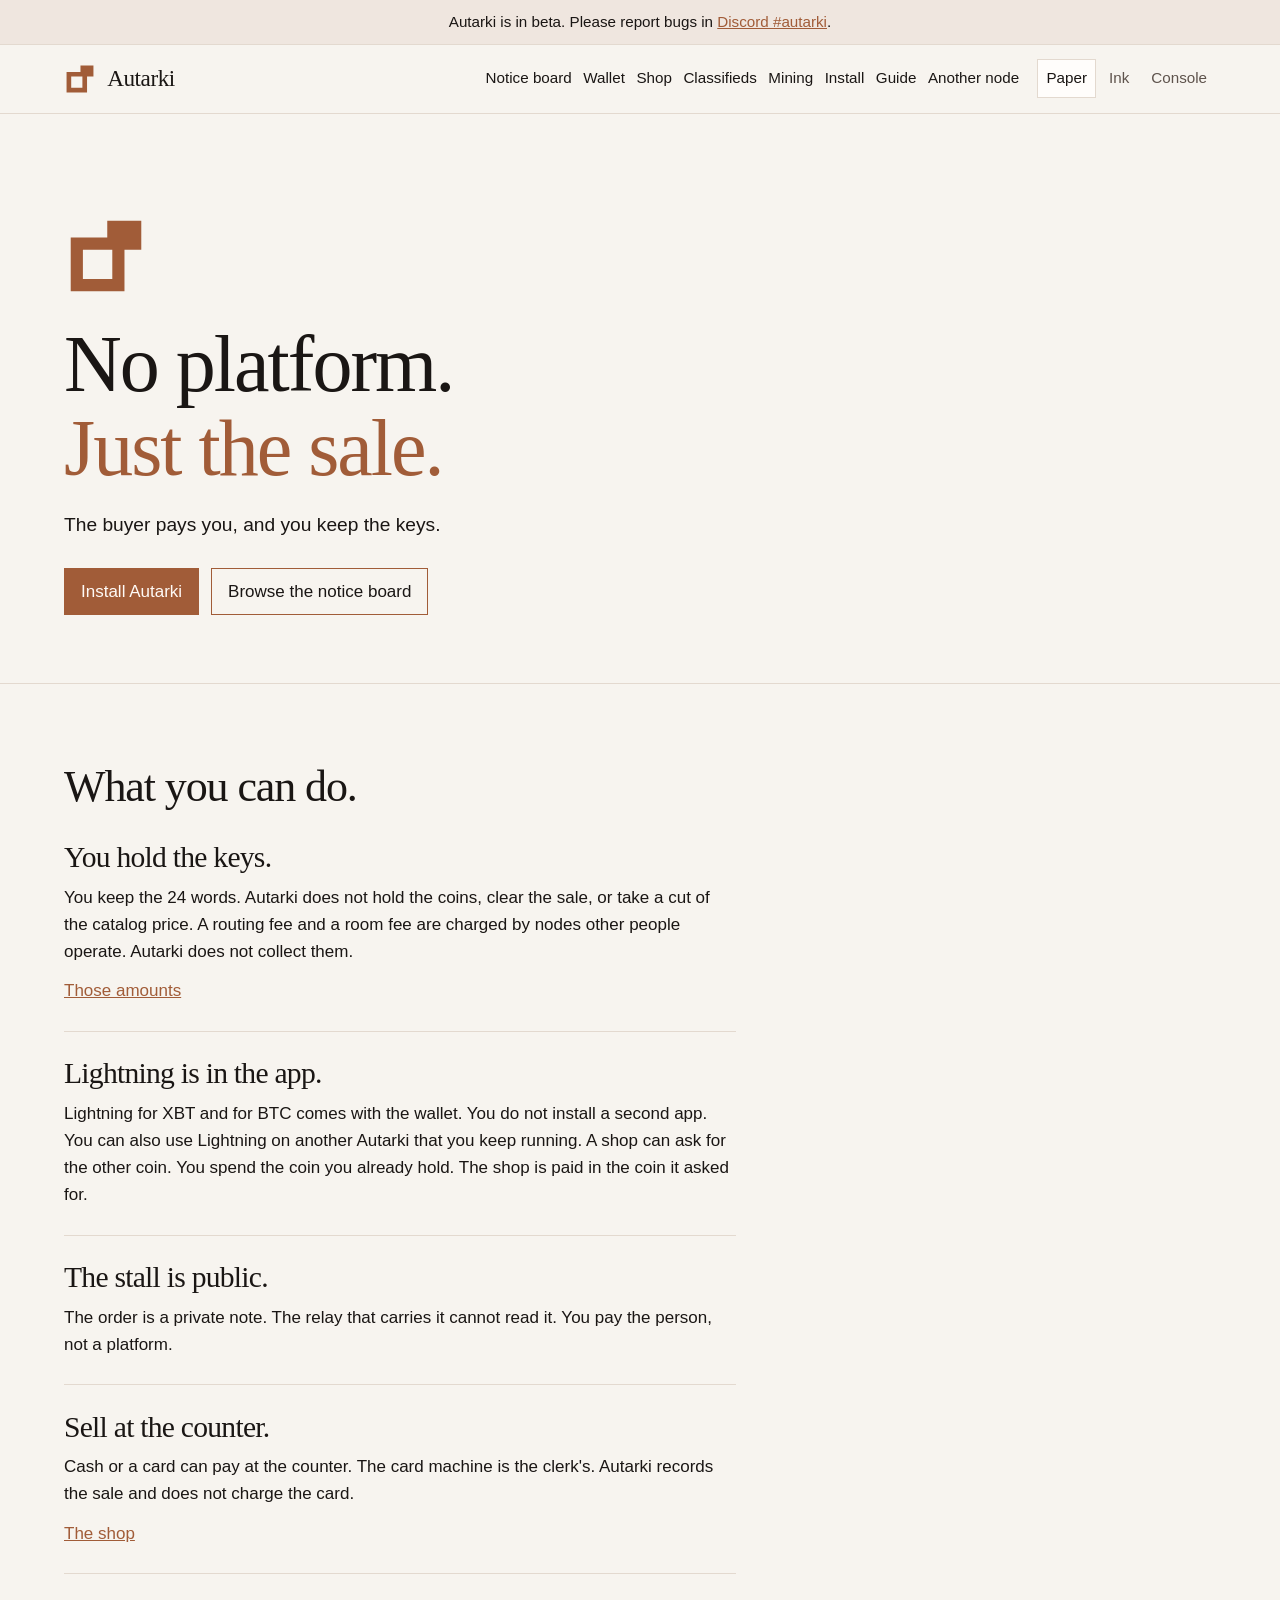
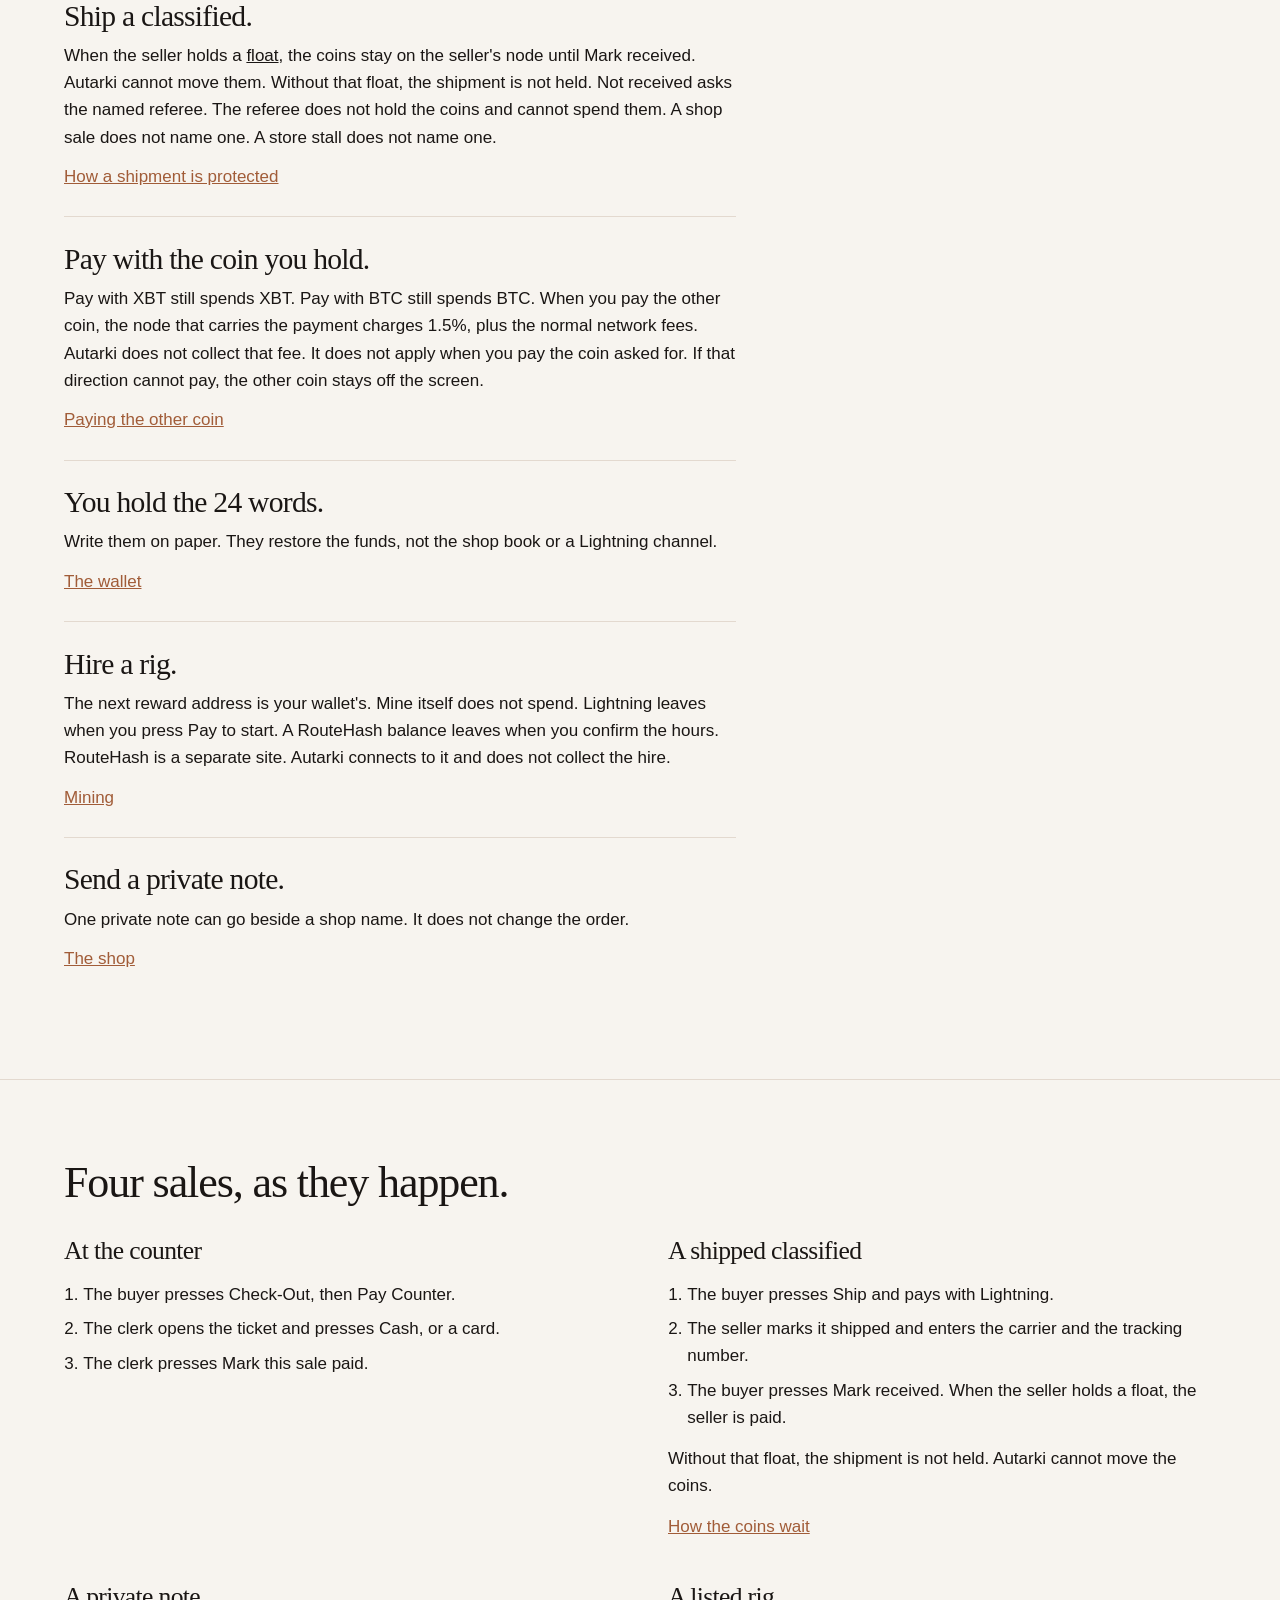
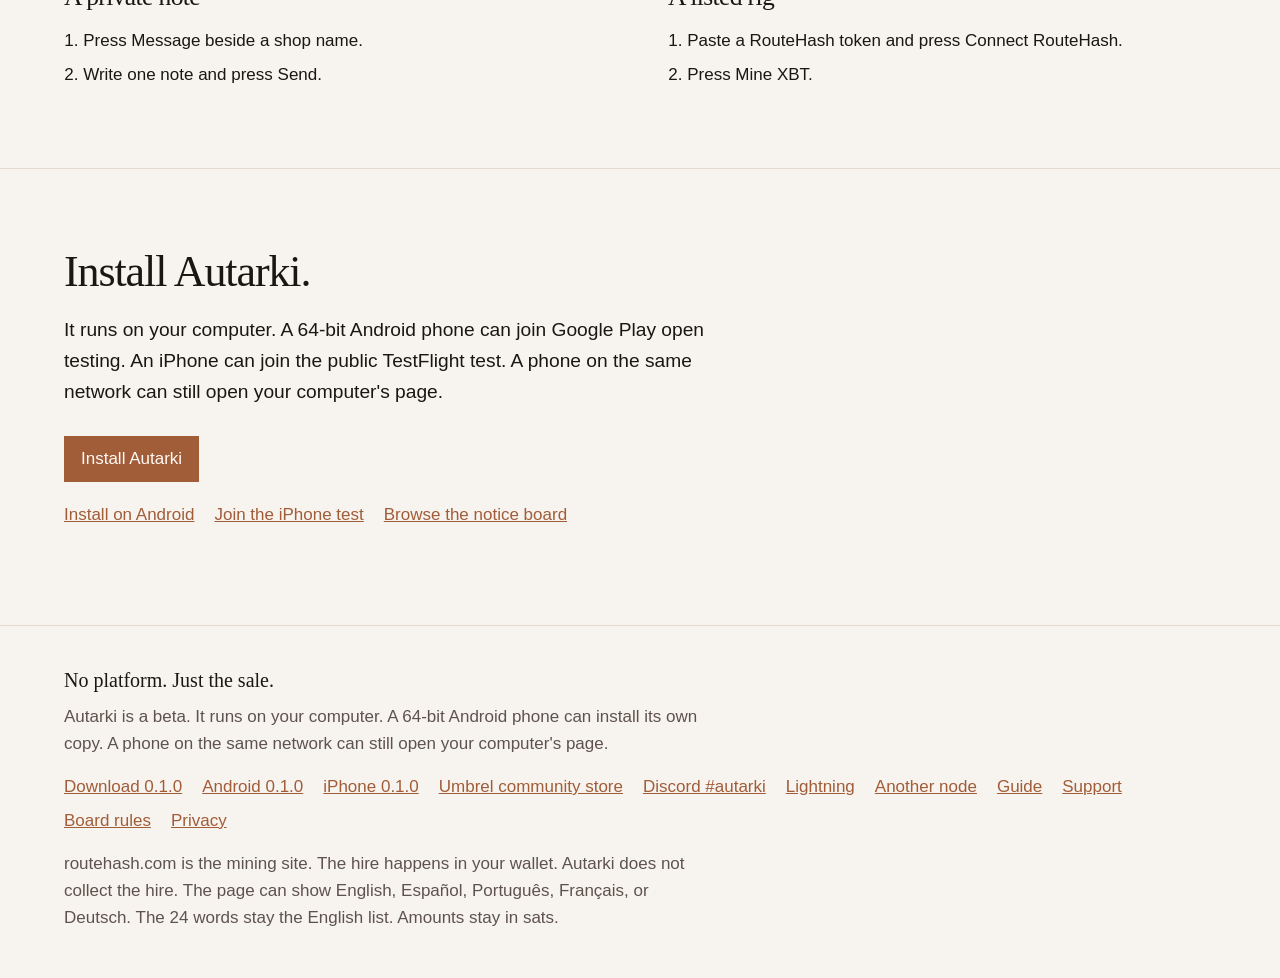
<file: site/index.html>
<!DOCTYPE html>
<html lang="en" data-theme="paper">
<head>
  <meta charset="utf-8">
  <meta name="viewport" content="width=device-width, initial-scale=1">
  <script>
    try {
      var t = localStorage.getItem("autarki-theme");
      if (t === "ink" || t === "console" || t === "paper") {
        document.documentElement.setAttribute("data-theme", t);
      }
    } catch (e) {}
  </script>
  <title>Autarki. No platform. Just the sale.</title>
  <meta name="description" content="The buyer pays you, and you keep the keys. Autarki is the wallet and the shop.">
  <link rel="canonical" href="https://autarki.app/">
  <meta name="robots" content="index, follow, max-image-preview:large">
  <meta property="og:site_name" content="Autarki">
  <meta property="og:type" content="website">
  <meta property="og:title" content="Autarki. No platform. Just the sale.">
  <meta property="og:description" content="The buyer pays you, and you keep the keys. Autarki is the wallet and the shop.">
  <meta property="og:url" content="https://autarki.app/">
  <meta property="og:image" content="https://autarki.app/assets/og.png">
  <meta property="og:image:type" content="image/png">
  <meta property="og:image:width" content="1200">
  <meta property="og:image:height" content="630">
  <meta property="og:image:alt" content="Autarki. No platform. Just the sale.">
  <meta name="twitter:card" content="summary_large_image">
  <meta name="twitter:title" content="Autarki. No platform. Just the sale.">
  <meta name="twitter:description" content="The buyer pays you, and you keep the keys. Autarki is the wallet and the shop.">
  <meta name="twitter:image" content="https://autarki.app/assets/og.png">
  <meta name="twitter:image:alt" content="Autarki. No platform. Just the sale.">
  <link rel="alternate" type="text/markdown" href="https://autarki.app/index.md" title="Home">
  <link rel="describedby" href="https://autarki.app/llms.txt" type="text/plain">
  <meta name="theme-color" content="#f7f4ef">
  <link rel="icon" href="favicon.svg" type="image/svg+xml">
  <link rel="stylesheet" href="css/site.css?v=20261116a">
  <script type="application/ld+json">
  {
    "@context": "https://schema.org",
    "@graph": [
      {
        "@type": "WebSite",
        "@id": "https://autarki.app/#website",
        "name": "Autarki",
        "url": "https://autarki.app/",
        "description": "The buyer pays you, and you keep the keys. Autarki is the wallet and the shop.",
        "inLanguage": "en",
        "publisher": {
          "@id": "https://autarki.app/#software"
        }
      },
      {
        "@type": "SoftwareApplication",
        "@id": "https://autarki.app/#software",
        "name": "Autarki",
        "url": "https://autarki.app/",
        "description": "The buyer pays you, and you keep the keys. Autarki is the wallet and the shop. It runs on your computer. A 64-bit Android phone can install its own copy. A phone on the same network can still open your computer's page.",
        "applicationCategory": "FinanceApplication",
        "operatingSystem": "StartOS, Umbrel, Ubuntu, Android",
        "softwareVersion": "0.1.0",
        "downloadUrl": "https://github.com/RouteHash-com/autarki/releases/tag/0.1.0",
        "image": "https://autarki.app/assets/og.png",
        "sameAs": [
          "https://github.com/RouteHash-com/autarki",
          "https://discord.gg/VBxvzQXvt"
        ]
      },
      {
        "@type": "WebPage",
        "@id": "https://autarki.app/#webpage",
        "url": "https://autarki.app/",
        "name": "Autarki. No platform. Just the sale.",
        "description": "The buyer pays you, and you keep the keys. Autarki is the wallet and the shop.",
        "isPartOf": {
          "@id": "https://autarki.app/#website"
        },
        "about": {
          "@id": "https://autarki.app/#software"
        },
        "inLanguage": "en",
        "primaryImageOfPage": {
          "@type": "ImageObject",
          "url": "https://autarki.app/assets/og.png",
          "width": 1200,
          "height": 630
        }
      }
    ]
  }
  </script>
</head>
<body>
  <a class="skip" href="#main">Skip to content</a>
  <div class="beta-banner">
    <p class="wrap">Autarki is in beta. Please report bugs in <a href="https://discord.gg/VBxvzQXvt">Discord #autarki</a>.</p>
  </div>
  <header class="site-header">
    <div class="wrap header-bar">
      <a class="brand" href="/">
        <svg class="mark" viewBox="-80 -80 1000 1000" aria-hidden="true">
          <path fill="currentColor" fill-rule="evenodd" d="M435 0H840V345H640V840H0V200H435Z M145 345H495V695H145Z"/>
        </svg>
        <span class="brand-name">Autarki</span>
      </a>
      <nav class="site-nav" aria-label="Primary">
        <ul>
          <li><a href="/notice-board">Notice board</a></li>
          <li><a href="/wallet">Wallet</a></li>
          <li><a href="/shop">Shop</a></li>
          <li><a href="/classifieds">Classifieds</a></li>
          <li><a href="/mining">Mining</a></li>
          <li><a href="/install">Install</a></li>
          <li><a href="/guide">Guide</a></li>
          <li><a href="/channel">Another node</a></li>
        </ul>
      </nav>
      <div class="themes" role="group" aria-label="Contrast">
        <button type="button" data-theme-choice="paper" aria-pressed="true">Paper</button>
        <button type="button" data-theme-choice="ink" aria-pressed="false">Ink</button>
        <button type="button" data-theme-choice="console" aria-pressed="false">Console</button>
      </div>
    </div>
  </header>

  <main id="main">
    <section class="hero">
      <div class="wrap">
        <div class="hero-lockup">
          <svg class="mark" viewBox="-80 -80 1000 1000" aria-hidden="true">
            <path fill="currentColor" fill-rule="evenodd" d="M435 0H840V345H640V840H0V200H435Z M145 345H495V695H145Z"/>
          </svg>
        </div>
        <h1>No platform.<span class="line">Just the sale.</span></h1>
        <p class="lede">The buyer pays you, and you keep the keys.</p>
        <div class="actions">
          <a class="button" href="/install">Install Autarki</a>
          <a class="button button-ghost" href="/notice-board">Browse the notice board</a>
        </div>
      </div>
    </section>

    <section class="band home-list">
      <div class="wrap">
        <h2>What you can do.</h2>
        <div class="feature-rows">
          <article>
            <h3>You hold the keys.</h3>
            <p>You keep the 24 words. Autarki does not hold the coins, clear the sale, or take a cut of the catalog price. A routing fee and a room fee are charged by nodes other people operate. Autarki does not collect them.</p>
            <p class="more"><a href="/wallet#fee-spot">Those amounts</a></p>
          </article>
          <article>
            <h3>Lightning is in the app.</h3>
            <p>Lightning for XBT and for BTC comes with the wallet. You do not install a second app. You can also use Lightning on another Autarki that you keep running. A shop can ask for the other coin. You spend the coin you already hold. The shop is paid in the coin it asked for.</p>
          </article>
          <article>
            <h3>The stall is public.</h3>
            <p>The order is a private note. The relay that carries it cannot read it. You pay the person, not a platform.</p>
          </article>
          <article>
            <h3>Sell at the counter.</h3>
            <p>Cash or a card can pay at the counter. The card machine is the clerk's. Autarki records the sale and does not charge the card.</p>
            <p class="more"><a href="/shop">The shop</a></p>
          </article>
          <article>
            <h3>Ship a classified.</h3>
            <p>When the seller holds a <a href="/classifieds#protection">float</a>, the coins stay on the seller's node until Mark received. Autarki cannot move them. Without that float, the shipment is not held. Not received asks the named referee. The referee does not hold the coins and cannot spend them. A shop sale does not name one. A store stall does not name one.</p>
            <p class="more"><a href="/classifieds#protection">How a shipment is protected</a></p>
          </article>
          <article>
            <h3>Pay with the coin you hold.</h3>
            <p>Pay with XBT still spends XBT. Pay with BTC still spends BTC. When you pay the other coin, the node that carries the payment charges 1.5%, plus the normal network fees. Autarki does not collect that fee. It does not apply when you pay the coin asked for. If that direction cannot pay, the other coin stays off the screen.</p>
            <p class="more"><a href="/wallet#other-coin">Paying the other coin</a></p>
          </article>
          <article>
            <h3>You hold the 24 words.</h3>
            <p>Write them on paper. They restore the funds, not the shop book or a Lightning channel.</p>
            <p class="more"><a href="/wallet#words">The wallet</a></p>
          </article>
          <article>
            <h3>Hire a rig.</h3>
            <p>The next reward address is your wallet's. Mine itself does not spend. Lightning leaves when you press Pay to start. A RouteHash balance leaves when you confirm the hours. RouteHash is a separate site. Autarki connects to it and does not collect the hire.</p>
            <p class="more"><a href="/mining">Mining</a></p>
          </article>
          <article>
            <h3>Send a private note.</h3>
            <p>One private note can go beside a shop name. It does not change the order.</p>
            <p class="more"><a href="/shop">The shop</a></p>
          </article>
        </div>
      </div>
    </section>

    <section class="band home-sales">
      <div class="wrap">
        <h2>Four sales, as they happen.</h2>
        <div class="sale-rows">
          <article>
            <h3>At the counter</h3>
            <ol class="steps">
              <li>The buyer presses Check-Out, then Pay Counter.</li>
              <li>The clerk opens the ticket and presses Cash, or a card.</li>
              <li>The clerk presses Mark this sale paid.</li>
            </ol>
          </article>
          <article>
            <h3>A shipped classified</h3>
            <ol class="steps">
              <li>The buyer presses Ship and pays with Lightning.</li>
              <li>The seller marks it shipped and enters the carrier and the tracking number.</li>
              <li>The buyer presses Mark received. When the seller holds a float, the seller is paid.</li>
            </ol>
            <p>Without that float, the shipment is not held. Autarki cannot move the coins.</p>
            <p class="more"><a href="/classifieds#protection">How the coins wait</a></p>
          </article>
          <article>
            <h3>A private note</h3>
            <ol class="steps">
              <li>Press Message beside a shop name.</li>
              <li>Write one note and press Send.</li>
            </ol>
          </article>
          <article>
            <h3>A listed rig</h3>
            <ol class="steps">
              <li>Paste a RouteHash token and press Connect RouteHash.</li>
              <li>Press Mine XBT.</li>
            </ol>
          </article>
        </div>
      </div>
    </section>

    <section class="band home-install">
      <div class="wrap">
        <h2>Install Autarki.</h2>
        <p class="lede">It runs on your computer. A 64-bit Android phone can join Google Play open testing. An iPhone can join the public TestFlight test. A phone on the same network can still open your computer's page.</p>
        <div class="actions">
          <a class="button" href="/install">Install Autarki</a>
        </div>
        <p class="more">
          <a href="/install#android">Install on Android</a>
          <a href="/install#iphone">Join the iPhone test</a>
          <a href="/notice-board">Browse the notice board</a>
        </p>
      </div>
    </section>
  </main>

  <footer class="site-footer">
    <div class="wrap">
      <p class="footer-slogan">No platform. Just the sale.</p>
      <p>Autarki is a beta. It runs on your computer. A 64-bit Android phone can install its own copy. A phone on the same network can still open your computer's page.</p>
      <ul class="footer-links">
        <li><a href="https://github.com/RouteHash-com/autarki/releases/tag/0.1.0">Download 0.1.0</a></li>
        <li><a href="/install#android">Android 0.1.0</a></li>
        <li><a href="/install#iphone">iPhone 0.1.0</a></li>
        <li><a href="https://github.com/RouteHash-com/umbrel-store">Umbrel community store</a></li>
        <li><a href="https://discord.gg/VBxvzQXvt">Discord #autarki</a></li>
        <li><a href="/lightning">Lightning</a></li>
        <li><a href="/channel">Another node</a></li>
        <li><a href="/guide">Guide</a></li>
        <li><a href="/support">Support</a></li>
        <li><a href="/board">Board rules</a></li>
        <li><a href="/privacy">Privacy</a></li>
      </ul>
      <p>routehash.com is the mining site. The hire happens in your wallet. Autarki does not collect the hire. The page can show English, Español, Português, Français, or Deutsch. The 24 words stay the English list. Amounts stay in sats.</p>
    </div>
  </footer>
  <script src="js/site.js"></script>
</body>
</html>
</file>
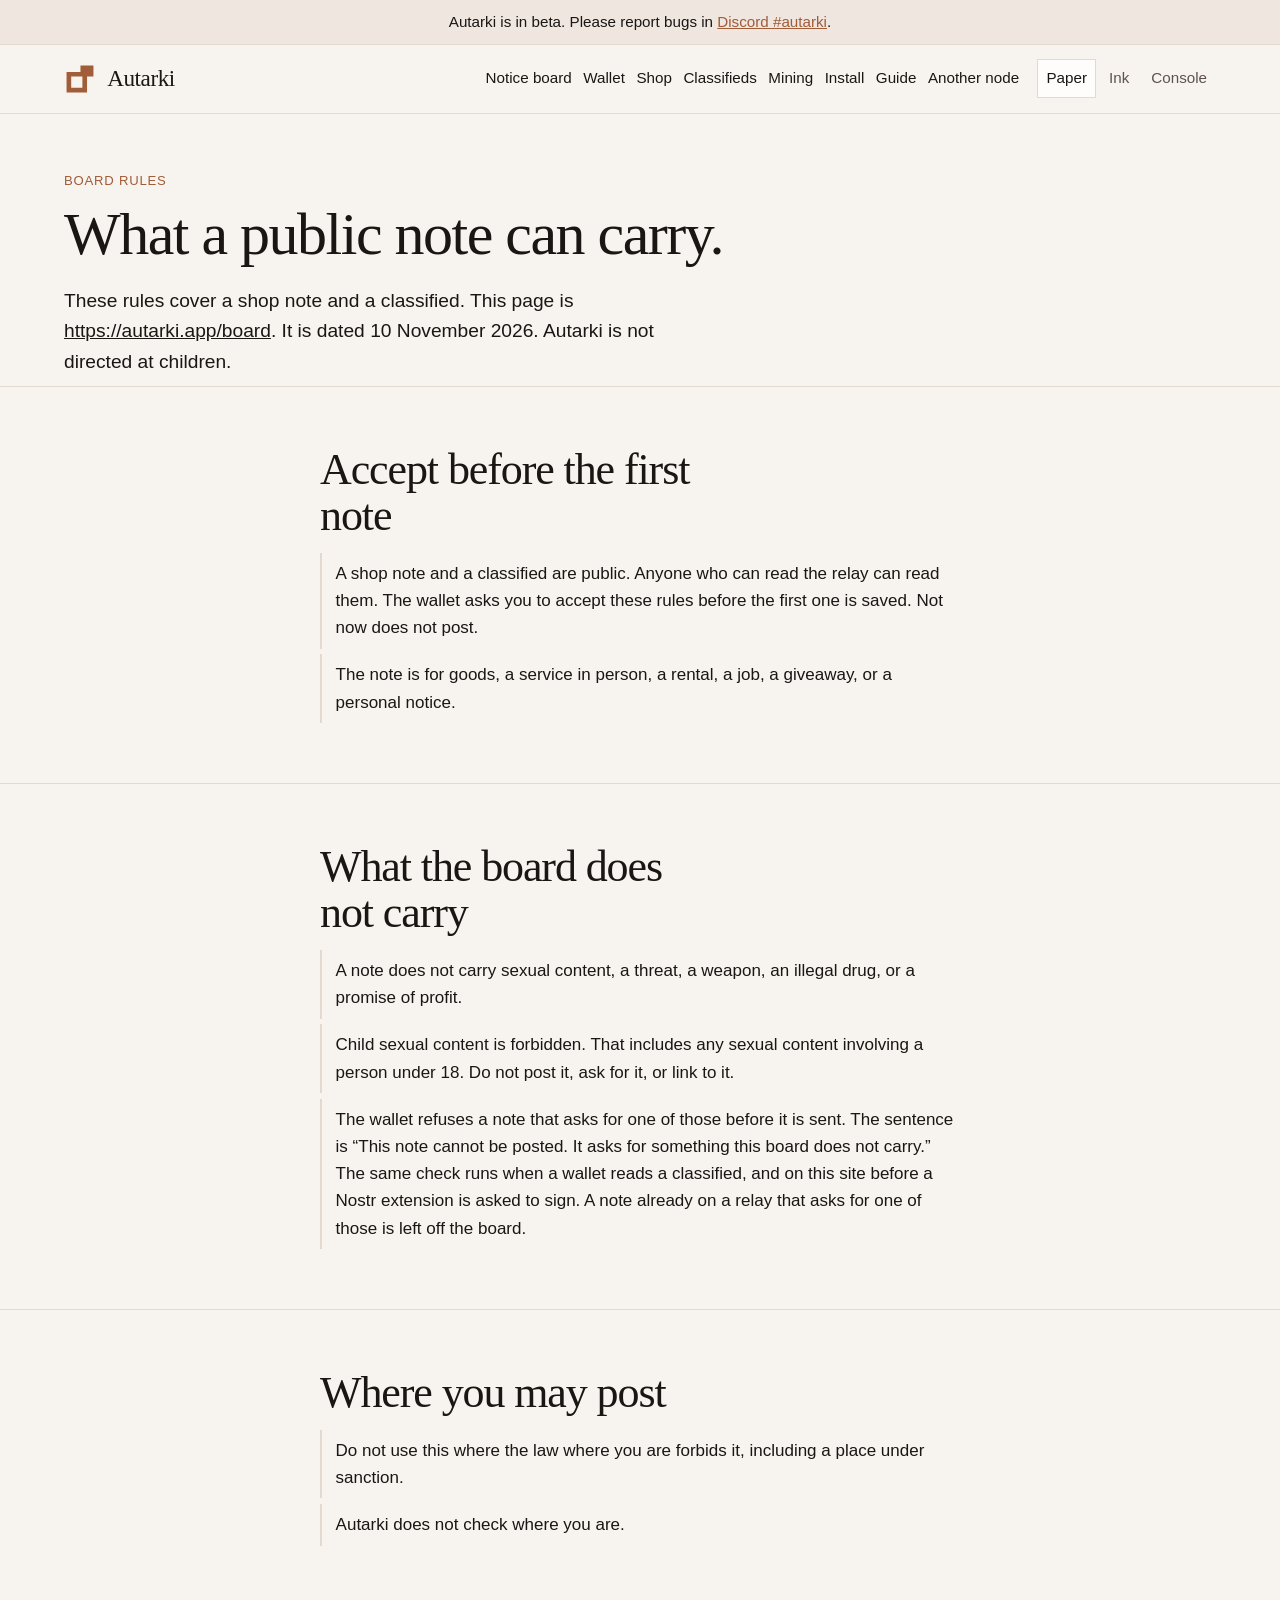
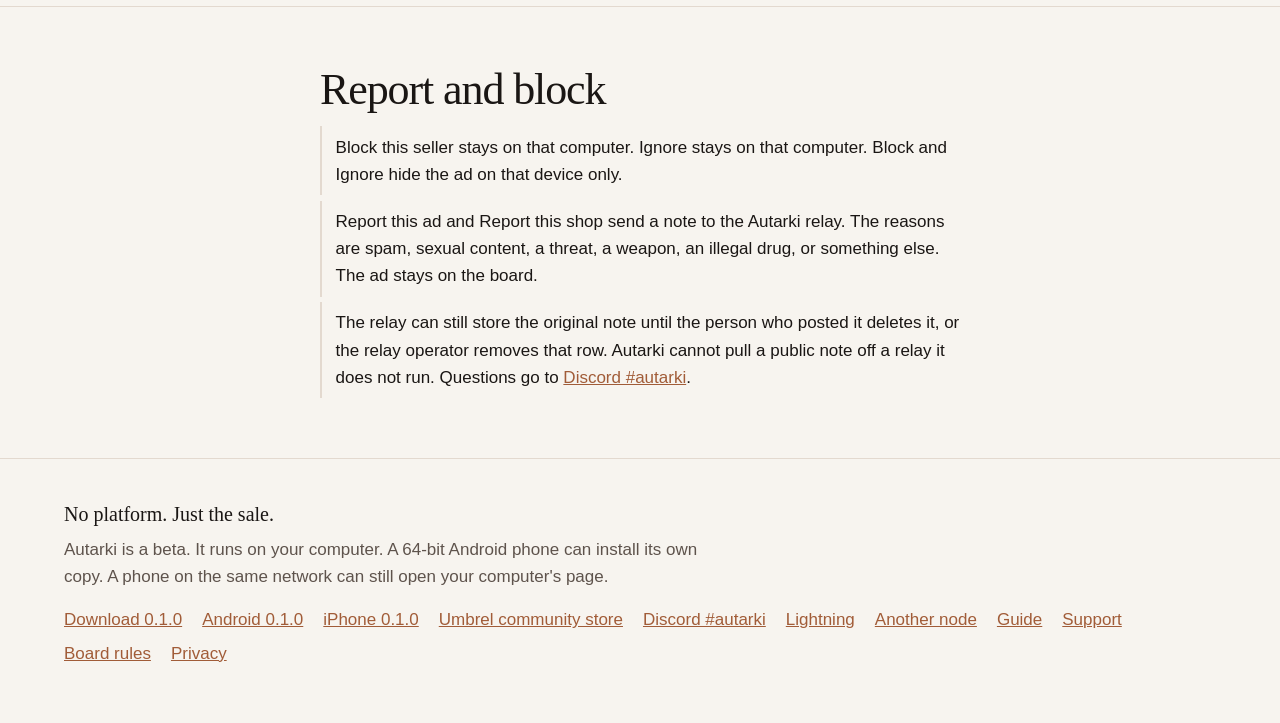
<file: site/board.html>
<!DOCTYPE html>
<html lang="en" data-theme="paper">
<head>
  <meta charset="utf-8">
  <meta name="viewport" content="width=device-width, initial-scale=1">
  <script>
    try {
      var t = localStorage.getItem("autarki-theme");
      if (t === "ink" || t === "console" || t === "paper") {
        document.documentElement.setAttribute("data-theme", t);
      }
    } catch (e) {}
  </script>
  <title>Board rules. Autarki</title>
  <meta name="description" content="Rules for a public shop note and a classified. Child sexual content is forbidden. A report does not remove the ad.">
  <link rel="canonical" href="https://autarki.app/board">
  <meta name="robots" content="index, follow, max-image-preview:large">
  <meta property="og:site_name" content="Autarki">
  <meta property="og:type" content="website">
  <meta property="og:title" content="Board rules. Autarki">
  <meta property="og:description" content="Rules for a public shop note and a classified. Child sexual content is forbidden. A report does not remove the ad.">
  <meta property="og:url" content="https://autarki.app/board">
  <meta property="og:image" content="https://autarki.app/assets/og.png">
  <meta property="og:image:type" content="image/png">
  <meta property="og:image:width" content="1200">
  <meta property="og:image:height" content="630">
  <meta property="og:image:alt" content="Autarki. No platform. Just the sale.">
  <meta name="twitter:card" content="summary_large_image">
  <meta name="twitter:title" content="Board rules. Autarki">
  <meta name="twitter:description" content="Rules for a public shop note and a classified. Child sexual content is forbidden. A report does not remove the ad.">
  <meta name="twitter:image" content="https://autarki.app/assets/og.png">
  <meta name="twitter:image:alt" content="Autarki. No platform. Just the sale.">
  <link rel="alternate" type="text/markdown" href="https://autarki.app/board.md" title="Board rules">
  <link rel="describedby" href="https://autarki.app/llms.txt" type="text/plain">
  <meta name="theme-color" content="#f7f4ef">
  <link rel="icon" href="favicon.svg" type="image/svg+xml">
  <link rel="stylesheet" href="css/site.css">
  <script type="application/ld+json">
  {
    "@context": "https://schema.org",
    "@graph": [
      {
        "@type": "WebPage",
        "@id": "https://autarki.app/board#webpage",
        "url": "https://autarki.app/board",
        "name": "Board rules. Autarki",
        "description": "Rules for a public shop note and a classified. Child sexual content is forbidden. A report does not remove the ad.",
        "isPartOf": { "@id": "https://autarki.app/#website" },
        "inLanguage": "en"
      }
    ]
  }
  </script>
</head>
<body>
  <a class="skip" href="#main">Skip to content</a>
  <div class="beta-banner">
    <p class="wrap">Autarki is in beta. Please report bugs in <a href="https://discord.gg/VBxvzQXvt">Discord #autarki</a>.</p>
  </div>
  <header class="site-header">
    <div class="wrap header-bar">
      <a class="brand" href="/">
        <svg class="mark" viewBox="-80 -80 1000 1000" aria-hidden="true">
          <path fill="currentColor" fill-rule="evenodd" d="M435 0H840V345H640V840H0V200H435Z M145 345H495V695H145Z"/>
        </svg>
        <span class="brand-name">Autarki</span>
      </a>
      <nav class="site-nav" aria-label="Primary">
        <ul>
          <li><a href="/notice-board">Notice board</a></li>
          <li><a href="/wallet">Wallet</a></li>
          <li><a href="/shop">Shop</a></li>
          <li><a href="/classifieds">Classifieds</a></li>
          <li><a href="/mining">Mining</a></li>
          <li><a href="/install">Install</a></li>
          <li><a href="/guide">Guide</a></li>
          <li><a href="/channel">Another node</a></li>
        </ul>
      </nav>
      <div class="themes" role="group" aria-label="Contrast">
        <button type="button" data-theme-choice="paper" aria-pressed="true">Paper</button>
        <button type="button" data-theme-choice="ink" aria-pressed="false">Ink</button>
        <button type="button" data-theme-choice="console" aria-pressed="false">Console</button>
      </div>
    </div>
  </header>

  <main id="main">
    <header class="page-hero">
      <div class="wrap">
        <p class="kicker">Board rules</p>
        <h1>What a public note can carry.</h1>
        <p class="lede">These rules cover a shop note and a classified. This page is <a href="https://autarki.app/board">https://autarki.app/board</a>. It is dated 10 November 2026. Autarki is not directed at children.</p>
      </div>
    </header>

    <section class="band">
      <div class="wrap prose">
        <h2>Accept before the first note</h2>
        <ul class="brief">
          <li>A shop note and a classified are public. Anyone who can read the relay can read them. The wallet asks you to accept these rules before the first one is saved. Not now does not post.</li>
          <li>The note is for goods, a service in person, a rental, a job, a giveaway, or a personal notice.</li>
        </ul>
      </div>
    </section>

    <section class="band">
      <div class="wrap prose">
        <h2>What the board does not carry</h2>
        <ul class="brief">
          <li>A note does not carry sexual content, a threat, a weapon, an illegal drug, or a promise of profit.</li>
          <li>Child sexual content is forbidden. That includes any sexual content involving a person under 18. Do not post it, ask for it, or link to it.</li>
          <li>The wallet refuses a note that asks for one of those before it is sent. The sentence is “This note cannot be posted. It asks for something this board does not carry.” The same check runs when a wallet reads a classified, and on this site before a Nostr extension is asked to sign. A note already on a relay that asks for one of those is left off the board.</li>
        </ul>
      </div>
    </section>

    <section class="band">
      <div class="wrap prose">
        <h2>Where you may post</h2>
        <ul class="brief">
          <li>Do not use this where the law where you are forbids it, including a place under sanction.</li>
          <li>Autarki does not check where you are.</li>
        </ul>
      </div>
    </section>

    <section class="band">
      <div class="wrap prose">
        <h2>Report and block</h2>
        <ul class="brief">
          <li>Block this seller stays on that computer. Ignore stays on that computer. Block and Ignore hide the ad on that device only.</li>
          <li>Report this ad and Report this shop send a note to the Autarki relay. The reasons are spam, sexual content, a threat, a weapon, an illegal drug, or something else. The ad stays on the board.</li>
          <li>The relay can still store the original note until the person who posted it deletes it, or the relay operator removes that row. Autarki cannot pull a public note off a relay it does not run. Questions go to <a href="https://discord.gg/VBxvzQXvt">Discord #autarki</a>.</li>
        </ul>
      </div>
    </section>
  </main>

  <footer class="site-footer">
    <div class="wrap">
      <p class="footer-slogan">No platform. Just the sale.</p>
      <p>Autarki is a beta. It runs on your computer. A 64-bit Android phone can install its own copy. A phone on the same network can still open your computer's page.</p>
      <ul class="footer-links">
        <li><a href="https://github.com/RouteHash-com/autarki/releases/tag/0.1.0">Download 0.1.0</a></li>
        <li><a href="/install#android">Android 0.1.0</a></li>
        <li><a href="/install#iphone">iPhone 0.1.0</a></li>
        <li><a href="https://github.com/RouteHash-com/umbrel-store">Umbrel community store</a></li>
        <li><a href="https://discord.gg/VBxvzQXvt">Discord #autarki</a></li>
        <li><a href="/lightning">Lightning</a></li>
        <li><a href="/channel">Another node</a></li>
        <li><a href="/guide">Guide</a></li>
        <li><a href="/support">Support</a></li>
        <li><a href="/board" aria-current="page">Board rules</a></li>
        <li><a href="/privacy">Privacy</a></li>
      </ul>
    </div>
  </footer>
  <script src="js/site.js"></script>
</body>
</html>
</file>
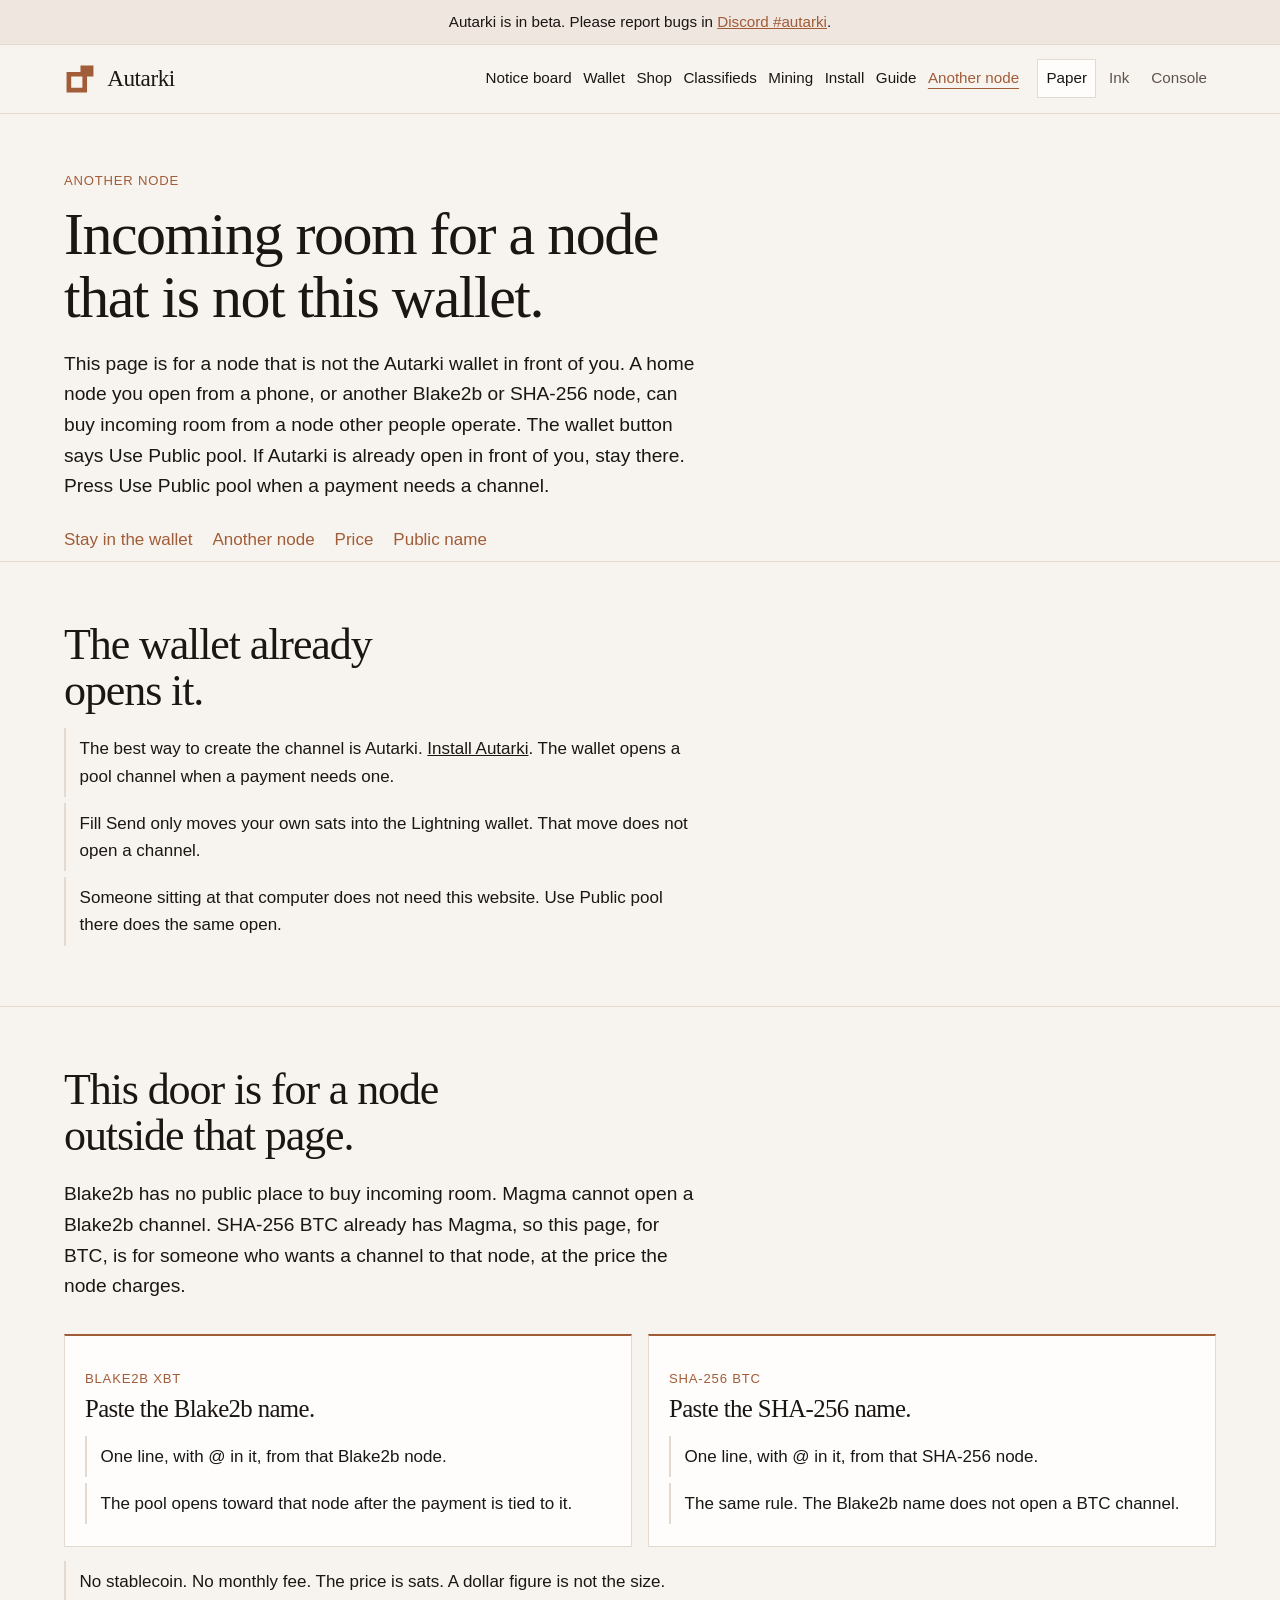
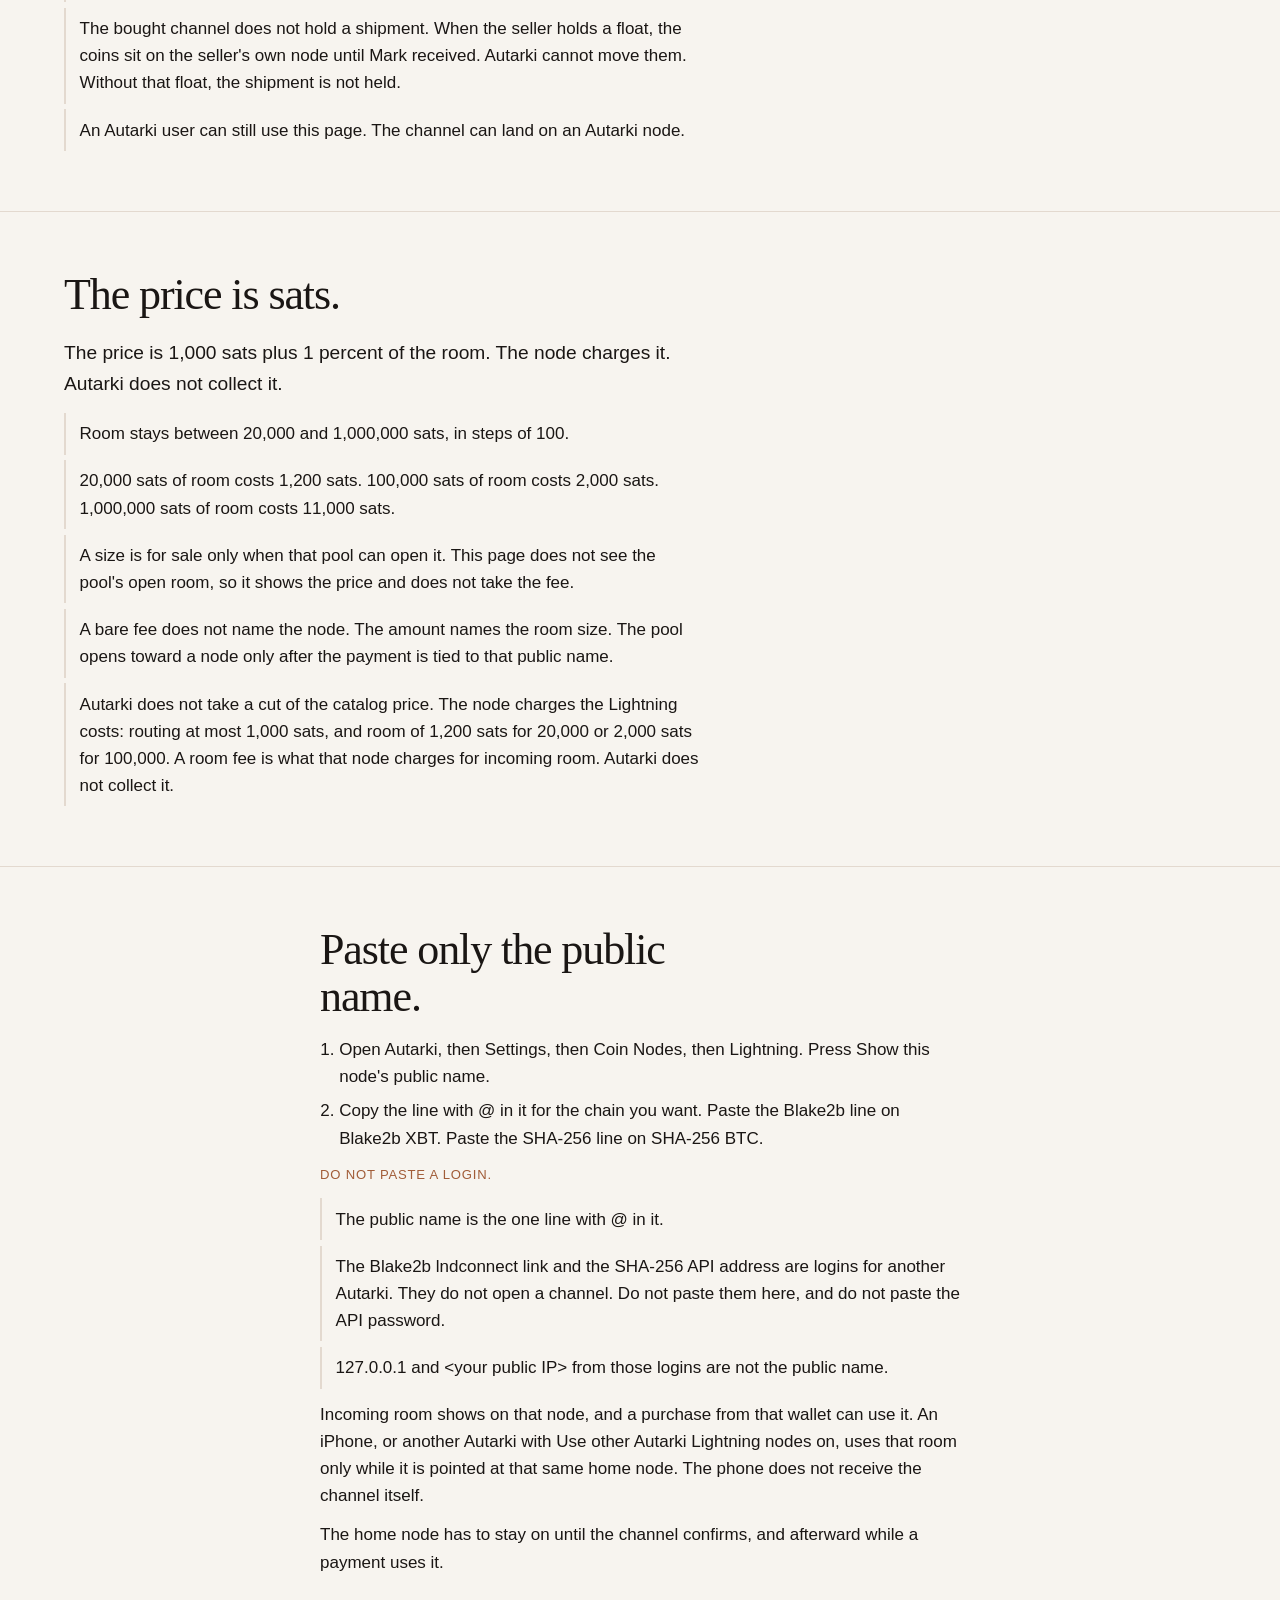
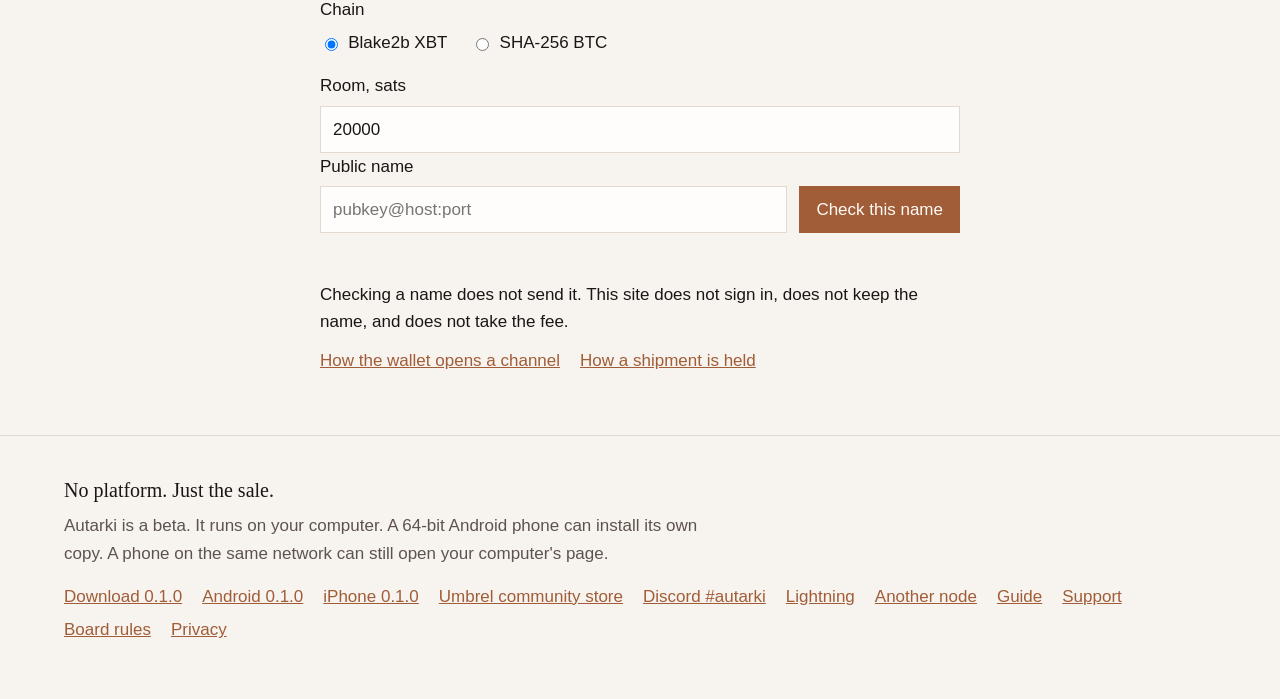
<file: site/channel.html>
<!DOCTYPE html>
<html lang="en" data-theme="paper">
<head>
  <meta charset="utf-8">
  <meta name="viewport" content="width=device-width, initial-scale=1">
  <script>
    try {
      var t = localStorage.getItem("autarki-theme");
      if (t === "ink" || t === "console" || t === "paper") {
        document.documentElement.setAttribute("data-theme", t);
      }
    } catch (e) {}
  </script>
  <title>Another node. Autarki</title>
  <meta name="description" content="Incoming room for a Lightning node that is not the Autarki page in front of you. Blake2b XBT, then SHA-256 BTC. The price is sats.">
  <link rel="canonical" href="https://autarki.app/channel">
  <meta name="robots" content="index, follow, max-image-preview:large">
  <meta property="og:site_name" content="Autarki">
  <meta property="og:type" content="website">
  <meta property="og:title" content="Another node. Autarki">
  <meta property="og:description" content="Incoming room for a Lightning node that is not the Autarki page in front of you. Blake2b XBT, then SHA-256 BTC. The price is sats.">
  <meta property="og:url" content="https://autarki.app/channel">
  <meta property="og:image" content="https://autarki.app/assets/og.png">
  <meta property="og:image:type" content="image/png">
  <meta property="og:image:width" content="1200">
  <meta property="og:image:height" content="630">
  <meta property="og:image:alt" content="Autarki. No platform. Just the sale.">
  <meta name="twitter:card" content="summary_large_image">
  <meta name="twitter:title" content="Another node. Autarki">
  <meta name="twitter:description" content="Incoming room for a Lightning node that is not the Autarki page in front of you. Blake2b XBT, then SHA-256 BTC. The price is sats.">
  <meta name="twitter:image" content="https://autarki.app/assets/og.png">
  <meta name="twitter:image:alt" content="Autarki. No platform. Just the sale.">
  <link rel="alternate" type="text/markdown" href="https://autarki.app/channel.md" title="Another node">
  <link rel="describedby" href="https://autarki.app/llms.txt" type="text/plain">
  <meta name="theme-color" content="#f7f4ef">
  <link rel="icon" href="favicon.svg" type="image/svg+xml">
  <link rel="stylesheet" href="css/site.css">
  <script type="application/ld+json">
  {
    "@context": "https://schema.org",
    "@graph": [
      {
        "@type": "WebSite",
        "@id": "https://autarki.app/#website",
        "name": "Autarki",
        "url": "https://autarki.app/",
        "description": "The buyer pays you, and you keep the keys. Autarki is the wallet and the shop.",
        "inLanguage": "en",
        "publisher": {
          "@id": "https://autarki.app/#software"
        }
      },
      {
        "@type": "SoftwareApplication",
        "@id": "https://autarki.app/#software",
        "name": "Autarki",
        "url": "https://autarki.app/",
        "description": "The buyer pays you, and you keep the keys. Autarki is the wallet and the shop. It runs on your computer. A 64-bit Android phone can install its own copy. A phone on the same network can still open your computer's page.",
        "applicationCategory": "FinanceApplication",
        "operatingSystem": "StartOS, Umbrel, Ubuntu, Android",
        "softwareVersion": "0.1.0",
        "downloadUrl": "https://github.com/RouteHash-com/autarki/releases/tag/0.1.0",
        "image": "https://autarki.app/assets/og.png",
        "sameAs": [
          "https://github.com/RouteHash-com/autarki",
          "https://discord.gg/VBxvzQXvt"
        ]
      },
      {
        "@type": "WebPage",
        "@id": "https://autarki.app/channel#webpage",
        "url": "https://autarki.app/channel",
        "name": "Another node. Autarki",
        "description": "Incoming room for a Lightning node that is not the Autarki page in front of you. Blake2b XBT, then SHA-256 BTC. The price is sats.",
        "isPartOf": {
          "@id": "https://autarki.app/#website"
        },
        "about": {
          "@id": "https://autarki.app/#software"
        },
        "inLanguage": "en",
        "primaryImageOfPage": {
          "@type": "ImageObject",
          "url": "https://autarki.app/assets/og.png",
          "width": 1200,
          "height": 630
        }
      },
      {
        "@type": "BreadcrumbList",
        "@id": "https://autarki.app/channel#webpage-crumbs",
        "itemListElement": [
          {
            "@type": "ListItem",
            "position": 1,
            "name": "Autarki",
            "item": "https://autarki.app/"
          },
          {
            "@type": "ListItem",
            "position": 2,
            "name": "Another node",
            "item": "https://autarki.app/channel"
          }
        ]
      }
    ]
  }
  </script>
</head>
<body>
  <a class="skip" href="#main">Skip to content</a>
  <div class="beta-banner">
    <p class="wrap">Autarki is in beta. Please report bugs in <a href="https://discord.gg/VBxvzQXvt">Discord #autarki</a>.</p>
  </div>
  <header class="site-header">
    <div class="wrap header-bar">
      <a class="brand" href="/">
        <svg class="mark" viewBox="-80 -80 1000 1000" aria-hidden="true">
          <path fill="currentColor" fill-rule="evenodd" d="M435 0H840V345H640V840H0V200H435Z M145 345H495V695H145Z"/>
        </svg>
        <span class="brand-name">Autarki</span>
      </a>
      <nav class="site-nav" aria-label="Primary">
        <ul>
          <li><a href="/notice-board">Notice board</a></li>
          <li><a href="/wallet">Wallet</a></li>
          <li><a href="/shop">Shop</a></li>
          <li><a href="/classifieds">Classifieds</a></li>
          <li><a href="/mining">Mining</a></li>
          <li><a href="/install">Install</a></li>
          <li><a href="/guide">Guide</a></li>
          <li><a href="/channel" aria-current="page">Another node</a></li>
        </ul>
      </nav>
      <div class="themes" role="group" aria-label="Contrast">
        <button type="button" data-theme-choice="paper" aria-pressed="true">Paper</button>
        <button type="button" data-theme-choice="ink" aria-pressed="false">Ink</button>
        <button type="button" data-theme-choice="console" aria-pressed="false">Console</button>
      </div>
    </div>
  </header>

  <main id="main">
    <header class="page-hero">
      <div class="wrap">
        <p class="kicker">Another node</p>
        <h1>Incoming room for a node that is not this wallet.</h1>
        <p class="lede">This page is for a node that is not the Autarki wallet in front of you. A home node you open from a phone, or another Blake2b or SHA-256 node, can buy incoming room from a node other people operate. The wallet button says Use Public pool. If Autarki is already open in front of you, stay there. Press Use Public pool when a payment needs a channel.</p>
        <nav class="page-nav" aria-label="On this page">
          <a href="#stay">Stay in the wallet</a>
          <a href="#outside">Another node</a>
          <a href="#price">Price</a>
          <a href="#paste">Public name</a>
        </nav>
      </div>
    </header>

    <section class="band" id="stay">
      <div class="wrap">
        <h2>The wallet already opens it.</h2>
        <ul class="brief">
          <li>The best way to create the channel is Autarki. <a href="/install">Install Autarki</a>. The wallet opens a pool channel when a payment needs one.</li>
          <li>Fill Send only moves your own sats into the Lightning wallet. That move does not open a channel.</li>
          <li>Someone sitting at that computer does not need this website. Use Public pool there does the same open.</li>
        </ul>
      </div>
    </section>

    <section class="band" id="outside">
      <div class="wrap">
        <h2>This door is for a node outside that page.</h2>
        <p class="lede">Blake2b has no public place to buy incoming room. Magma cannot open a Blake2b channel. SHA-256 BTC already has Magma, so this page, for BTC, is for someone who wants a channel to that node, at the price the node charges.</p>
        <div class="choices">
          <article>
            <p class="kicker">Blake2b XBT</p>
            <h3>Paste the Blake2b name.</h3>
            <ul class="brief">
              <li>One line, with @ in it, from that Blake2b node.</li>
              <li>The pool opens toward that node after the payment is tied to it.</li>
            </ul>
          </article>
          <article>
            <p class="kicker">SHA-256 BTC</p>
            <h3>Paste the SHA-256 name.</h3>
            <ul class="brief">
              <li>One line, with @ in it, from that SHA-256 node.</li>
              <li>The same rule. The Blake2b name does not open a BTC channel.</li>
            </ul>
          </article>
        </div>
        <ul class="brief">
          <li>No stablecoin. No monthly fee. The price is sats. A dollar figure is not the size.</li>
          <li>The bought channel does not hold a shipment. When the seller holds a float, the coins sit on the seller's own node until Mark received. Autarki cannot move them. Without that float, the shipment is not held.</li>
          <li>An Autarki user can still use this page. The channel can land on an Autarki node.</li>
        </ul>
      </div>
    </section>

    <section class="band" id="price">
      <div class="wrap">
        <h2>The price is sats.</h2>
        <p class="lede">The price is 1,000 sats plus 1 percent of the room. The node charges it. Autarki does not collect it.</p>
        <ul class="brief">
          <li>Room stays between 20,000 and 1,000,000 sats, in steps of 100.</li>
          <li>20,000 sats of room costs 1,200 sats. 100,000 sats of room costs 2,000 sats. 1,000,000 sats of room costs 11,000 sats.</li>
          <li>A size is for sale only when that pool can open it. This page does not see the pool's open room, so it shows the price and does not take the fee.</li>
          <li>A bare fee does not name the node. The amount names the room size. The pool opens toward a node only after the payment is tied to that public name.</li>
          <li>Autarki does not take a cut of the catalog price. The node charges the Lightning costs: routing at most 1,000 sats, and room of 1,200 sats for 20,000 or 2,000 sats for 100,000. A room fee is what that node charges for incoming room. Autarki does not collect it.</li>
        </ul>
      </div>
    </section>

    <section class="band" id="paste">
      <div class="wrap prose">
        <h2>Paste only the public name.</h2>
        <ol class="steps">
          <li>Open Autarki, then Settings, then Coin Nodes, then Lightning. Press Show this node's public name.</li>
          <li>Copy the line with @ in it for the chain you want. Paste the Blake2b line on Blake2b XBT. Paste the SHA-256 line on SHA-256 BTC.</li>
        </ol>
        <p class="kicker">Do not paste a login.</p>
        <ul class="brief">
          <li>The public name is the one line with @ in it.</li>
          <li>The Blake2b lndconnect link and the SHA-256 API address are logins for another Autarki. They do not open a channel. Do not paste them here, and do not paste the API password.</li>
          <li>127.0.0.1 and &lt;your public IP&gt; from those logins are not the public name.</li>
        </ul>
        <p>Incoming room shows on that node, and a purchase from that wallet can use it. An iPhone, or another Autarki with Use other Autarki Lightning nodes on, uses that room only while it is pointed at that same home node. The phone does not receive the channel itself.</p>
        <p>The home node has to stay on until the channel confirms, and afterward while a payment uses it.</p>
        <form class="request-form" id="channel-check" action="/channel" method="post">
          <fieldset class="chain-pick">
            <legend>Chain</legend>
            <label><input type="radio" name="chain" value="xbt" checked> Blake2b XBT</label>
            <label><input type="radio" name="chain" value="btc"> SHA-256 BTC</label>
          </fieldset>
          <label for="channel-room">Room, sats</label>
          <div class="request-line">
            <input id="channel-room" name="room" type="text" inputmode="numeric" autocomplete="off" spellcheck="false" maxlength="12" value="20000">
          </div>
          <label for="channel-name">Public name</label>
          <div class="request-line">
            <input id="channel-name" name="name" type="text" autocomplete="off" spellcheck="false" maxlength="400" placeholder="pubkey@host:port">
            <button class="button" type="submit">Check this name</button>
          </div>
          <p class="request-status" role="status"></p>
        </form>
        <p>Checking a name does not send it. This site does not sign in, does not keep the name, and does not take the fee.</p>
        <p class="more"><a href="/wallet#lsp">How the wallet opens a channel</a><a href="/classifieds#protection">How a shipment is held</a></p>
      </div>
    </section>
  </main>

  <footer class="site-footer">
    <div class="wrap">
      <p class="footer-slogan">No platform. Just the sale.</p>
      <p>Autarki is a beta. It runs on your computer. A 64-bit Android phone can install its own copy. A phone on the same network can still open your computer's page.</p>
      <ul class="footer-links">
        <li><a href="https://github.com/RouteHash-com/autarki/releases/tag/0.1.0">Download 0.1.0</a></li>
        <li><a href="/install#android">Android 0.1.0</a></li>
        <li><a href="/install#iphone">iPhone 0.1.0</a></li>
        <li><a href="https://github.com/RouteHash-com/umbrel-store">Umbrel community store</a></li>
        <li><a href="https://discord.gg/VBxvzQXvt">Discord #autarki</a></li>
        <li><a href="/lightning">Lightning</a></li>
        <li><a href="/channel" aria-current="page">Another node</a></li>
        <li><a href="/guide">Guide</a></li>
        <li><a href="/support">Support</a></li>
        <li><a href="/board">Board rules</a></li>
        <li><a href="/privacy">Privacy</a></li>
      </ul>
    </div>
  </footer>
  <script src="js/site.js"></script>
  <script src="js/channel.js"></script>
</body>
</html>
</file>
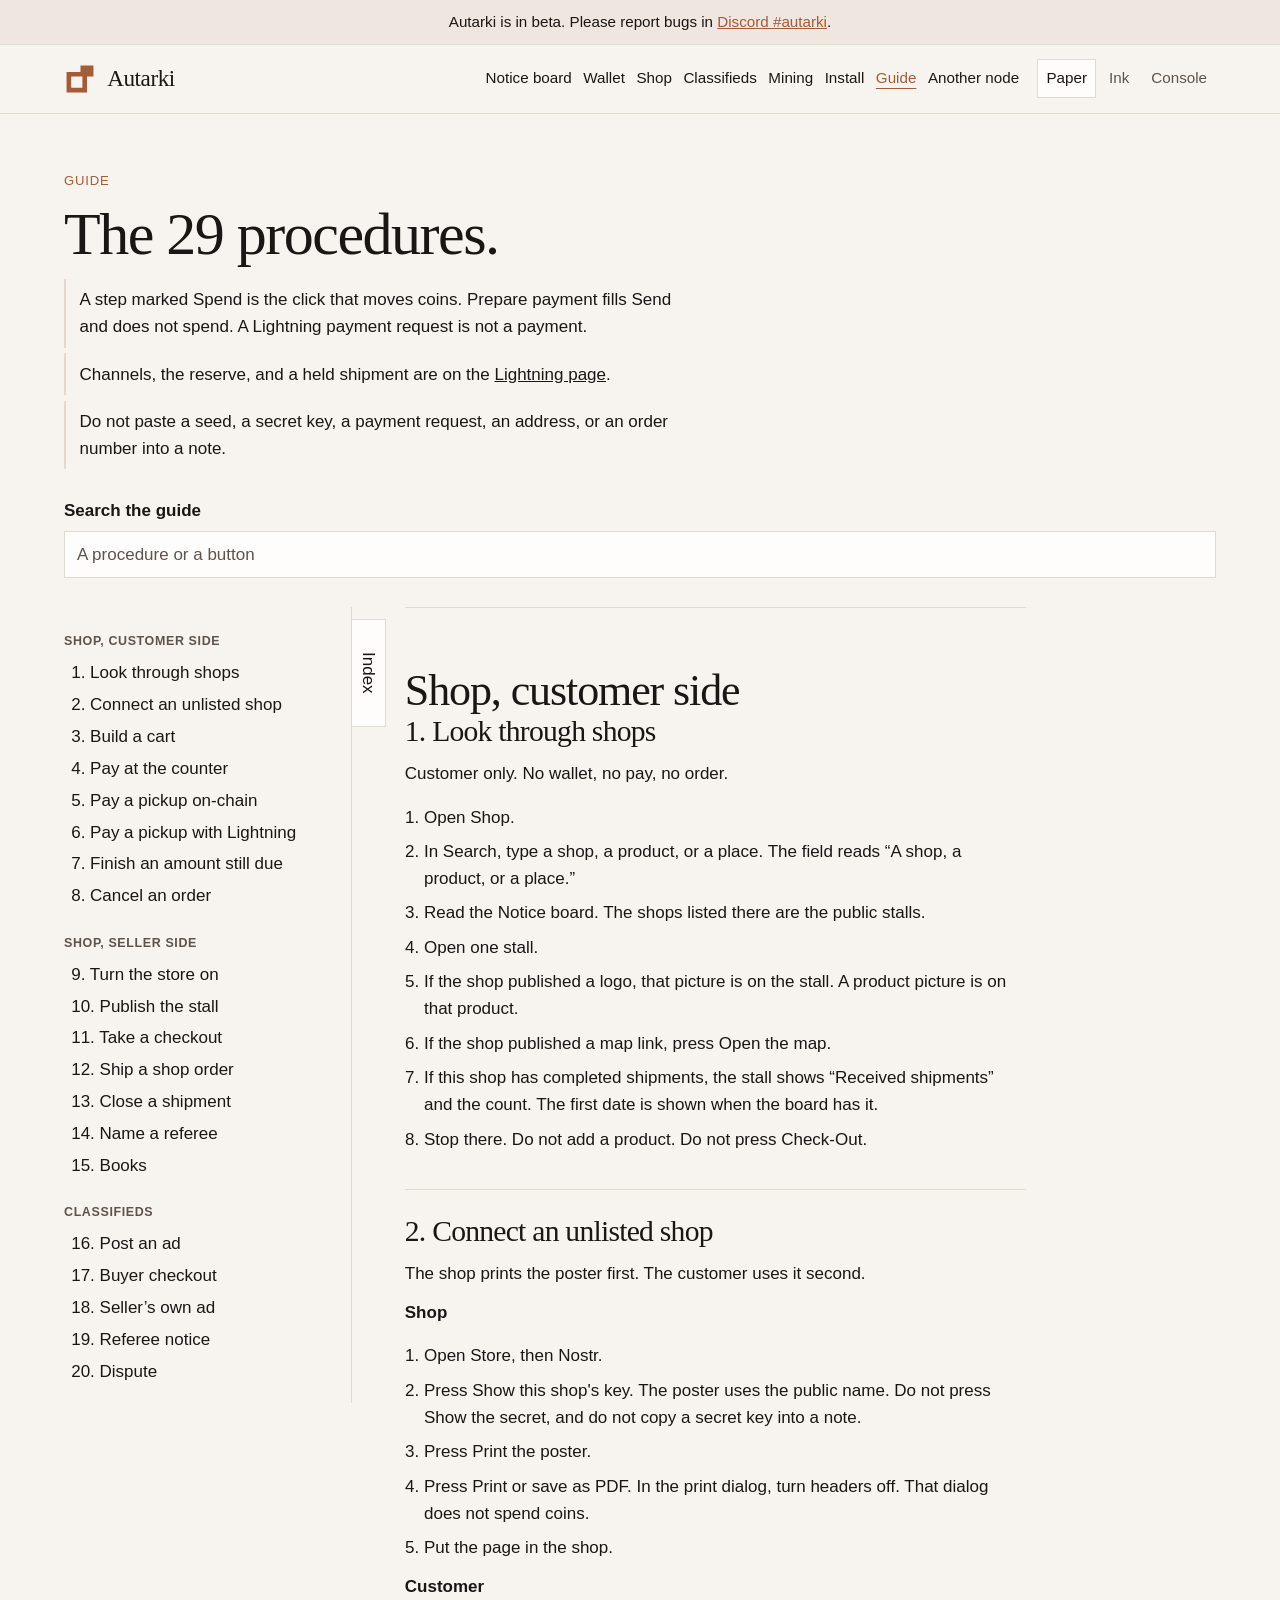
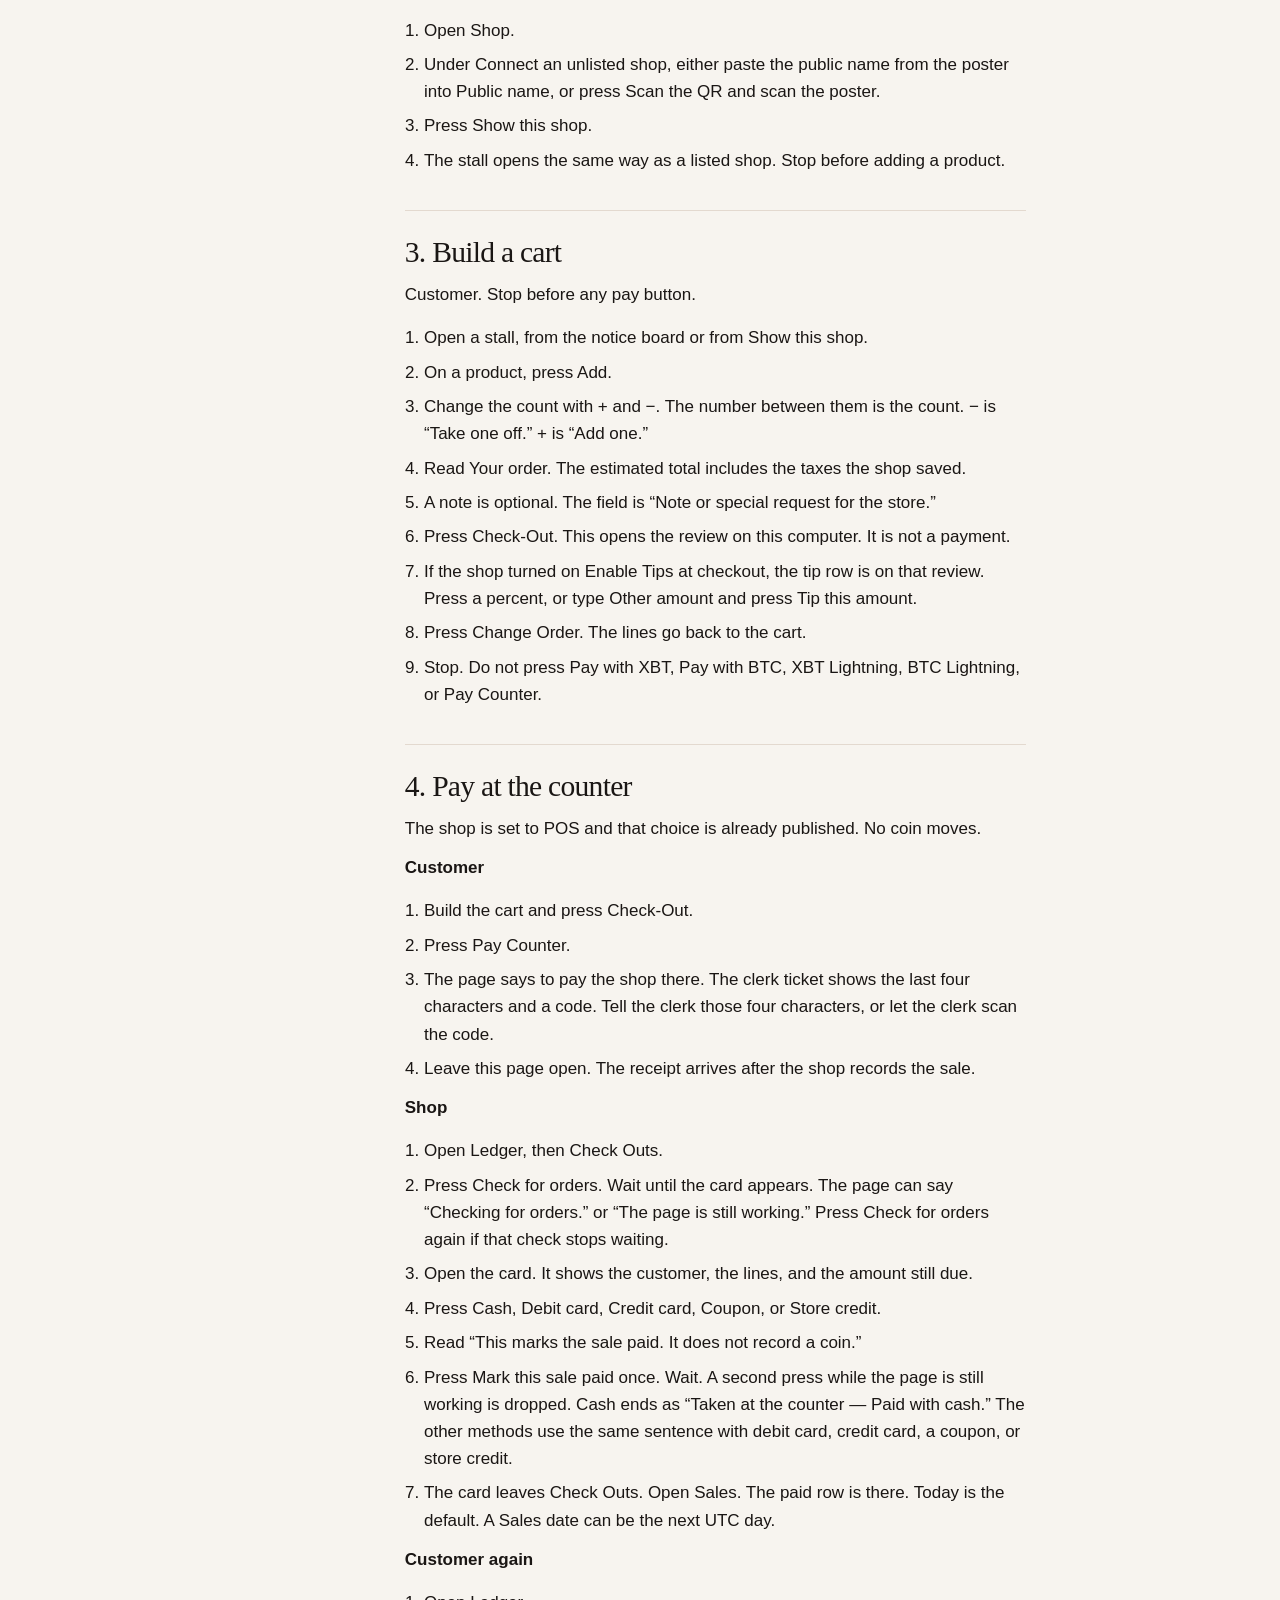
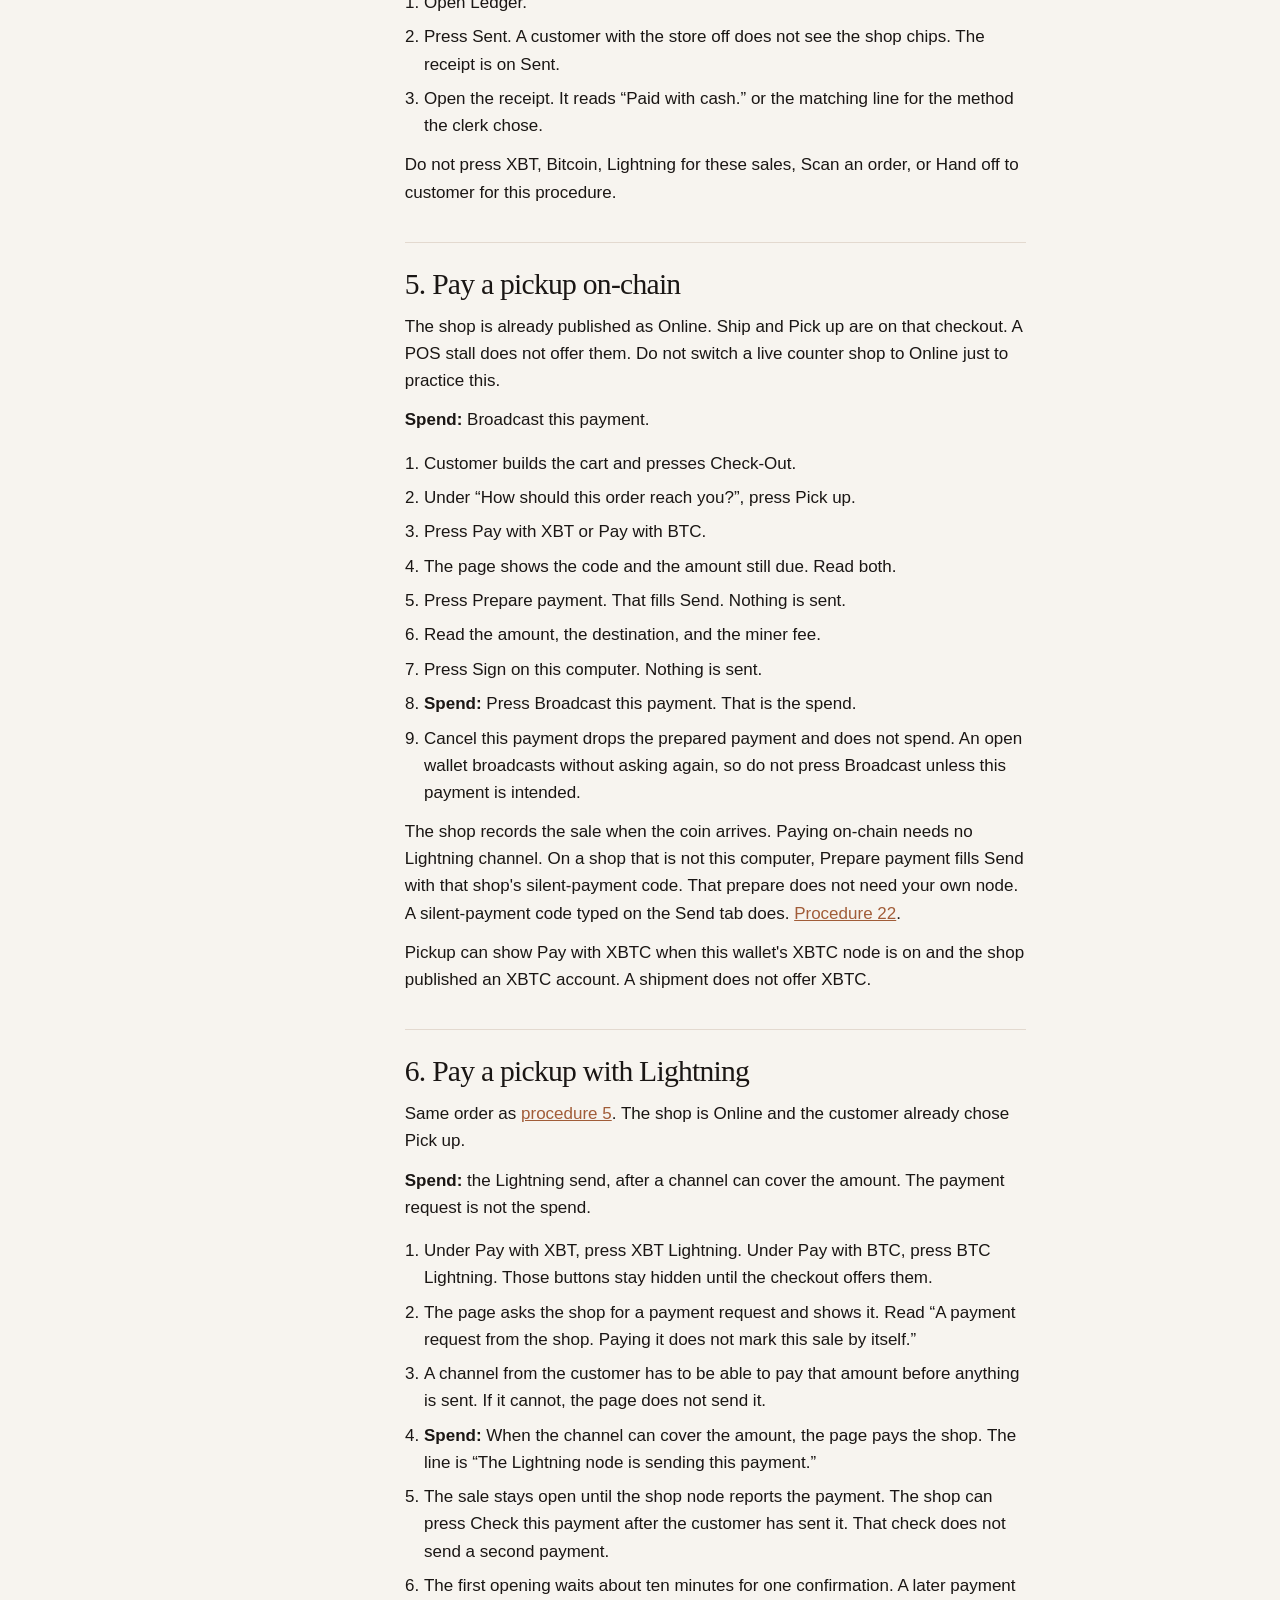
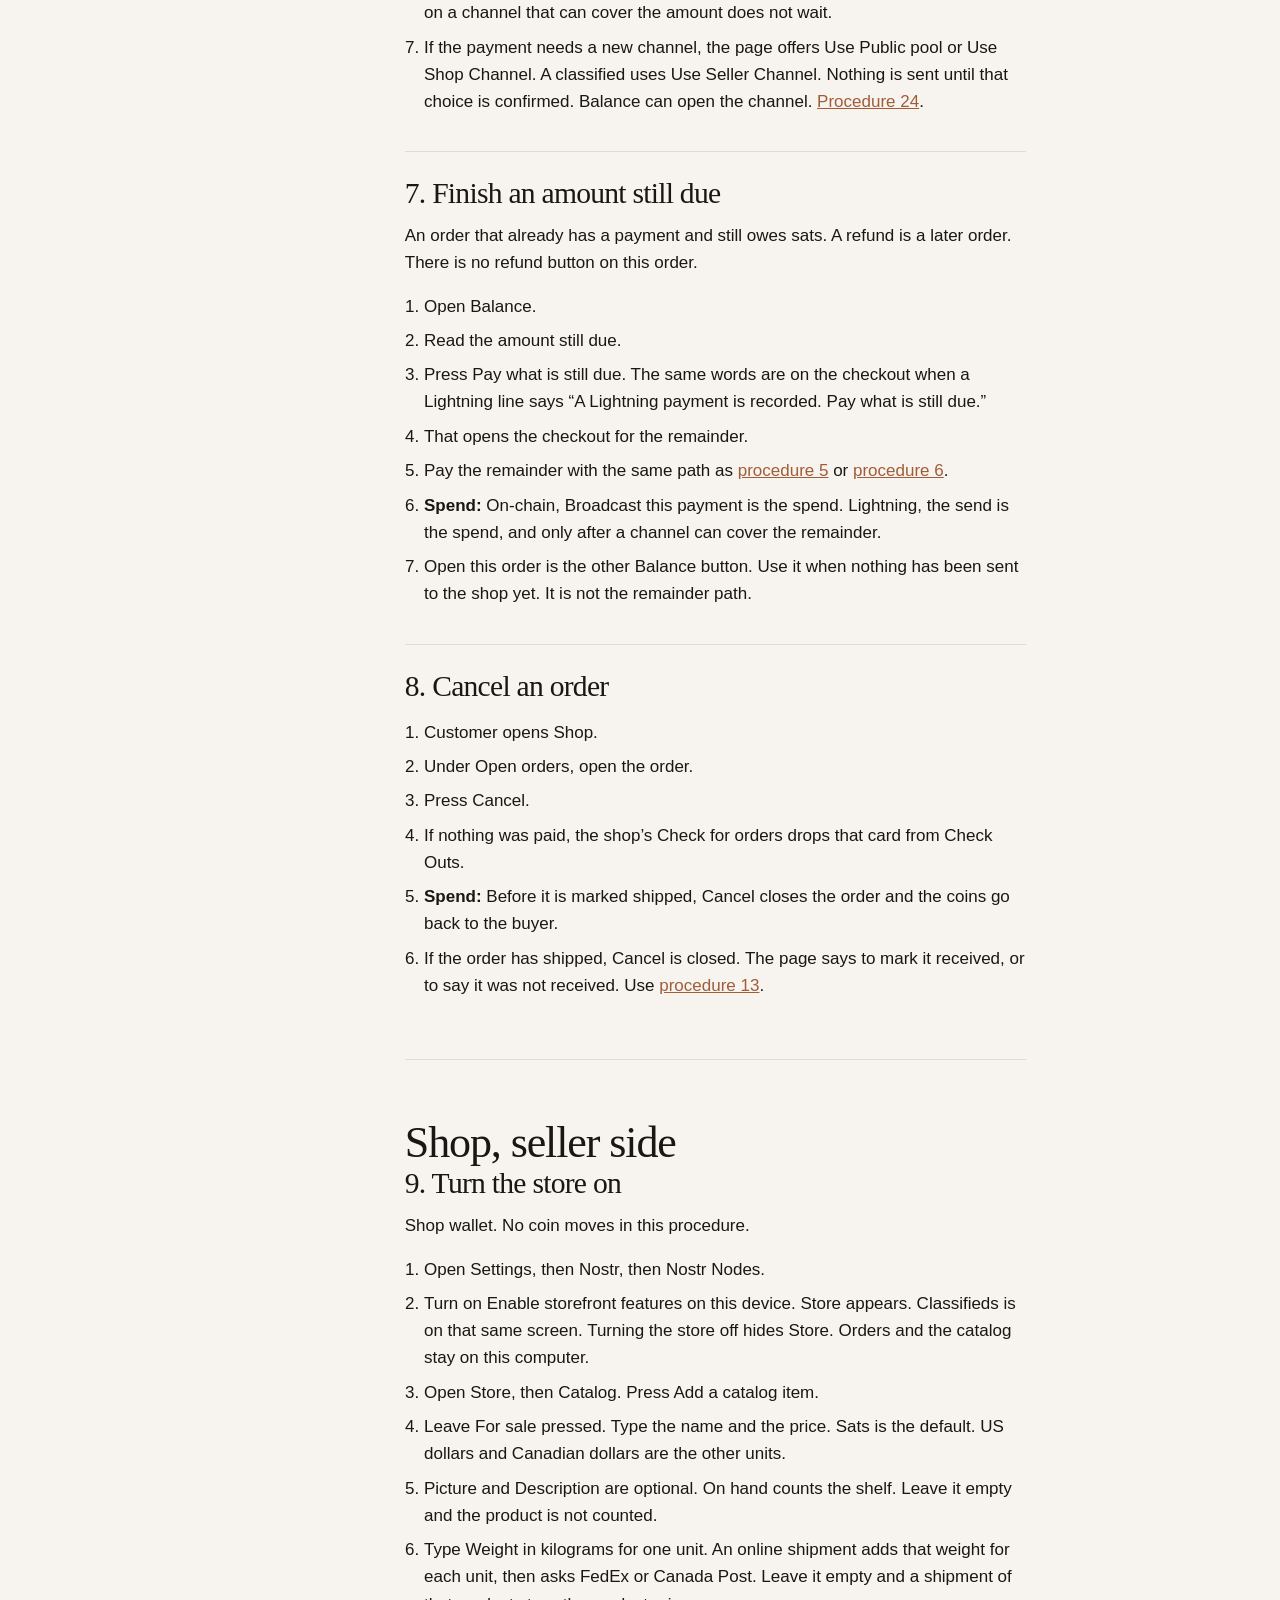
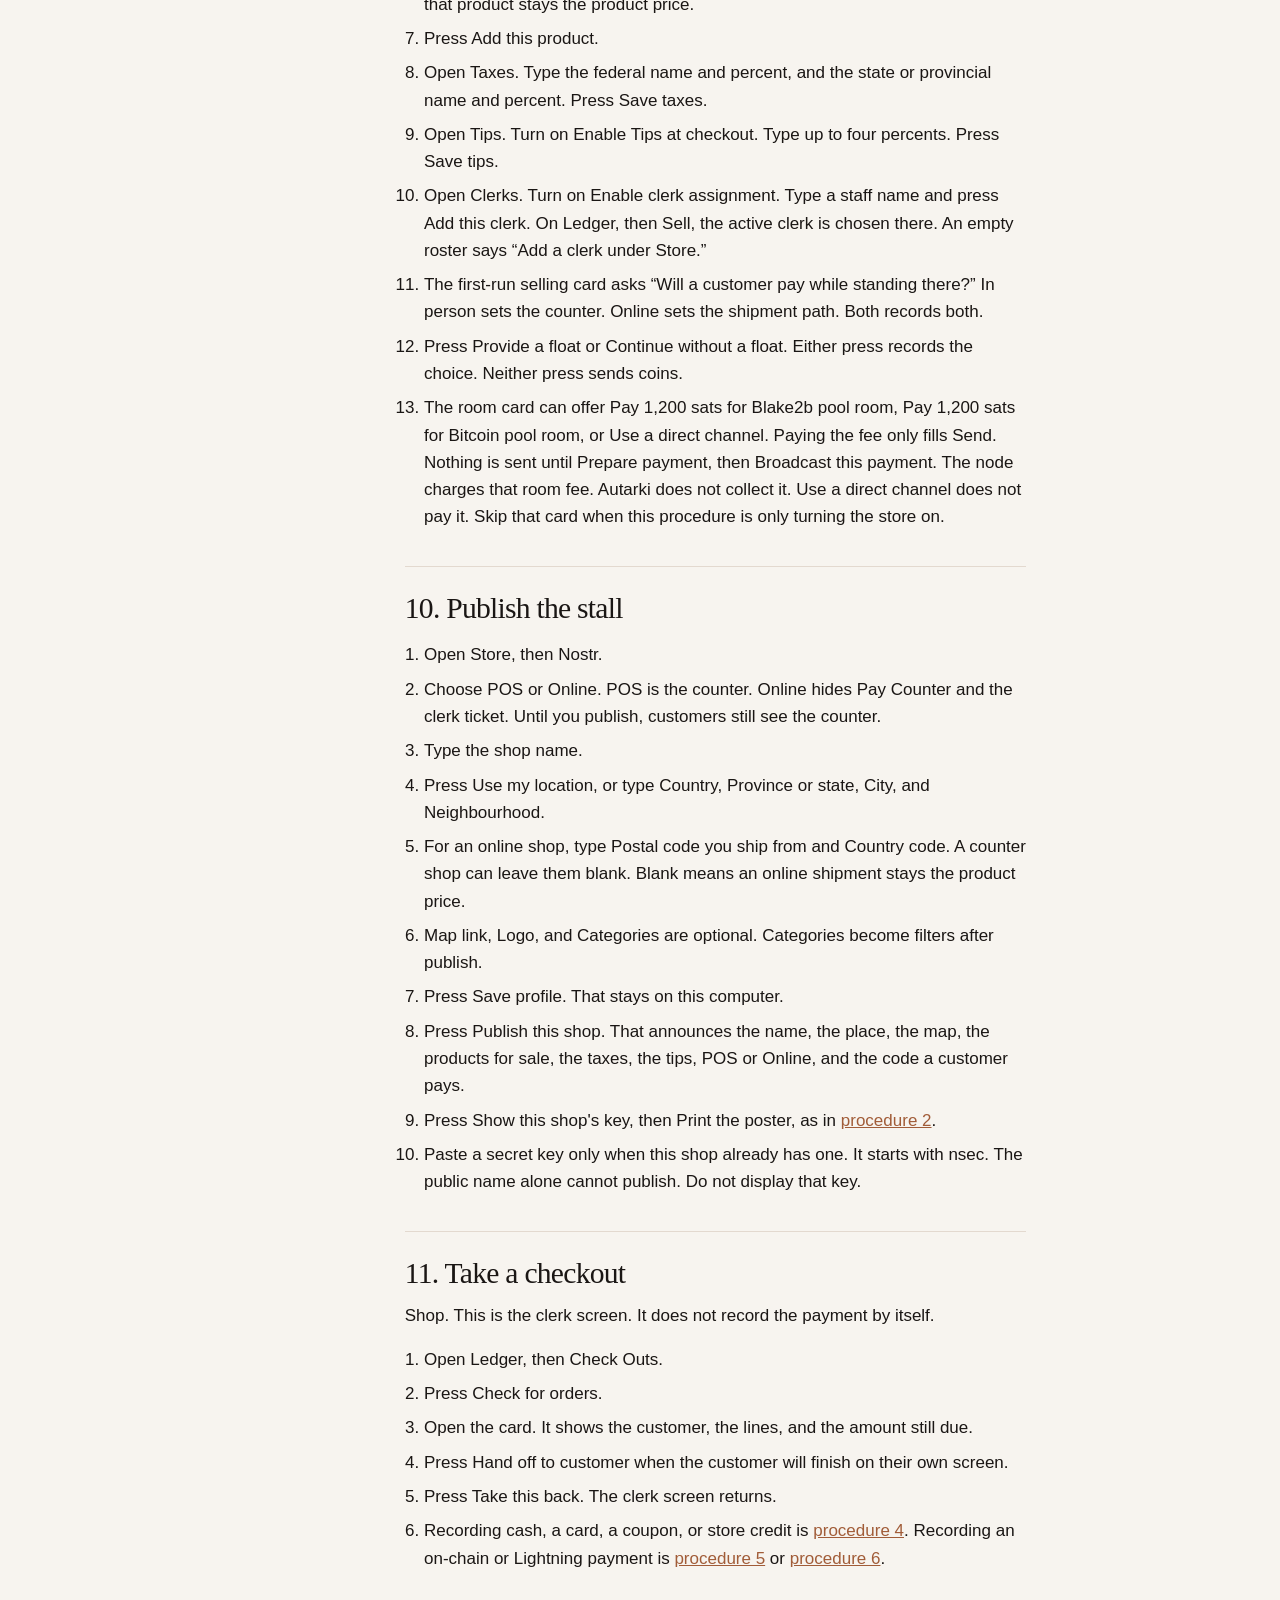
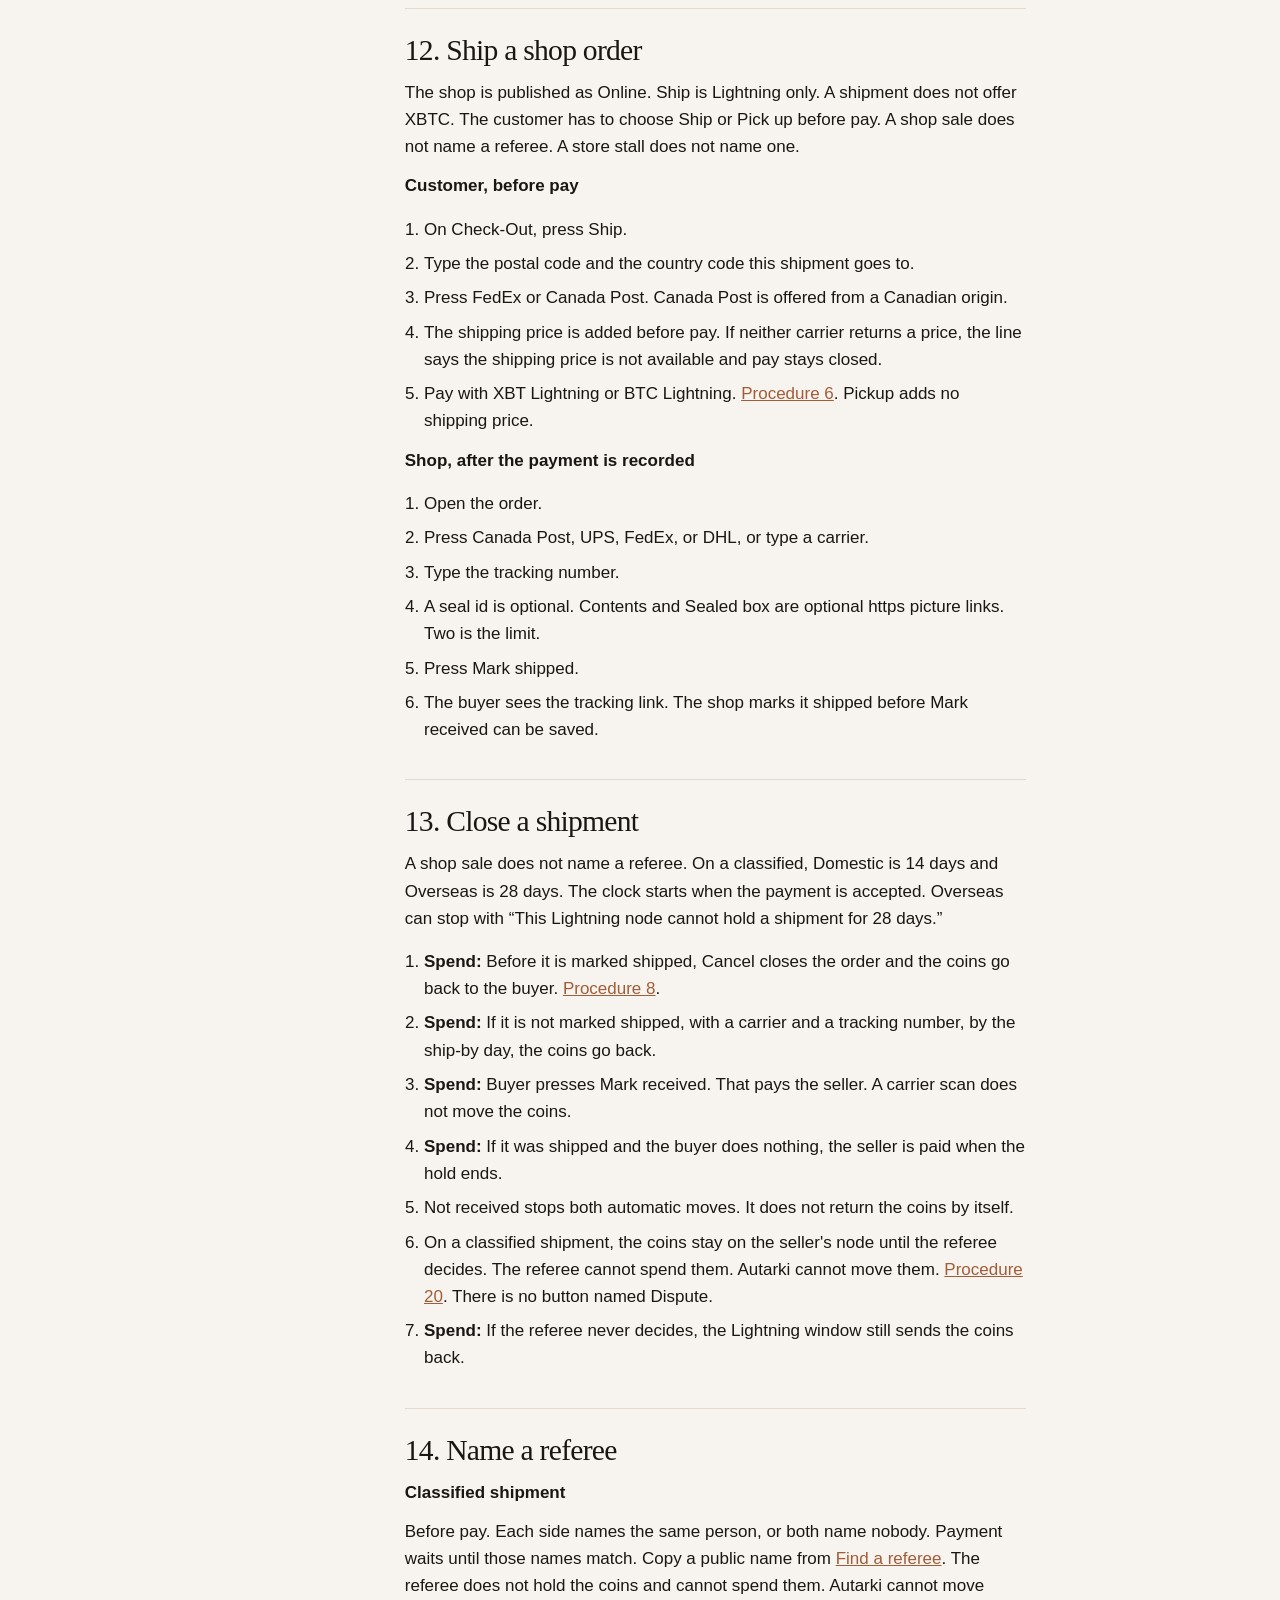
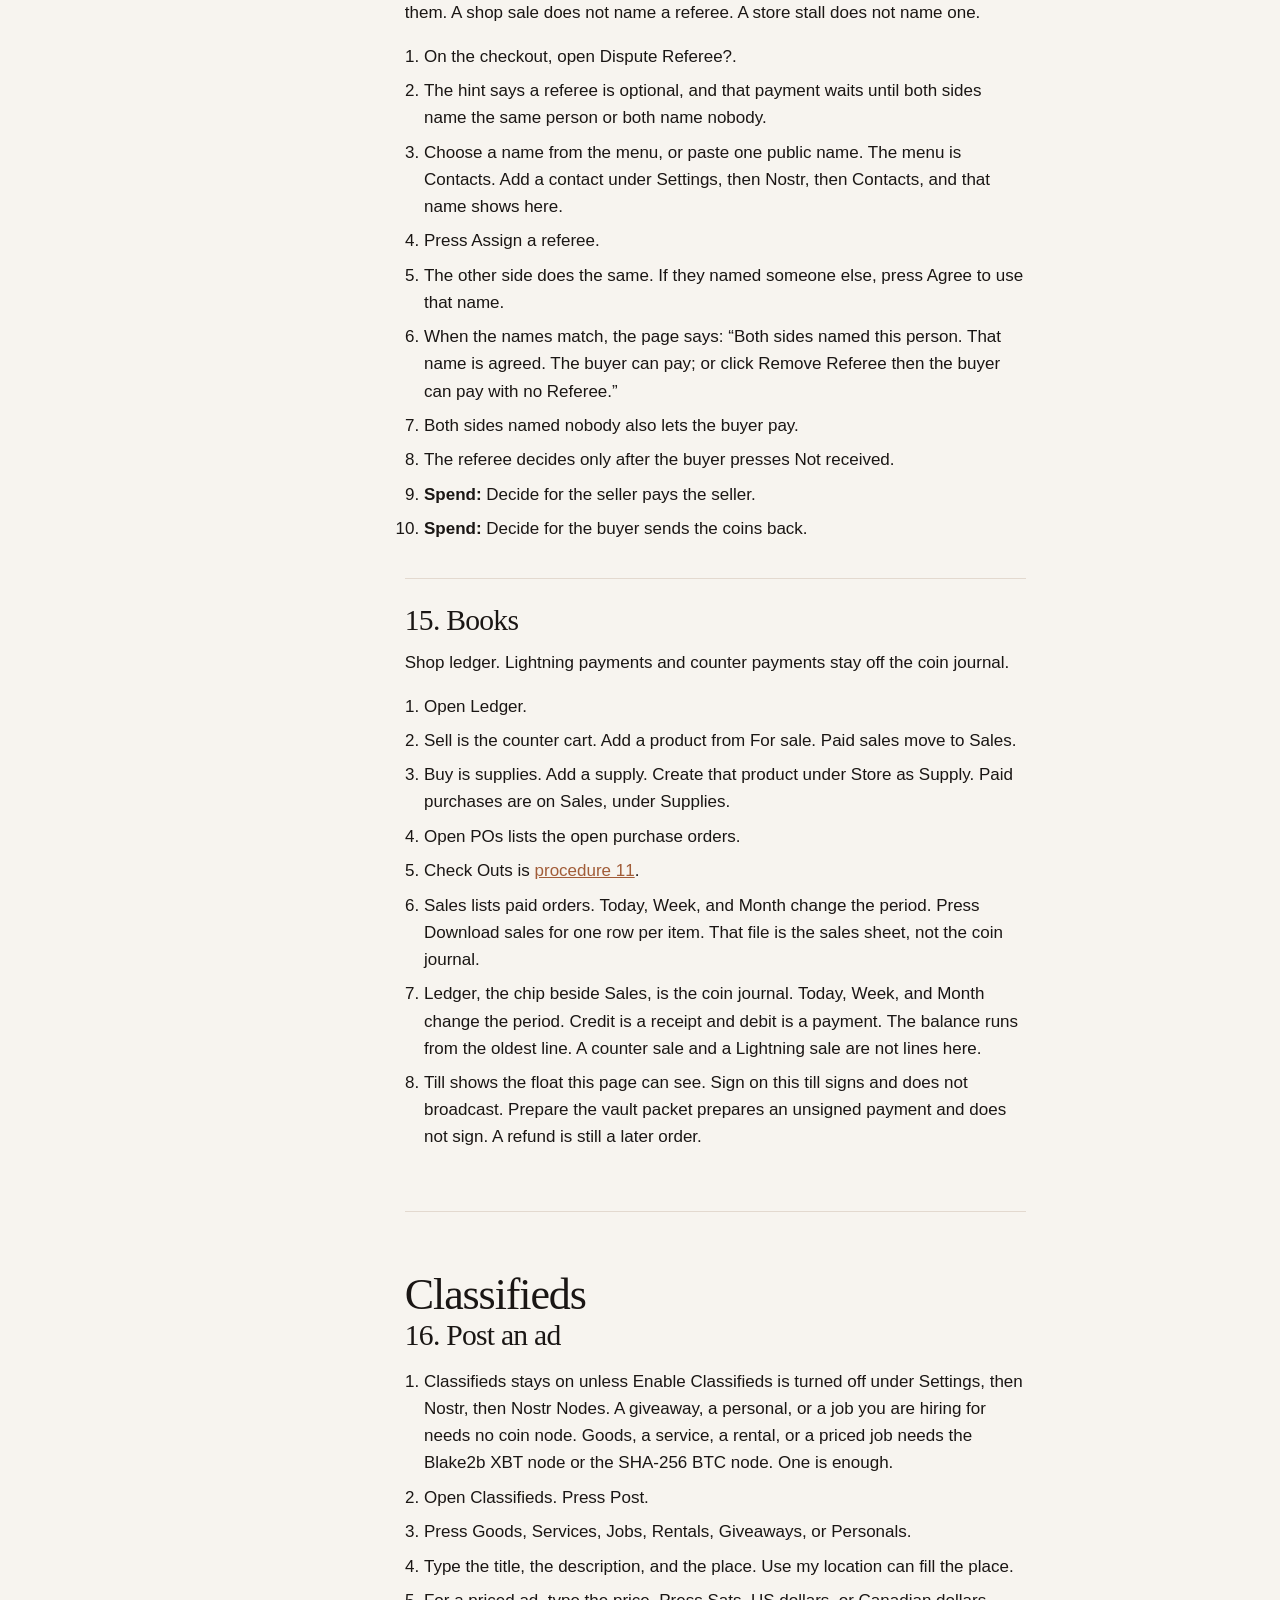
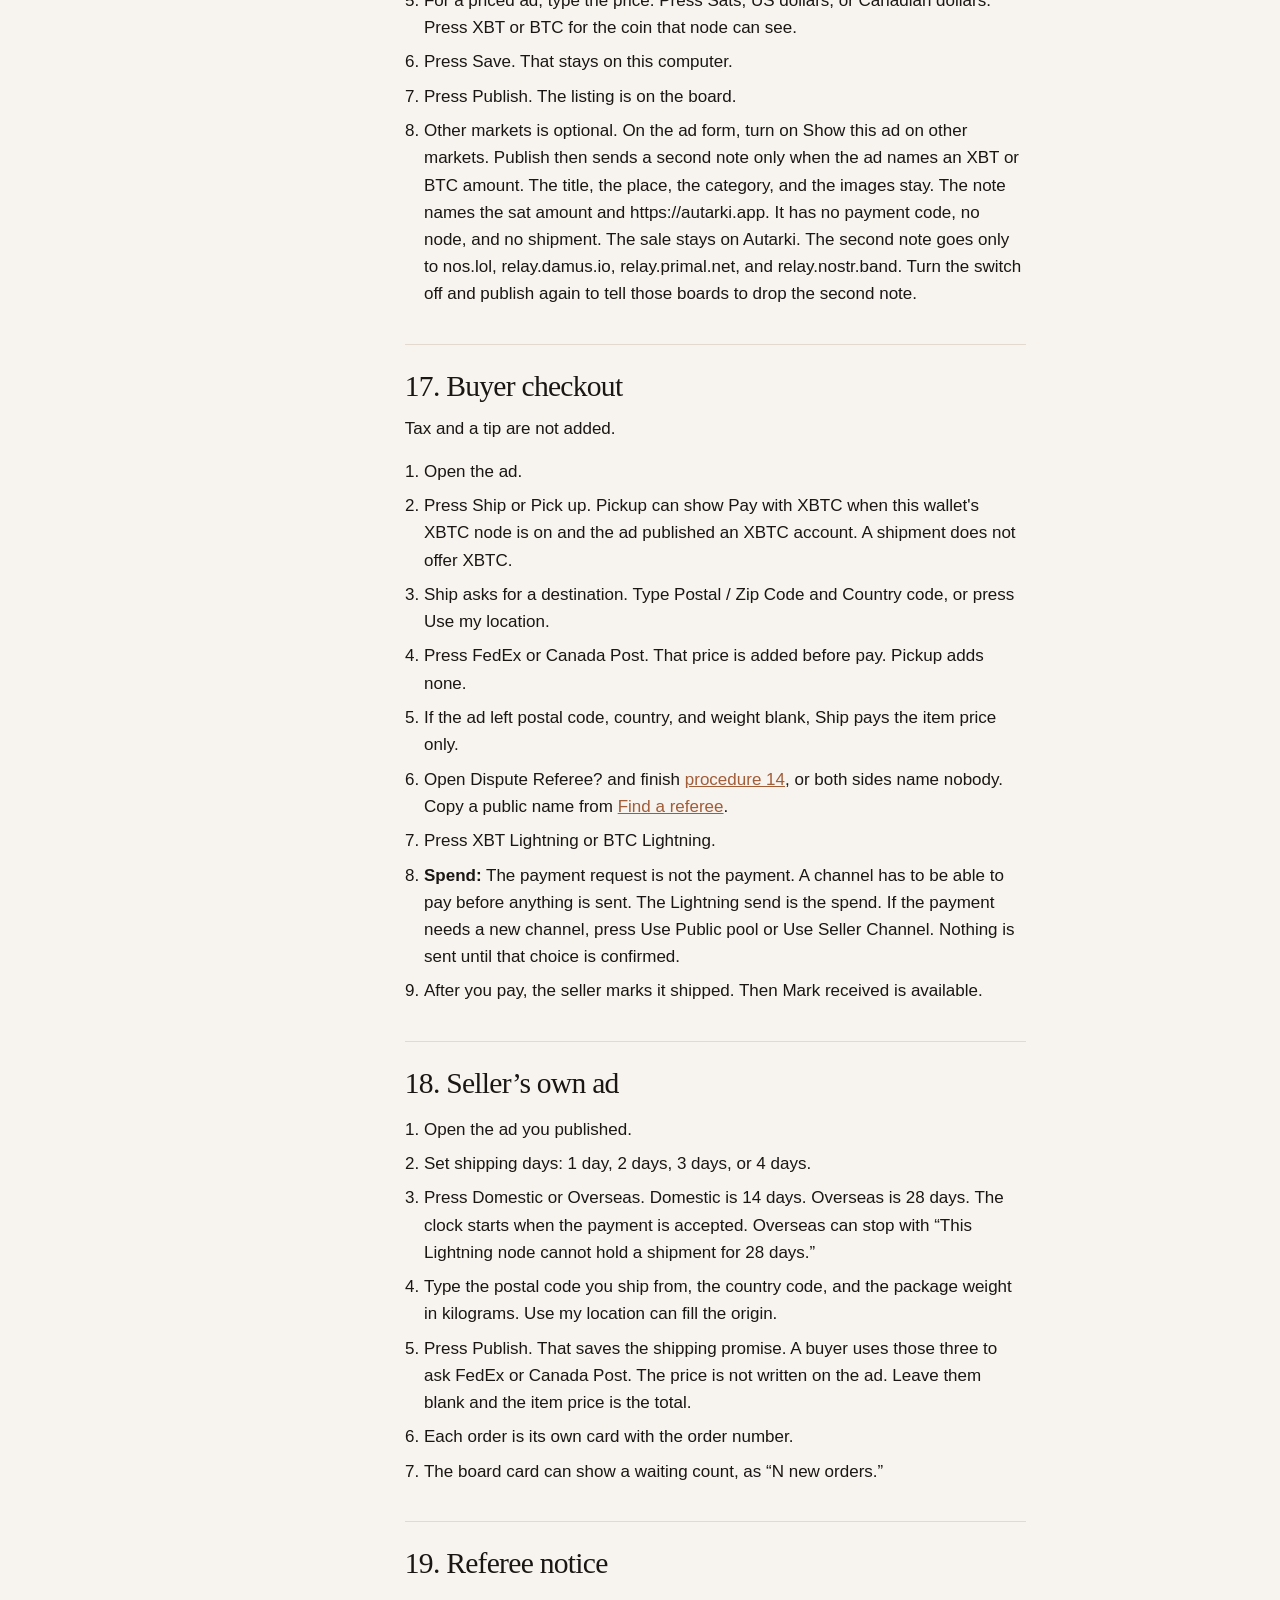
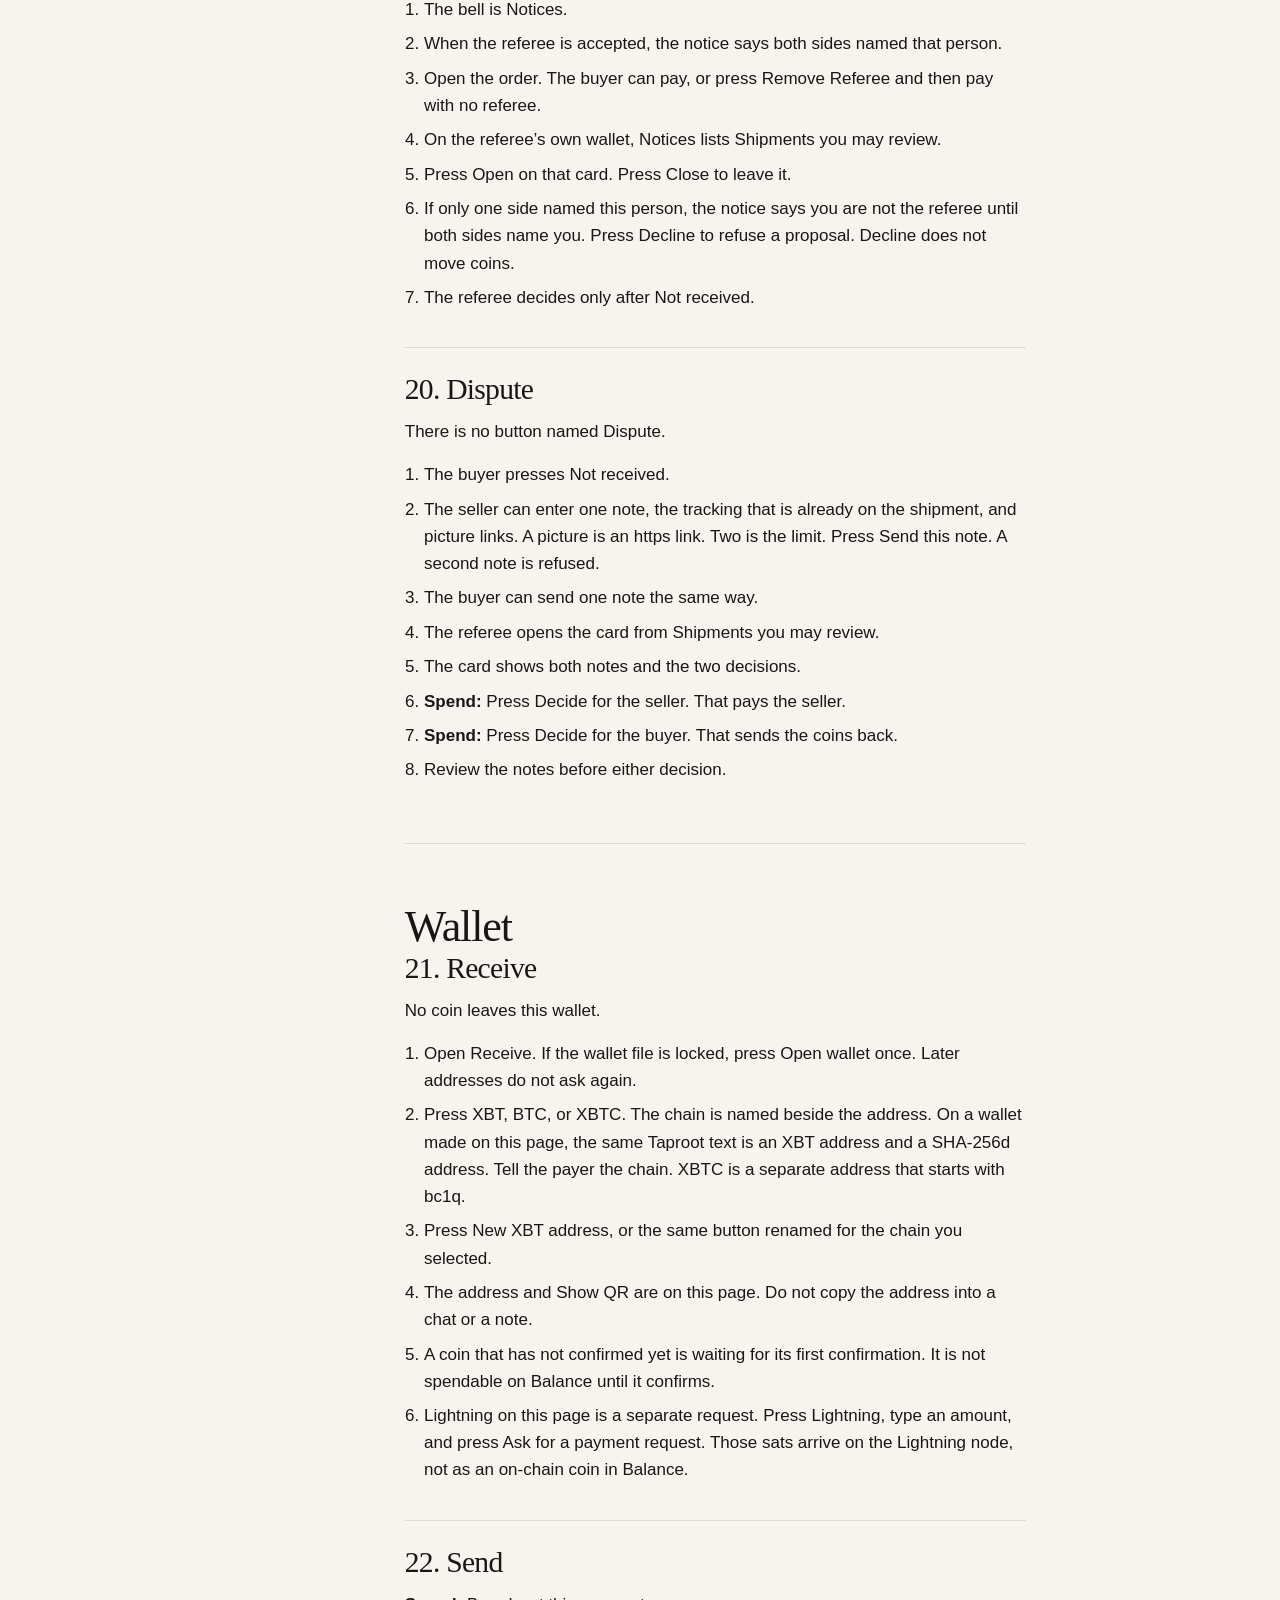
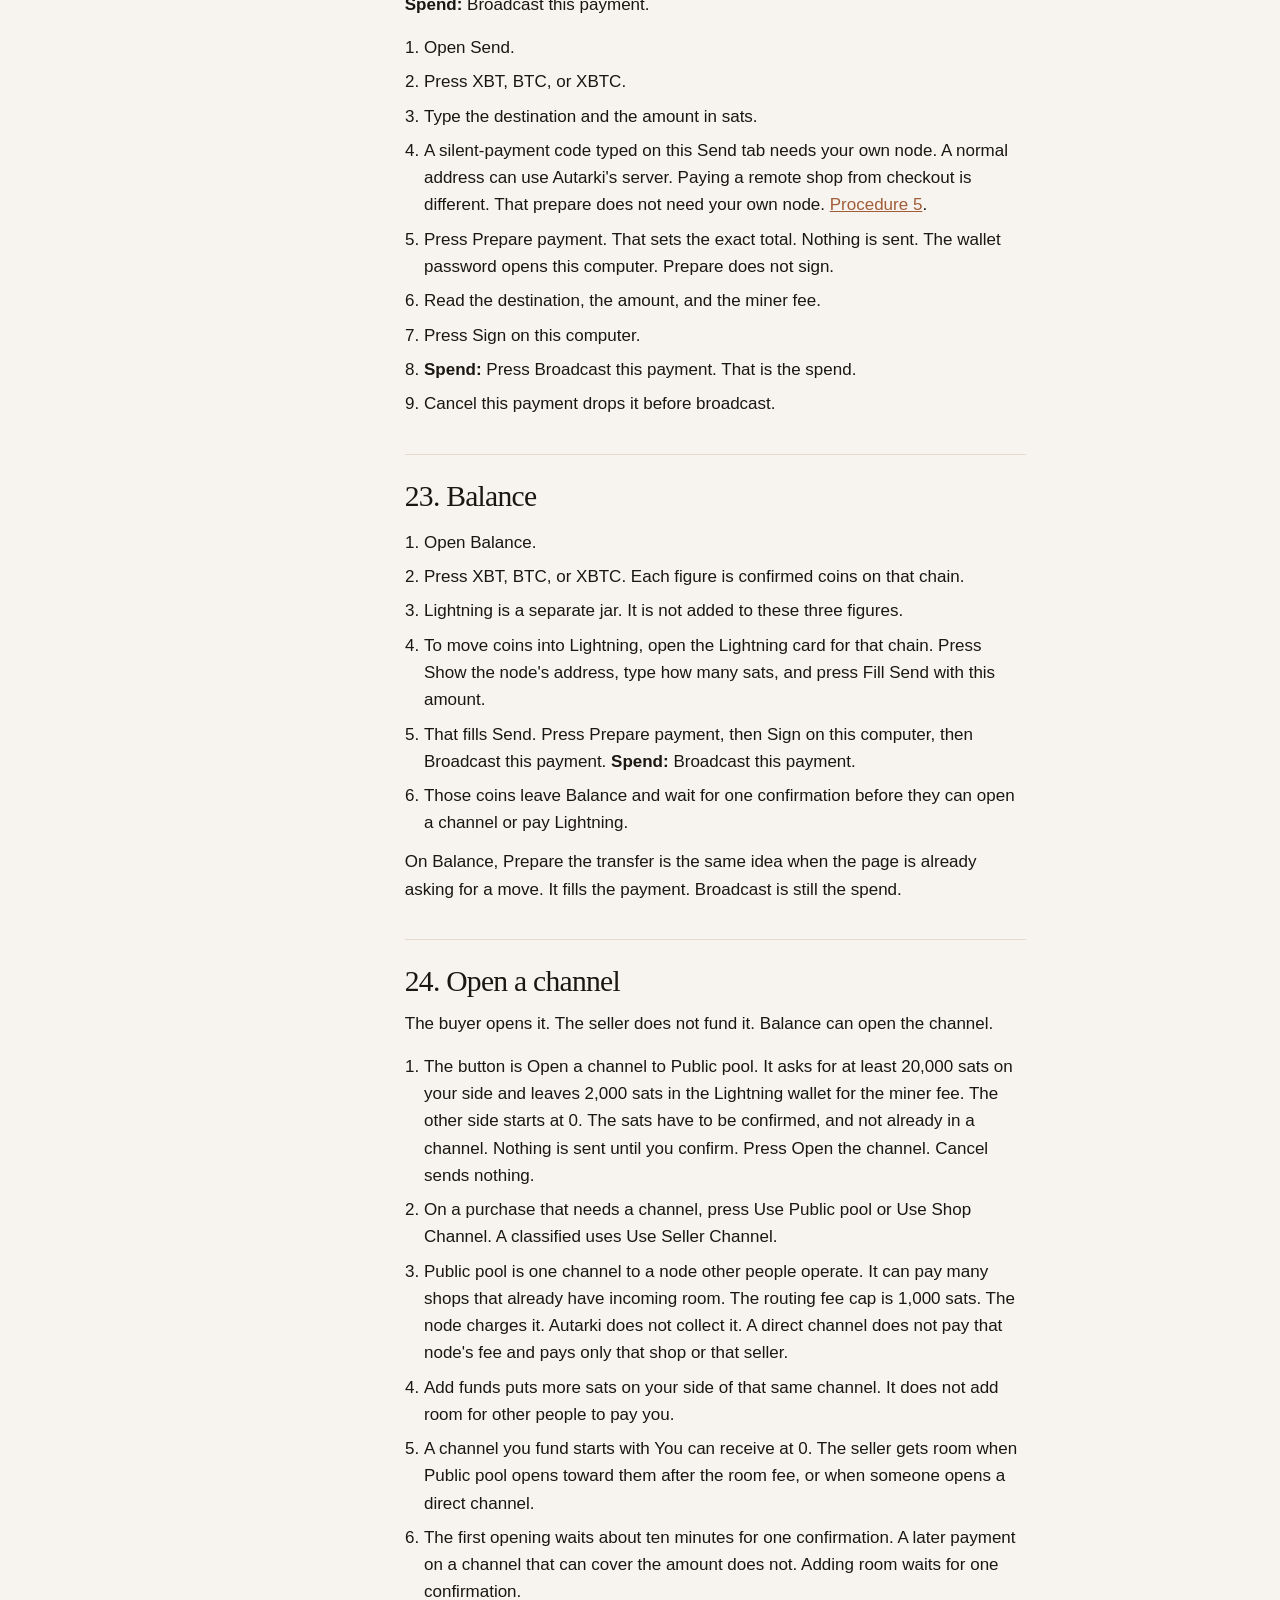
<file: site/guide.html>
<!DOCTYPE html>
<html lang="en" data-theme="paper">
<head>
  <meta charset="utf-8">
  <meta name="viewport" content="width=device-width, initial-scale=1">
  <script>
    try {
      var t = localStorage.getItem("autarki-theme");
      if (t === "ink" || t === "console" || t === "paper") {
        document.documentElement.setAttribute("data-theme", t);
      }
    } catch (e) {}
    try {
      var blade = localStorage.getItem("autarki-guide-blade");
      if (!blade && window.matchMedia("(max-width: 800px)").matches) blade = "closed";
      if (blade === "closed") document.documentElement.setAttribute("data-guide-blade", "closed");
    } catch (e2) {}
  </script>
  <title>User guide. Autarki</title>
  <meta name="description" content="The 29 procedures for the shop, classifieds, the wallet, and mining. A step marked Spend is the click that moves coins.">
  <link rel="canonical" href="https://autarki.app/guide">
  <meta name="robots" content="index, follow, max-image-preview:large">
  <meta property="og:site_name" content="Autarki">
  <meta property="og:type" content="website">
  <meta property="og:title" content="User guide. Autarki">
  <meta property="og:description" content="The 29 procedures for the shop, classifieds, the wallet, and mining. A step marked Spend is the click that moves coins.">
  <meta property="og:url" content="https://autarki.app/guide">
  <meta property="og:image" content="https://autarki.app/assets/og.png">
  <meta property="og:image:type" content="image/png">
  <meta property="og:image:width" content="1200">
  <meta property="og:image:height" content="630">
  <meta property="og:image:alt" content="Autarki. No platform. Just the sale.">
  <meta name="twitter:card" content="summary_large_image">
  <meta name="twitter:title" content="User guide. Autarki">
  <meta name="twitter:description" content="The 29 procedures for the shop, classifieds, the wallet, and mining. A step marked Spend is the click that moves coins.">
  <meta name="twitter:image" content="https://autarki.app/assets/og.png">
  <meta name="twitter:image:alt" content="Autarki. No platform. Just the sale.">
  <link rel="alternate" type="text/markdown" href="https://autarki.app/guide.md" title="User guide">
  <link rel="describedby" href="https://autarki.app/llms.txt" type="text/plain">
  <meta name="theme-color" content="#f7f4ef">
  <link rel="icon" href="favicon.svg" type="image/svg+xml">
  <link rel="stylesheet" href="css/site.css?v=20261115b">
  <script type="application/ld+json">
  {
    "@context": "https://schema.org",
    "@graph": [
      {
        "@type": "WebSite",
        "@id": "https://autarki.app/#website",
        "name": "Autarki",
        "url": "https://autarki.app/",
        "description": "The buyer pays you, and you keep the keys. Autarki is the wallet and the shop.",
        "inLanguage": "en",
        "publisher": { "@id": "https://autarki.app/#software" }
      },
      {
        "@type": "SoftwareApplication",
        "@id": "https://autarki.app/#software",
        "name": "Autarki",
        "url": "https://autarki.app/",
        "description": "The buyer pays you, and you keep the keys. Autarki is the wallet and the shop. It runs on your computer. A 64-bit Android phone can install its own copy. A phone on the same network can still open your computer's page.",
        "applicationCategory": "FinanceApplication",
        "operatingSystem": "StartOS, Umbrel, Ubuntu, Android",
        "softwareVersion": "0.1.0",
        "downloadUrl": "https://github.com/RouteHash-com/autarki/releases/tag/0.1.0",
        "image": "https://autarki.app/assets/og.png",
        "sameAs": [
          "https://github.com/RouteHash-com/autarki",
          "https://discord.gg/VBxvzQXvt"
        ]
      },
      {
        "@type": "WebPage",
        "@id": "https://autarki.app/guide#webpage",
        "url": "https://autarki.app/guide",
        "name": "User guide. Autarki",
        "description": "The 29 procedures for the shop, classifieds, the wallet, and mining. A step marked Spend is the click that moves coins.",
        "isPartOf": { "@id": "https://autarki.app/#website" },
        "about": { "@id": "https://autarki.app/#software" },
        "inLanguage": "en",
        "primaryImageOfPage": {
          "@type": "ImageObject",
          "url": "https://autarki.app/assets/og.png",
          "width": 1200,
          "height": 630
        }
      },
      {
        "@type": "BreadcrumbList",
        "@id": "https://autarki.app/guide#webpage-crumbs",
        "itemListElement": [
          { "@type": "ListItem", "position": 1, "name": "Autarki", "item": "https://autarki.app/" },
          { "@type": "ListItem", "position": 2, "name": "Guide", "item": "https://autarki.app/guide" }
        ]
      }
    ]
  }
  </script>
</head>
<body>
  <a class="skip" href="#main">Skip to content</a>
  <div class="beta-banner">
    <p class="wrap">Autarki is in beta. Please report bugs in <a href="https://discord.gg/VBxvzQXvt">Discord #autarki</a>.</p>
  </div>
  <header class="site-header">
    <div class="wrap header-bar">
      <a class="brand" href="/">
        <svg class="mark" viewBox="-80 -80 1000 1000" aria-hidden="true">
          <path fill="currentColor" fill-rule="evenodd" d="M435 0H840V345H640V840H0V200H435Z M145 345H495V695H145Z"/>
        </svg>
        <span class="brand-name">Autarki</span>
      </a>
      <nav class="site-nav" aria-label="Primary">
        <ul>
          <li><a href="/notice-board">Notice board</a></li>
          <li><a href="/wallet">Wallet</a></li>
          <li><a href="/shop">Shop</a></li>
          <li><a href="/classifieds">Classifieds</a></li>
          <li><a href="/mining">Mining</a></li>
          <li><a href="/install">Install</a></li>
          <li><a href="/guide" aria-current="page">Guide</a></li>
          <li><a href="/channel">Another node</a></li>
        </ul>
      </nav>
      <div class="themes" role="group" aria-label="Contrast">
        <button type="button" data-theme-choice="paper" aria-pressed="true">Paper</button>
        <button type="button" data-theme-choice="ink" aria-pressed="false">Ink</button>
        <button type="button" data-theme-choice="console" aria-pressed="false">Console</button>
      </div>
    </div>
  </header>

  <main id="main" class="guide">
    <header class="page-hero">
      <div class="wrap">
        <p class="kicker">Guide</p>
        <h1>The 29 procedures.</h1>
        <ul class="brief">
          <li>A step marked Spend is the click that moves coins. Prepare payment fills Send and does not spend. A Lightning payment request is not a payment.</li>
          <li>Channels, the reserve, and a held shipment are on the <a href="/lightning">Lightning page</a>.</li>
          <li>Do not paste a seed, a secret key, a payment request, an address, or an order number into a note.</li>
        </ul>
      </div>
    </header>

    <div class="wrap guide-tools">
      <form class="guide-search" role="search" action="#guide-results">
        <label for="guide-search">Search the guide</label>
        <input id="guide-search" name="q" type="search" autocomplete="off" placeholder="A procedure or a button">
        <p id="guide-search-status" class="field-note" aria-live="polite"></p>
      </form>
    </div>

    <div class="wrap guide-shell">
      <button type="button" id="guide-shade" class="guide-shade" hidden aria-label="Hide the index"></button>
      <div class="guide-blade-slot">
        <nav id="guide-index" class="guide-blade" aria-label="Procedures">
          <p class="guide-group"><a href="#customer">Shop, customer side</a></p>
          <a href="#look">1. Look through shops</a>
          <a href="#unlisted">2. Connect an unlisted shop</a>
          <a href="#cart">3. Build a cart</a>
          <a href="#counter">4. Pay at the counter</a>
          <a href="#pickup-chain">5. Pay a pickup on-chain</a>
          <a href="#pickup-lightning">6. Pay a pickup with Lightning</a>
          <a href="#remainder">7. Finish an amount still due</a>
          <a href="#cancel-order">8. Cancel an order</a>
          <p class="guide-group"><a href="#seller">Shop, seller side</a></p>
          <a href="#store-on">9. Turn the store on</a>
          <a href="#publish-stall">10. Publish the stall</a>
          <a href="#take-checkout">11. Take a checkout</a>
          <a href="#ship-order">12. Ship a shop order</a>
          <a href="#close-shipment">13. Close a shipment</a>
          <a href="#referee">14. Name a referee</a>
          <a href="#books">15. Books</a>
          <p class="guide-group"><a href="#classified-procedures">Classifieds</a></p>
          <a href="#post-ad">16. Post an ad</a>
          <a href="#buyer">17. Buyer checkout</a>
          <a href="#seller-ad">18. Seller’s own ad</a>
          <a href="#notices">19. Referee notice</a>
          <a href="#dispute">20. Dispute</a>
          <p class="guide-group"><a href="#wallet-procedures">Wallet</a></p>
          <a href="#receive">21. Receive</a>
          <a href="#send">22. Send</a>
          <a href="#balance">23. Balance</a>
          <a href="#open-channel">24. Open a channel</a>
          <a href="#other-coin">25. Pay the other coin</a>
          <p class="guide-group"><a href="#person">Mining and the person</a></p>
          <a href="#hire">26. Hire a rig</a>
          <a href="#profile">27. Profile, contacts, and a message</a>
          <a href="#discord">28. Discord link</a>
          <a href="#backup">29. Backup and the page</a>
        </nav>
      </div>
      <button type="button" class="guide-tab" id="guide-blade" aria-expanded="true" aria-controls="guide-index">Index</button>
      <div class="guide-body prose" id="guide-results">
        <p id="guide-none" hidden>No procedure matches that.</p>

        <section class="band" id="customer">
          <h2>Shop, customer side</h2>

          <article class="procedure" id="look">
            <h3 tabindex="-1">1. Look through shops</h3>
            <p>Customer only. No wallet, no pay, no order.</p>
            <ol class="steps">
              <li>Open Shop.</li>
              <li>In Search, type a shop, a product, or a place. The field reads “A shop, a product, or a place.”</li>
              <li>Read the Notice board. The shops listed there are the public stalls.</li>
              <li>Open one stall.</li>
              <li>If the shop published a logo, that picture is on the stall. A product picture is on that product.</li>
              <li>If the shop published a map link, press Open the map.</li>
              <li>If this shop has completed shipments, the stall shows “Received shipments” and the count. The first date is shown when the board has it.</li>
              <li>Stop there. Do not add a product. Do not press Check-Out.</li>
            </ol>
          </article>

          <article class="procedure" id="unlisted">
            <h3 tabindex="-1">2. Connect an unlisted shop</h3>
            <p>The shop prints the poster first. The customer uses it second.</p>
            <p class="guide-role">Shop</p>
            <ol class="steps">
              <li>Open Store, then Nostr.</li>
              <li>Press Show this shop's key. The poster uses the public name. Do not press Show the secret, and do not copy a secret key into a note.</li>
              <li>Press Print the poster.</li>
              <li>Press Print or save as PDF. In the print dialog, turn headers off. That dialog does not spend coins.</li>
              <li>Put the page in the shop.</li>
            </ol>
            <p class="guide-role">Customer</p>
            <ol class="steps">
              <li>Open Shop.</li>
              <li>Under Connect an unlisted shop, either paste the public name from the poster into Public name, or press Scan the QR and scan the poster.</li>
              <li>Press Show this shop.</li>
              <li>The stall opens the same way as a listed shop. Stop before adding a product.</li>
            </ol>
          </article>

          <article class="procedure" id="cart">
            <h3 tabindex="-1">3. Build a cart</h3>
            <p>Customer. Stop before any pay button.</p>
            <ol class="steps">
              <li>Open a stall, from the notice board or from Show this shop.</li>
              <li>On a product, press Add.</li>
              <li>Change the count with + and −. The number between them is the count. − is “Take one off.” + is “Add one.”</li>
              <li>Read Your order. The estimated total includes the taxes the shop saved.</li>
              <li>A note is optional. The field is “Note or special request for the store.”</li>
              <li>Press Check-Out. This opens the review on this computer. It is not a payment.</li>
              <li>If the shop turned on Enable Tips at checkout, the tip row is on that review. Press a percent, or type Other amount and press Tip this amount.</li>
              <li>Press Change Order. The lines go back to the cart.</li>
              <li>Stop. Do not press Pay with XBT, Pay with BTC, XBT Lightning, BTC Lightning, or Pay Counter.</li>
            </ol>
          </article>

          <article class="procedure" id="counter">
            <h3 tabindex="-1">4. Pay at the counter</h3>
            <p>The shop is set to POS and that choice is already published. No coin moves.</p>
            <p class="guide-role">Customer</p>
            <ol class="steps">
              <li>Build the cart and press Check-Out.</li>
              <li>Press Pay Counter.</li>
              <li>The page says to pay the shop there. The clerk ticket shows the last four characters and a code. Tell the clerk those four characters, or let the clerk scan the code.</li>
              <li>Leave this page open. The receipt arrives after the shop records the sale.</li>
            </ol>
            <p class="guide-role">Shop</p>
            <ol class="steps">
              <li>Open Ledger, then Check Outs.</li>
              <li>Press Check for orders. Wait until the card appears. The page can say “Checking for orders.” or “The page is still working.” Press Check for orders again if that check stops waiting.</li>
              <li>Open the card. It shows the customer, the lines, and the amount still due.</li>
              <li>Press Cash, Debit card, Credit card, Coupon, or Store credit.</li>
              <li>Read “This marks the sale paid. It does not record a coin.”</li>
              <li>Press Mark this sale paid once. Wait. A second press while the page is still working is dropped. Cash ends as “Taken at the counter — Paid with cash.” The other methods use the same sentence with debit card, credit card, a coupon, or store credit.</li>
              <li>The card leaves Check Outs. Open Sales. The paid row is there. Today is the default. A Sales date can be the next UTC day.</li>
            </ol>
            <p class="guide-role">Customer again</p>
            <ol class="steps">
              <li>Open Ledger.</li>
              <li>Press Sent. A customer with the store off does not see the shop chips. The receipt is on Sent.</li>
              <li>Open the receipt. It reads “Paid with cash.” or the matching line for the method the clerk chose.</li>
            </ol>
            <p>Do not press XBT, Bitcoin, Lightning for these sales, Scan an order, or Hand off to customer for this procedure.</p>
          </article>

          <article class="procedure" id="pickup-chain">
            <h3 tabindex="-1">5. Pay a pickup on-chain</h3>
            <p>The shop is already published as Online. Ship and Pick up are on that checkout. A POS stall does not offer them. Do not switch a live counter shop to Online just to practice this.</p>
            <p><strong>Spend:</strong> Broadcast this payment.</p>
            <ol class="steps">
              <li>Customer builds the cart and presses Check-Out.</li>
              <li>Under “How should this order reach you?”, press Pick up.</li>
              <li>Press Pay with XBT or Pay with BTC.</li>
              <li>The page shows the code and the amount still due. Read both.</li>
              <li>Press Prepare payment. That fills Send. Nothing is sent.</li>
              <li>Read the amount, the destination, and the miner fee.</li>
              <li>Press Sign on this computer. Nothing is sent.</li>
              <li><strong>Spend:</strong> Press Broadcast this payment. That is the spend.</li>
              <li>Cancel this payment drops the prepared payment and does not spend. An open wallet broadcasts without asking again, so do not press Broadcast unless this payment is intended.</li>
            </ol>
            <p>The shop records the sale when the coin arrives. Paying on-chain needs no Lightning channel. On a shop that is not this computer, Prepare payment fills Send with that shop's silent-payment code. That prepare does not need your own node. A silent-payment code typed on the Send tab does. <a href="#send">Procedure 22</a>.</p>
            <p>Pickup can show Pay with XBTC when this wallet's XBTC node is on and the shop published an XBTC account. A shipment does not offer XBTC.</p>
          </article>

          <article class="procedure" id="pickup-lightning">
            <h3 tabindex="-1">6. Pay a pickup with Lightning</h3>
            <p>Same order as <a href="#pickup-chain">procedure 5</a>. The shop is Online and the customer already chose Pick up.</p>
            <p><strong>Spend:</strong> the Lightning send, after a channel can cover the amount. The payment request is not the spend.</p>
            <ol class="steps">
              <li>Under Pay with XBT, press XBT Lightning. Under Pay with BTC, press BTC Lightning. Those buttons stay hidden until the checkout offers them.</li>
              <li>The page asks the shop for a payment request and shows it. Read “A payment request from the shop. Paying it does not mark this sale by itself.”</li>
              <li>A channel from the customer has to be able to pay that amount before anything is sent. If it cannot, the page does not send it.</li>
              <li><strong>Spend:</strong> When the channel can cover the amount, the page pays the shop. The line is “The Lightning node is sending this payment.”</li>
              <li>The sale stays open until the shop node reports the payment. The shop can press Check this payment after the customer has sent it. That check does not send a second payment.</li>
              <li>The first opening waits about ten minutes for one confirmation. A later payment on a channel that can cover the amount does not wait.</li>
              <li>If the payment needs a new channel, the page offers Use Public pool or Use Shop Channel. A classified uses Use Seller Channel. Nothing is sent until that choice is confirmed. Balance can open the channel. <a href="#open-channel">Procedure 24</a>.</li>
            </ol>
          </article>

          <article class="procedure" id="remainder">
            <h3 tabindex="-1">7. Finish an amount still due</h3>
            <p>An order that already has a payment and still owes sats. A refund is a later order. There is no refund button on this order.</p>
            <ol class="steps">
              <li>Open Balance.</li>
              <li>Read the amount still due.</li>
              <li>Press Pay what is still due. The same words are on the checkout when a Lightning line says “A Lightning payment is recorded. Pay what is still due.”</li>
              <li>That opens the checkout for the remainder.</li>
              <li>Pay the remainder with the same path as <a href="#pickup-chain">procedure 5</a> or <a href="#pickup-lightning">procedure 6</a>.</li>
              <li><strong>Spend:</strong> On-chain, Broadcast this payment is the spend. Lightning, the send is the spend, and only after a channel can cover the remainder.</li>
              <li>Open this order is the other Balance button. Use it when nothing has been sent to the shop yet. It is not the remainder path.</li>
            </ol>
          </article>

          <article class="procedure" id="cancel-order">
            <h3 tabindex="-1">8. Cancel an order</h3>
            <ol class="steps">
              <li>Customer opens Shop.</li>
              <li>Under Open orders, open the order.</li>
              <li>Press Cancel.</li>
              <li>If nothing was paid, the shop’s Check for orders drops that card from Check Outs.</li>
              <li><strong>Spend:</strong> Before it is marked shipped, Cancel closes the order and the coins go back to the buyer.</li>
              <li>If the order has shipped, Cancel is closed. The page says to mark it received, or to say it was not received. Use <a href="#close-shipment">procedure 13</a>.</li>
            </ol>
          </article>
        </section>

        <section class="band" id="seller">
          <h2>Shop, seller side</h2>

          <article class="procedure" id="store-on">
            <h3 tabindex="-1">9. Turn the store on</h3>
            <p>Shop wallet. No coin moves in this procedure.</p>
            <ol class="steps">
              <li>Open Settings, then Nostr, then Nostr Nodes.</li>
              <li>Turn on Enable storefront features on this device. Store appears. Classifieds is on that same screen. Turning the store off hides Store. Orders and the catalog stay on this computer.</li>
              <li>Open Store, then Catalog. Press Add a catalog item.</li>
              <li>Leave For sale pressed. Type the name and the price. Sats is the default. US dollars and Canadian dollars are the other units.</li>
              <li>Picture and Description are optional. On hand counts the shelf. Leave it empty and the product is not counted.</li>
              <li>Type Weight in kilograms for one unit. An online shipment adds that weight for each unit, then asks FedEx or Canada Post. Leave it empty and a shipment of that product stays the product price.</li>
              <li>Press Add this product.</li>
              <li>Open Taxes. Type the federal name and percent, and the state or provincial name and percent. Press Save taxes.</li>
              <li>Open Tips. Turn on Enable Tips at checkout. Type up to four percents. Press Save tips.</li>
              <li>Open Clerks. Turn on Enable clerk assignment. Type a staff name and press Add this clerk. On Ledger, then Sell, the active clerk is chosen there. An empty roster says “Add a clerk under Store.”</li>
              <li>The first-run selling card asks “Will a customer pay while standing there?” In person sets the counter. Online sets the shipment path. Both records both.</li>
              <li>Press Provide a float or Continue without a float. Either press records the choice. Neither press sends coins.</li>
              <li>The room card can offer Pay 1,200 sats for Blake2b pool room, Pay 1,200 sats for Bitcoin pool room, or Use a direct channel. Paying the fee only fills Send. Nothing is sent until Prepare payment, then Broadcast this payment. The node charges that room fee. Autarki does not collect it. Use a direct channel does not pay it. Skip that card when this procedure is only turning the store on.</li>
            </ol>
          </article>

          <article class="procedure" id="publish-stall">
            <h3 tabindex="-1">10. Publish the stall</h3>
            <ol class="steps">
              <li>Open Store, then Nostr.</li>
              <li>Choose POS or Online. POS is the counter. Online hides Pay Counter and the clerk ticket. Until you publish, customers still see the counter.</li>
              <li>Type the shop name.</li>
              <li>Press Use my location, or type Country, Province or state, City, and Neighbourhood.</li>
              <li>For an online shop, type Postal code you ship from and Country code. A counter shop can leave them blank. Blank means an online shipment stays the product price.</li>
              <li>Map link, Logo, and Categories are optional. Categories become filters after publish.</li>
              <li>Press Save profile. That stays on this computer.</li>
              <li>Press Publish this shop. That announces the name, the place, the map, the products for sale, the taxes, the tips, POS or Online, and the code a customer pays.</li>
              <li>Press Show this shop's key, then Print the poster, as in <a href="#unlisted">procedure 2</a>.</li>
              <li>Paste a secret key only when this shop already has one. It starts with nsec. The public name alone cannot publish. Do not display that key.</li>
            </ol>
          </article>

          <article class="procedure" id="take-checkout">
            <h3 tabindex="-1">11. Take a checkout</h3>
            <p>Shop. This is the clerk screen. It does not record the payment by itself.</p>
            <ol class="steps">
              <li>Open Ledger, then Check Outs.</li>
              <li>Press Check for orders.</li>
              <li>Open the card. It shows the customer, the lines, and the amount still due.</li>
              <li>Press Hand off to customer when the customer will finish on their own screen.</li>
              <li>Press Take this back. The clerk screen returns.</li>
              <li>Recording cash, a card, a coupon, or store credit is <a href="#counter">procedure 4</a>. Recording an on-chain or Lightning payment is <a href="#pickup-chain">procedure 5</a> or <a href="#pickup-lightning">procedure 6</a>.</li>
            </ol>
          </article>

          <article class="procedure" id="ship-order">
            <h3 tabindex="-1">12. Ship a shop order</h3>
            <p>The shop is published as Online. Ship is Lightning only. A shipment does not offer XBTC. The customer has to choose Ship or Pick up before pay. A shop sale does not name a referee. A store stall does not name one.</p>
            <p class="guide-role">Customer, before pay</p>
            <ol class="steps">
              <li>On Check-Out, press Ship.</li>
              <li>Type the postal code and the country code this shipment goes to.</li>
              <li>Press FedEx or Canada Post. Canada Post is offered from a Canadian origin.</li>
              <li>The shipping price is added before pay. If neither carrier returns a price, the line says the shipping price is not available and pay stays closed.</li>
              <li>Pay with XBT Lightning or BTC Lightning. <a href="#pickup-lightning">Procedure 6</a>. Pickup adds no shipping price.</li>
            </ol>
            <p class="guide-role">Shop, after the payment is recorded</p>
            <ol class="steps">
              <li>Open the order.</li>
              <li>Press Canada Post, UPS, FedEx, or DHL, or type a carrier.</li>
              <li>Type the tracking number.</li>
              <li>A seal id is optional. Contents and Sealed box are optional https picture links. Two is the limit.</li>
              <li>Press Mark shipped.</li>
              <li>The buyer sees the tracking link. The shop marks it shipped before Mark received can be saved.</li>
            </ol>
          </article>

          <article class="procedure" id="close-shipment">
            <h3 tabindex="-1">13. Close a shipment</h3>
            <p>A shop sale does not name a referee. On a classified, Domestic is 14 days and Overseas is 28 days. The clock starts when the payment is accepted. Overseas can stop with “This Lightning node cannot hold a shipment for 28 days.”</p>
            <ol class="steps">
              <li><strong>Spend:</strong> Before it is marked shipped, Cancel closes the order and the coins go back to the buyer. <a href="#cancel-order">Procedure 8</a>.</li>
              <li><strong>Spend:</strong> If it is not marked shipped, with a carrier and a tracking number, by the ship-by day, the coins go back.</li>
              <li><strong>Spend:</strong> Buyer presses Mark received. That pays the seller. A carrier scan does not move the coins.</li>
              <li><strong>Spend:</strong> If it was shipped and the buyer does nothing, the seller is paid when the hold ends.</li>
              <li>Not received stops both automatic moves. It does not return the coins by itself.</li>
              <li>On a classified shipment, the coins stay on the seller's node until the referee decides. The referee cannot spend them. Autarki cannot move them. <a href="#dispute">Procedure 20</a>. There is no button named Dispute.</li>
              <li><strong>Spend:</strong> If the referee never decides, the Lightning window still sends the coins back.</li>
            </ol>
          </article>

          <article class="procedure" id="referee">
            <h3 tabindex="-1">14. Name a referee</h3>
            <p class="guide-role">Classified shipment</p>
            <p>Before pay. Each side names the same person, or both name nobody. Payment waits until those names match. Copy a public name from <a href="/referee">Find a referee</a>. The referee does not hold the coins and cannot spend them. Autarki cannot move them. A shop sale does not name a referee. A store stall does not name one.</p>
            <ol class="steps">
              <li>On the checkout, open Dispute Referee?.</li>
              <li>The hint says a referee is optional, and that payment waits until both sides name the same person or both name nobody.</li>
              <li>Choose a name from the menu, or paste one public name. The menu is Contacts. Add a contact under Settings, then Nostr, then Contacts, and that name shows here.</li>
              <li>Press Assign a referee.</li>
              <li>The other side does the same. If they named someone else, press Agree to use that name.</li>
              <li>When the names match, the page says: “Both sides named this person. That name is agreed. The buyer can pay; or click Remove Referee then the buyer can pay with no Referee.”</li>
              <li>Both sides named nobody also lets the buyer pay.</li>
              <li>The referee decides only after the buyer presses Not received.</li>
              <li><strong>Spend:</strong> Decide for the seller pays the seller.</li>
              <li><strong>Spend:</strong> Decide for the buyer sends the coins back.</li>
            </ol>
          </article>

          <article class="procedure" id="books">
            <h3 tabindex="-1">15. Books</h3>
            <p>Shop ledger. Lightning payments and counter payments stay off the coin journal.</p>
            <ol class="steps">
              <li>Open Ledger.</li>
              <li>Sell is the counter cart. Add a product from For sale. Paid sales move to Sales.</li>
              <li>Buy is supplies. Add a supply. Create that product under Store as Supply. Paid purchases are on Sales, under Supplies.</li>
              <li>Open POs lists the open purchase orders.</li>
              <li>Check Outs is <a href="#take-checkout">procedure 11</a>.</li>
              <li>Sales lists paid orders. Today, Week, and Month change the period. Press Download sales for one row per item. That file is the sales sheet, not the coin journal.</li>
              <li>Ledger, the chip beside Sales, is the coin journal. Today, Week, and Month change the period. Credit is a receipt and debit is a payment. The balance runs from the oldest line. A counter sale and a Lightning sale are not lines here.</li>
              <li>Till shows the float this page can see. Sign on this till signs and does not broadcast. Prepare the vault packet prepares an unsigned payment and does not sign. A refund is still a later order.</li>
            </ol>
          </article>
        </section>

        <section class="band" id="classified-procedures">
          <h2>Classifieds</h2>

          <article class="procedure" id="post-ad">
            <h3 tabindex="-1">16. Post an ad</h3>
            <ol class="steps">
              <li>Classifieds stays on unless Enable Classifieds is turned off under Settings, then Nostr, then Nostr Nodes. A giveaway, a personal, or a job you are hiring for needs no coin node. Goods, a service, a rental, or a priced job needs the Blake2b XBT node or the SHA-256 BTC node. One is enough.</li>
              <li>Open Classifieds. Press Post.</li>
              <li>Press Goods, Services, Jobs, Rentals, Giveaways, or Personals.</li>
              <li>Type the title, the description, and the place. Use my location can fill the place.</li>
              <li>For a priced ad, type the price. Press Sats, US dollars, or Canadian dollars. Press XBT or BTC for the coin that node can see.</li>
              <li>Press Save. That stays on this computer.</li>
              <li>Press Publish. The listing is on the board.</li>
              <li>Other markets is optional. On the ad form, turn on Show this ad on other markets. Publish then sends a second note only when the ad names an XBT or BTC amount. The title, the place, the category, and the images stay. The note names the sat amount and https://autarki.app. It has no payment code, no node, and no shipment. The sale stays on Autarki. The second note goes only to nos.lol, relay.damus.io, relay.primal.net, and relay.nostr.band. Turn the switch off and publish again to tell those boards to drop the second note.</li>
            </ol>
          </article>

          <article class="procedure" id="buyer">
            <h3 tabindex="-1">17. Buyer checkout</h3>
            <p>Tax and a tip are not added.</p>
            <ol class="steps">
              <li>Open the ad.</li>
              <li>Press Ship or Pick up. Pickup can show Pay with XBTC when this wallet's XBTC node is on and the ad published an XBTC account. A shipment does not offer XBTC.</li>
              <li>Ship asks for a destination. Type Postal / Zip Code and Country code, or press Use my location.</li>
              <li>Press FedEx or Canada Post. That price is added before pay. Pickup adds none.</li>
              <li>If the ad left postal code, country, and weight blank, Ship pays the item price only.</li>
              <li>Open Dispute Referee? and finish <a href="#referee">procedure 14</a>, or both sides name nobody. Copy a public name from <a href="/referee">Find a referee</a>.</li>
              <li>Press XBT Lightning or BTC Lightning.</li>
              <li><strong>Spend:</strong> The payment request is not the payment. A channel has to be able to pay before anything is sent. The Lightning send is the spend. If the payment needs a new channel, press Use Public pool or Use Seller Channel. Nothing is sent until that choice is confirmed.</li>
              <li>After you pay, the seller marks it shipped. Then Mark received is available.</li>
            </ol>
          </article>

          <article class="procedure" id="seller-ad">
            <h3 tabindex="-1">18. Seller’s own ad</h3>
            <ol class="steps">
              <li>Open the ad you published.</li>
              <li>Set shipping days: 1 day, 2 days, 3 days, or 4 days.</li>
              <li>Press Domestic or Overseas. Domestic is 14 days. Overseas is 28 days. The clock starts when the payment is accepted. Overseas can stop with “This Lightning node cannot hold a shipment for 28 days.”</li>
              <li>Type the postal code you ship from, the country code, and the package weight in kilograms. Use my location can fill the origin.</li>
              <li>Press Publish. That saves the shipping promise. A buyer uses those three to ask FedEx or Canada Post. The price is not written on the ad. Leave them blank and the item price is the total.</li>
              <li>Each order is its own card with the order number.</li>
              <li>The board card can show a waiting count, as “N new orders.”</li>
            </ol>
          </article>

          <article class="procedure" id="notices">
            <h3 tabindex="-1">19. Referee notice</h3>
            <ol class="steps">
              <li>The bell is Notices.</li>
              <li>When the referee is accepted, the notice says both sides named that person.</li>
              <li>Open the order. The buyer can pay, or press Remove Referee and then pay with no referee.</li>
              <li>On the referee’s own wallet, Notices lists Shipments you may review.</li>
              <li>Press Open on that card. Press Close to leave it.</li>
              <li>If only one side named this person, the notice says you are not the referee until both sides name you. Press Decline to refuse a proposal. Decline does not move coins.</li>
              <li>The referee decides only after Not received.</li>
            </ol>
          </article>

          <article class="procedure" id="dispute">
            <h3 tabindex="-1">20. Dispute</h3>
            <p>There is no button named Dispute.</p>
            <ol class="steps">
              <li>The buyer presses Not received.</li>
              <li>The seller can enter one note, the tracking that is already on the shipment, and picture links. A picture is an https link. Two is the limit. Press Send this note. A second note is refused.</li>
              <li>The buyer can send one note the same way.</li>
              <li>The referee opens the card from Shipments you may review.</li>
              <li>The card shows both notes and the two decisions.</li>
              <li><strong>Spend:</strong> Press Decide for the seller. That pays the seller.</li>
              <li><strong>Spend:</strong> Press Decide for the buyer. That sends the coins back.</li>
              <li>Review the notes before either decision.</li>
            </ol>
          </article>
        </section>

        <section class="band" id="wallet-procedures">
          <h2>Wallet</h2>

          <article class="procedure" id="receive">
            <h3 tabindex="-1">21. Receive</h3>
            <p>No coin leaves this wallet.</p>
            <ol class="steps">
              <li>Open Receive. If the wallet file is locked, press Open wallet once. Later addresses do not ask again.</li>
              <li>Press XBT, BTC, or XBTC. The chain is named beside the address. On a wallet made on this page, the same Taproot text is an XBT address and a SHA-256d address. Tell the payer the chain. XBTC is a separate address that starts with bc1q.</li>
              <li>Press New XBT address, or the same button renamed for the chain you selected.</li>
              <li>The address and Show QR are on this page. Do not copy the address into a chat or a note.</li>
              <li>A coin that has not confirmed yet is waiting for its first confirmation. It is not spendable on Balance until it confirms.</li>
              <li>Lightning on this page is a separate request. Press Lightning, type an amount, and press Ask for a payment request. Those sats arrive on the Lightning node, not as an on-chain coin in Balance.</li>
            </ol>
          </article>

          <article class="procedure" id="send">
            <h3 tabindex="-1">22. Send</h3>
            <p><strong>Spend:</strong> Broadcast this payment.</p>
            <ol class="steps">
              <li>Open Send.</li>
              <li>Press XBT, BTC, or XBTC.</li>
              <li>Type the destination and the amount in sats.</li>
              <li>A silent-payment code typed on this Send tab needs your own node. A normal address can use Autarki's server. Paying a remote shop from checkout is different. That prepare does not need your own node. <a href="#pickup-chain">Procedure 5</a>.</li>
              <li>Press Prepare payment. That sets the exact total. Nothing is sent. The wallet password opens this computer. Prepare does not sign.</li>
              <li>Read the destination, the amount, and the miner fee.</li>
              <li>Press Sign on this computer.</li>
              <li><strong>Spend:</strong> Press Broadcast this payment. That is the spend.</li>
              <li>Cancel this payment drops it before broadcast.</li>
            </ol>
          </article>

          <article class="procedure" id="balance">
            <h3 tabindex="-1">23. Balance</h3>
            <ol class="steps">
              <li>Open Balance.</li>
              <li>Press XBT, BTC, or XBTC. Each figure is confirmed coins on that chain.</li>
              <li>Lightning is a separate jar. It is not added to these three figures.</li>
              <li>To move coins into Lightning, open the Lightning card for that chain. Press Show the node's address, type how many sats, and press Fill Send with this amount.</li>
              <li>That fills Send. Press Prepare payment, then Sign on this computer, then Broadcast this payment. <strong>Spend:</strong> Broadcast this payment.</li>
              <li>Those coins leave Balance and wait for one confirmation before they can open a channel or pay Lightning.</li>
            </ol>
            <p>On Balance, Prepare the transfer is the same idea when the page is already asking for a move. It fills the payment. Broadcast is still the spend.</p>
          </article>

          <article class="procedure" id="open-channel">
            <h3 tabindex="-1">24. Open a channel</h3>
            <p>The buyer opens it. The seller does not fund it. Balance can open the channel.</p>
            <ol class="steps">
              <li>The button is Open a channel to Public pool. It asks for at least 20,000 sats on your side and leaves 2,000 sats in the Lightning wallet for the miner fee. The other side starts at 0. The sats have to be confirmed, and not already in a channel. Nothing is sent until you confirm. Press Open the channel. Cancel sends nothing.</li>
              <li>On a purchase that needs a channel, press Use Public pool or Use Shop Channel. A classified uses Use Seller Channel.</li>
              <li>Public pool is one channel to a node other people operate. It can pay many shops that already have incoming room. The routing fee cap is 1,000 sats. The node charges it. Autarki does not collect it. A direct channel does not pay that node's fee and pays only that shop or that seller.</li>
              <li>Add funds puts more sats on your side of that same channel. It does not add room for other people to pay you.</li>
              <li>A channel you fund starts with You can receive at 0. The seller gets room when Public pool opens toward them after the room fee, or when someone opens a direct channel.</li>
              <li>The first opening waits about ten minutes for one confirmation. A later payment on a channel that can cover the amount does not. Adding room waits for one confirmation.</li>
              <li>Locking the page does not stop the Lightning node. Closing the phone app does. Public pool does not hold the payment while that node is stopped.</li>
              <li>Paying that node's room fee, including Pay 1,200 sats for Blake2b pool room or the Bitcoin room button, only fills Send. Autarki does not collect it. Nothing is sent until Prepare payment, then Broadcast this payment. <strong>Spend:</strong> that broadcast. The page does not open the room by itself.</li>
              <li>Close this channel pays a miner fee from what you can pay now. Cancel leaves the channel open. The sats return to that Lightning node's own wallet after the closing transaction confirms. They return to Balance only after a later send.</li>
              <li>Open a channel, the form under the Lightning card, is for a node whose public name you already have. Do not type a shop or a customer into that form. A purchase does not use it.</li>
            </ol>
          </article>

          <article class="procedure" id="other-coin">
            <h3 tabindex="-1">25. Pay the other coin</h3>
            <p>A Lightning invoice in the other coin spends the coin this wallet already holds. The button is Pay with the other coin. It is there when that side can pay.</p>
            <ol class="steps">
              <li>Open Send.</li>
              <li>Press the chain this wallet will spend.</li>
              <li>Press Lightning.</li>
              <li>Paste the payment request, or press Scan payment request.</li>
              <li>Read the amount. If the other coin can pay it, the button reads Pay with the other coin and then names the amount in the coin this wallet holds.</li>
              <li>The fee is whatever the line under that button shows. The node that carries the payment charges it. Autarki does not collect it. Read the amount and the fee before you continue.</li>
              <li><strong>Spend:</strong> Press that pay button. That press sends.</li>
              <li>If it cannot finish, it is not sent. Do not press it again until you know the first one did not leave.</li>
            </ol>
          </article>
        </section>

        <section class="band" id="person">
          <h2>Mining and the person</h2>

          <article class="procedure" id="hire">
            <h3 tabindex="-1">26. Hire a rig</h3>
            <p><strong>Spend:</strong> Pay to start, or Pay to keep. Mine itself does not spend.</p>
            <ol class="steps">
              <li>Open a RouteHash account. On Mining, or under Settings, then Other, paste the API token and press Connect RouteHash. The token stays on this computer. Do not paste it into a note.</li>
              <li>Open Mining.</li>
              <li>Mine XBT hires a listed Blake2b rig and is paid in XBT. Mine BTC hires a listed SHA-256 rig and is paid in BTC.</li>
              <li>Press Mine XBT or Mine BTC. Nothing is spent. The card writes a Lightning invoice for accepted shares and waits.</li>
              <li><strong>Spend:</strong> Read the invoice. Press Pay to start. That pays the invoice from this wallet. Pay to keep extends a hire the same way.</li>
              <li><strong>Spend:</strong> Hours from balance uses the confirmed balance for the rig’s minimum time. Nothing is spent until you confirm those hours.</li>
              <li>Rewards come back to the next address in this wallet. Spendable coins stay on Balance after that chain's wait. On XBT the wait depends on the block. On BTC it is 100 confirmations. The mining card is not a second balance.</li>
              <li>If the invoice expires, the payment was not sent. Press Mine again for a new invoice.</li>
            </ol>
          </article>

          <p class="guide-note">Procedures 27 through 29 do not create an order and do not move coins. Do not paste a public name, the Discord sentence, or a message into a note.</p>

          <article class="procedure" id="profile">
            <h3 tabindex="-1">27. Profile, contacts, and a message</h3>
            <p>The published name is what a shop sees on an order. A contact is a public key you follow. A message is a private note to that person.</p>
            <ol class="steps">
              <li>Open the wallet if it is locked. Press Open wallet once. Later steps on this page do not ask again.</li>
              <li>Open Settings, then Nostr. Profile is the first chip.</li>
              <li>Under Your Nostr key, press Show your public key. Leave Show the secret closed. Do not copy that name into a note.</li>
              <li>Under Your profile, press Read your profile. The page checks the relays it already reads before it writes. A relay that does not answer is not an empty profile. The name fields stay hidden until that read finishes.</li>
              <li>Type the name. About and Picture are optional. Picture is an https link. Fields you do not edit stay on the note.</li>
              <li>Press Publish profile. That is the published name.</li>
              <li>Open Contacts. Opening this chip reads the list. An empty list says “No contacts yet.” A published name is shown when one of those relays has it.</li>
              <li>To add someone by hand, paste their public name into Public name and press Add to contacts. The field placeholder starts with npub1. Do not paste that name into a note.</li>
              <li>On a person already listed, the row has Message. A person who is not a contact yet has Add to contacts. A person who is a contact has Unfollow. Block adds that key to the mute list. Unblock removes it there. A blocked key reads “This key is blocked.” Unfollow, Block, and Unblock do not pay anyone and do not change a shipment.</li>
              <li>The same Add to contacts sits on the name row of an order card and of a referee card. Message sits beside that name.</li>
              <li>Press Message. The sheet title is Message. Type the note. The limit is 1,000 characters. Press Send.</li>
              <li>If you opened Message from an order, About this order can appear beside Send. That attaches the note to the order that is already open. It does not create a second order.</li>
              <li>Press Back to leave the sheet.</li>
              <li>Stop. A message does not create an order, move coins, or change a shipment.</li>
            </ol>
          </article>

          <article class="procedure" id="discord">
            <h3 tabindex="-1">28. Discord link</h3>
            <p>This wallet does not join Discord. Publishing replaces the previous link. The username then shows beside the public name. Find a referee is separate. Open Settings, then Nostr, then Profile, and turn on List me on Find a referee. A Discord username is optional. One Discord link shows that username. Otherwise the site shows the nostr name, or a shortened public name. Turning that off drops the listing and can leave a Discord link on the shop and the ad. Remove drops the link and the listing.</p>
            <ol class="steps">
              <li>Finish step 3 of <a href="#profile">procedure 27</a> so this wallet has shown its public key. Copy the sentence stays hidden until then.</li>
              <li>Open Settings, then Nostr, then Discord.</li>
              <li>Read the sentence on the page. It includes the public name. Press Copy the sentence.</li>
              <li>Paste that sentence into the Discord server as a message. Do not paste it into a note here.</li>
              <li>In Discord username, type the name under the display name. A leading @ is dropped. A User ID is not that name.</li>
              <li>In Message link, paste the link of that Discord message. The field starts with https://discord.com/channels/.</li>
              <li>Press Publish Discord link.</li>
              <li>On a stall, an ad, or a name row, the username shows beside the public name as “Discord” plus that username. A person in that server can open the message. A person outside that server still sees the ad and cannot open the message.</li>
              <li>Publishing again replaces the previous link. A tag for another site already on that note is kept. The shop and the classified stay public.</li>
              <li>Press Remove to drop the link. That does not move coins. Remove also drops a Find a referee listing.</li>
              <li>To be listed, open Settings, then Nostr, then Profile. Turn on List me on Find a referee. The checkbox stays unused until the current note has been read. A failed read publishes nothing.</li>
              <li>A Discord username is optional. One Discord link shows that username on the website. Otherwise the website shows the nostr name, or a shortened public name.</li>
              <li>Turning the checkbox off drops the listing. A Discord link can stay on the shop and the ad.</li>
            </ol>
          </article>

          <article class="procedure" id="backup">
            <h3 tabindex="-1">29. Backup and the page</h3>
            <p>Three papers cover three different things. None of them restores an open Lightning channel.</p>
            <ol class="steps">
              <li>The 24 words bring back the on-chain wallet and the Nostr key made from those words. They do not bring the shop book back.</li>
              <li>Each Lightning node's paper brings back the coins still in that node's own wallet, after the scan. Blake2b and SHA-256 each have their own paper.</li>
              <li>An open Lightning channel is not in this file. After this device's data is deleted, the channel list is gone. The other side does not send its record here. The channel does not keep working. Open a channel again when you want to pay.</li>
              <li>Open Settings, then Other. Under Backup, press Save a copy. Save the file on this computer or a drive. An empty book is left out.</li>
              <li>The file can hold the catalog, orders, the shop coin journal, a checkout still open, a shipment still held, classified drafts, the ignore list, messages, which lines were already read, the bell, receive addresses, and payments this page sent. It also keeps the profile, the contact list, the mute list, the relay list, the Discord link, vouches, and shipment receipts this wallet has already published.</li>
              <li>The file leaves out the 24 words, the wallet file, a secret key, a macaroon, and a node password.</li>
              <li>The stall, each product, and each classified are already public notes on the Nostr node. Anyone can read them. They are not an encrypted copy of this computer. The orders, the catalog counts, the taxes, the clerks, and the drafts stay on this computer. Publish this shop, or publish a classified, sends those notes to the current node. This wallet does not send the shop book to the shared node.</li>
              <li>Press Bring a copy back only when you mean to replace the books named in that file. Choose the file. An older file that names only the shop books still replaces those books. Bring a copy back also puts back Paper, Ink, or Console, the language, which chains are hidden, and Leave this copy unlocked. The language is in that copy too.</li>
              <li>Under Page contrast, press one of these:
                <ul>
                  <li>Paper keeps this page.</li>
                  <li>Ink is light text on black.</li>
                  <li>Console is green on black.</li>
                </ul>
              </li>
              <li>Language, on the same Other page, is English, Español, Português, Français, or Deutsch. It does not change the 24 words or the dollar hint.</li>
            </ol>
          </article>

          <p>That is the end of the 29 procedures.</p>
        </section>
      </div>
    </div>
  </main>

  <footer class="site-footer">
    <div class="wrap">
      <p class="footer-slogan">No platform. Just the sale.</p>
      <p>Autarki is a beta. It runs on your computer. A 64-bit Android phone can install its own copy. A phone on the same network can still open your computer's page.</p>
      <ul class="footer-links">
        <li><a href="https://github.com/RouteHash-com/autarki/releases/tag/0.1.0">Download 0.1.0</a></li>
        <li><a href="/install#android">Android 0.1.0</a></li>
        <li><a href="/install#iphone">iPhone 0.1.0</a></li>
        <li><a href="https://github.com/RouteHash-com/umbrel-store">Umbrel community store</a></li>
        <li><a href="https://discord.gg/VBxvzQXvt">Discord #autarki</a></li>
        <li><a href="/lightning">Lightning</a></li>
        <li><a href="/channel">Another node</a></li>
        <li><a href="/guide" aria-current="page">Guide</a></li>
        <li><a href="/support">Support</a></li>
        <li><a href="/board">Board rules</a></li>
        <li><a href="/privacy">Privacy</a></li>
      </ul>
    </div>
  </footer>
  <script src="js/site.js"></script>
  <script src="js/guide.js?v=20261115a"></script>
</body>
</html>
</file>
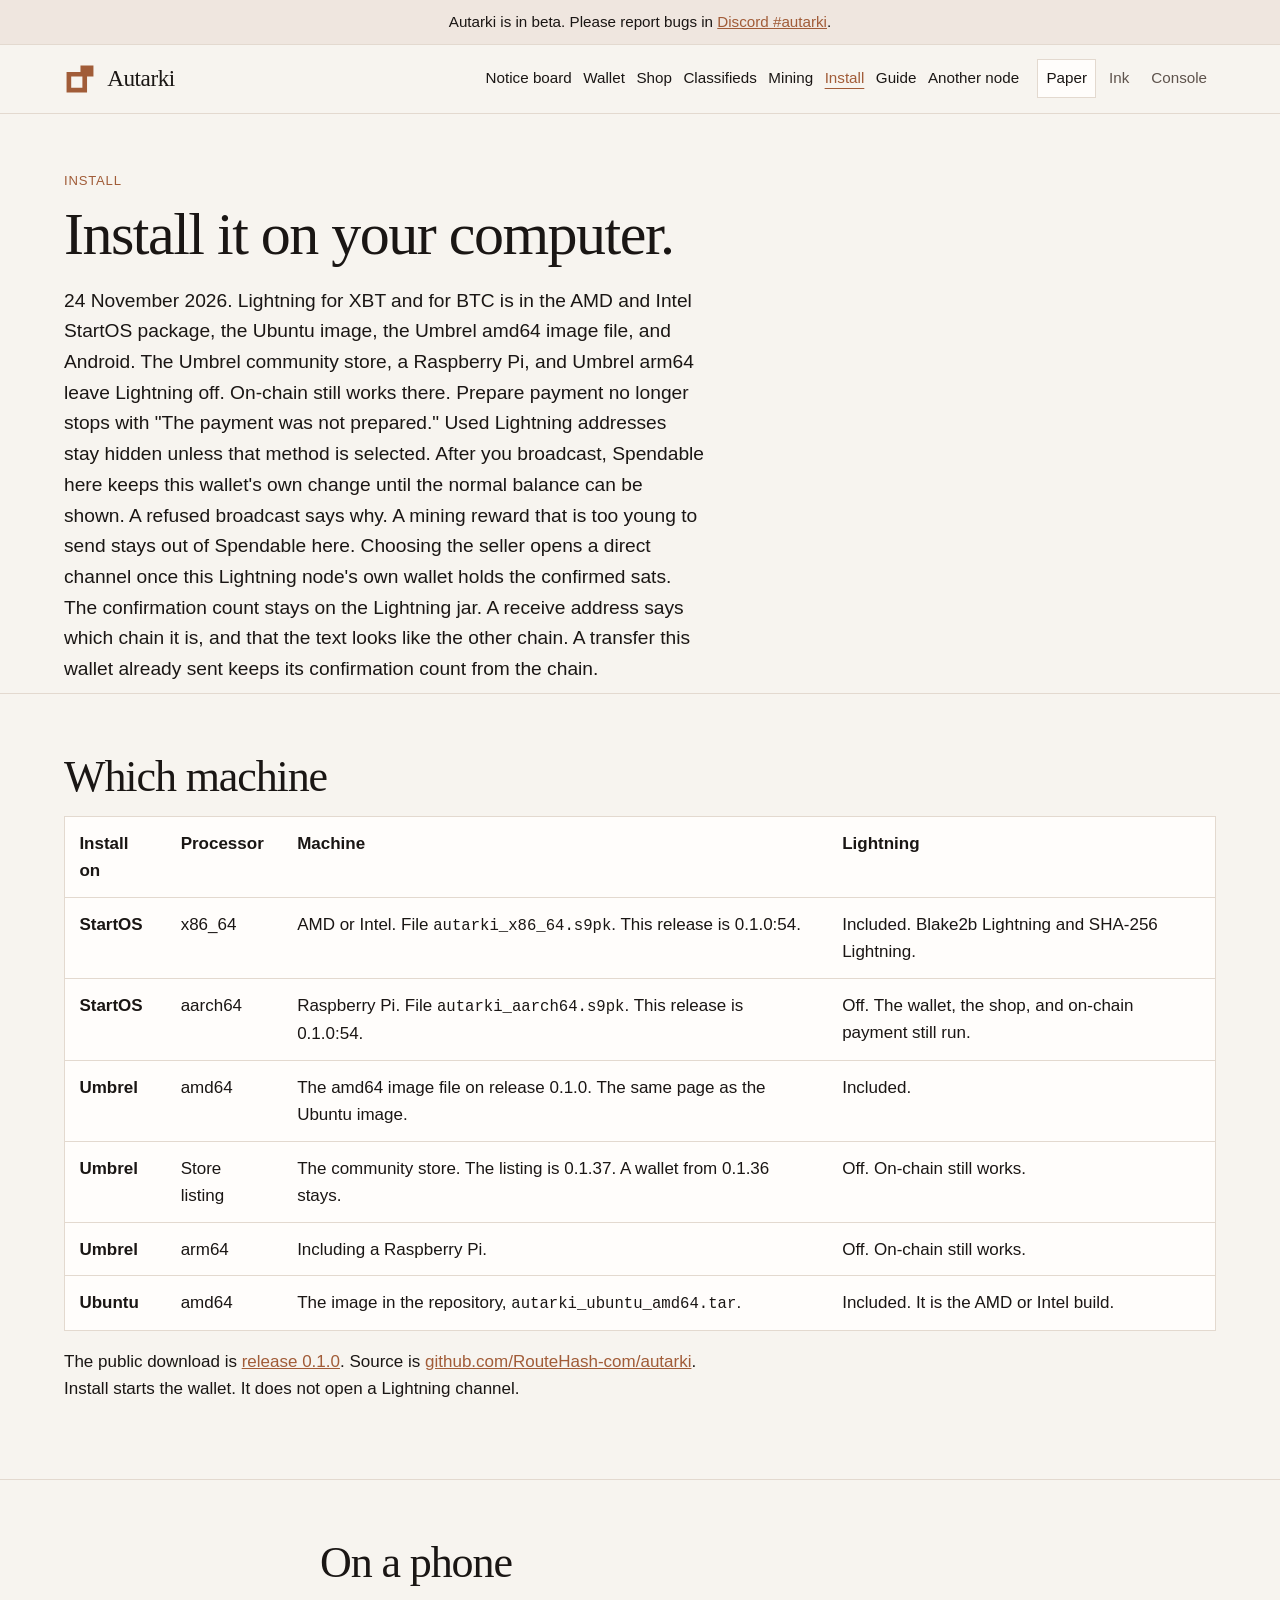
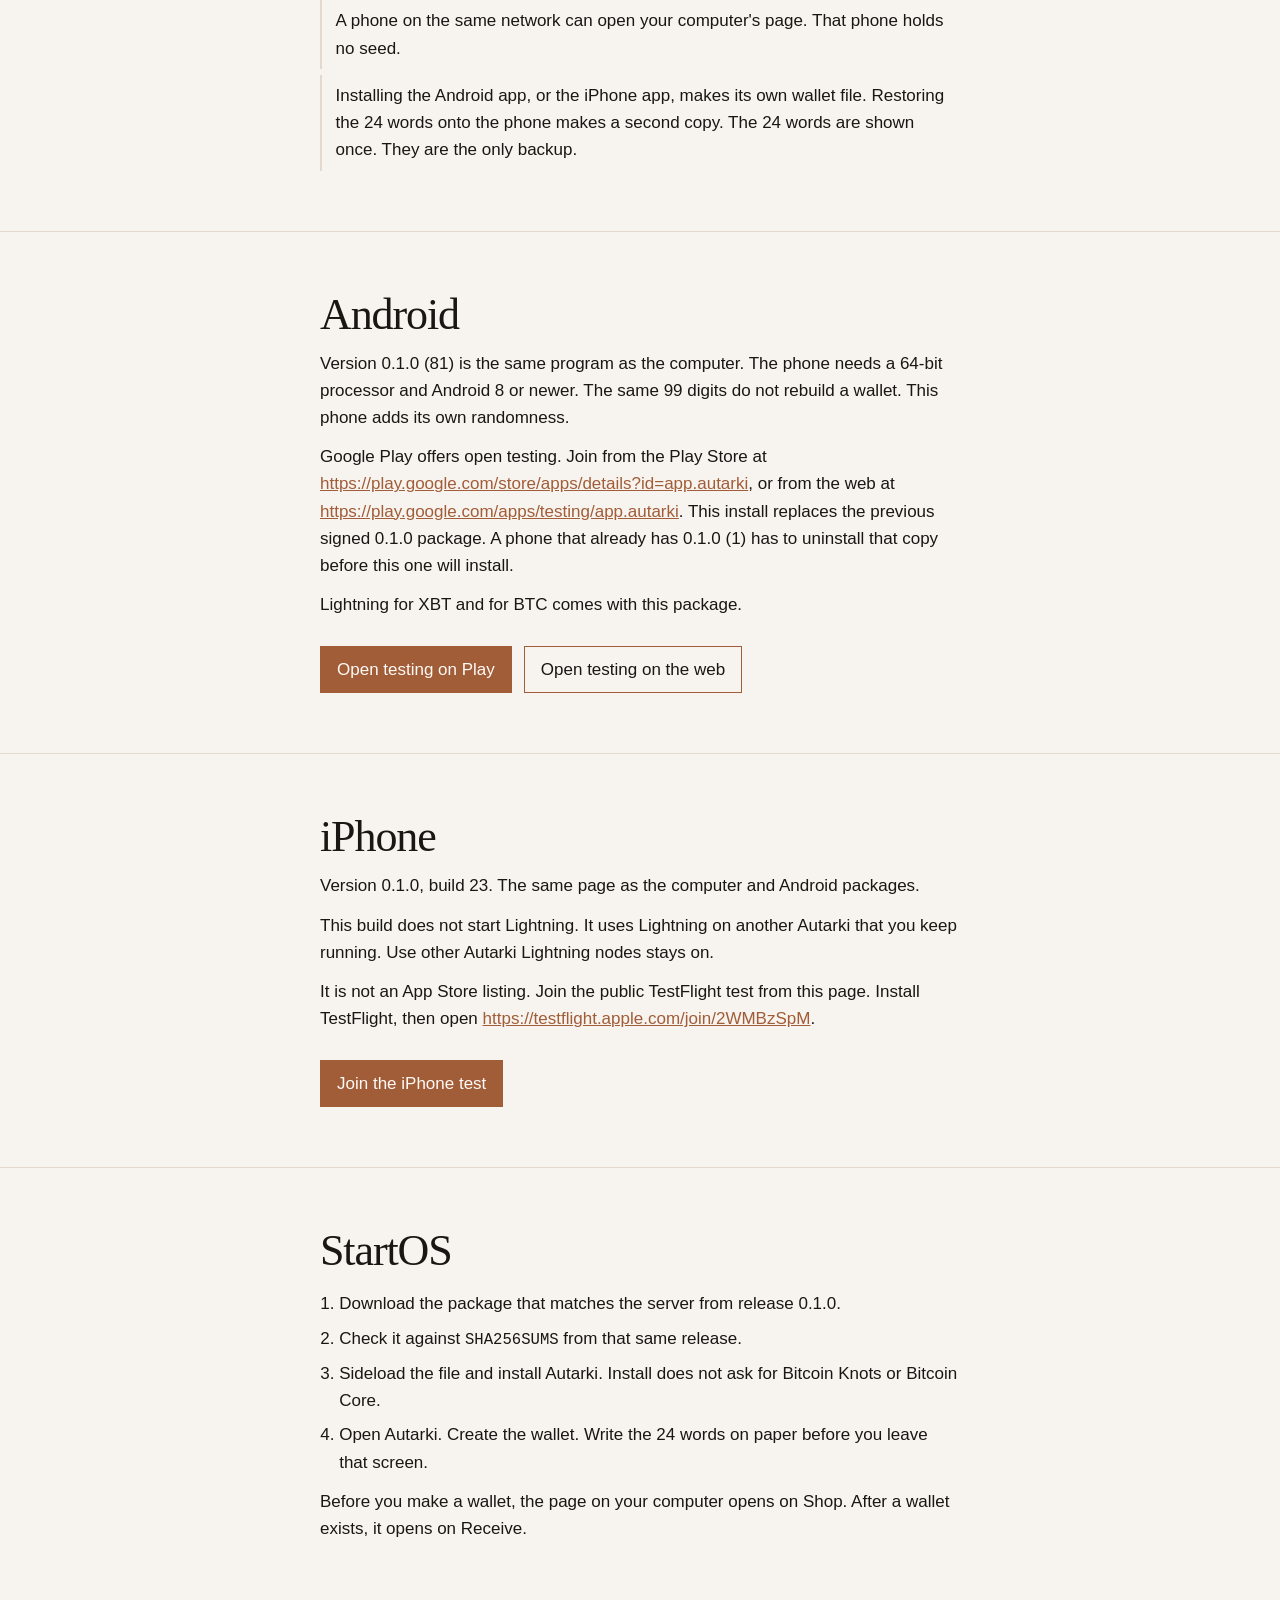
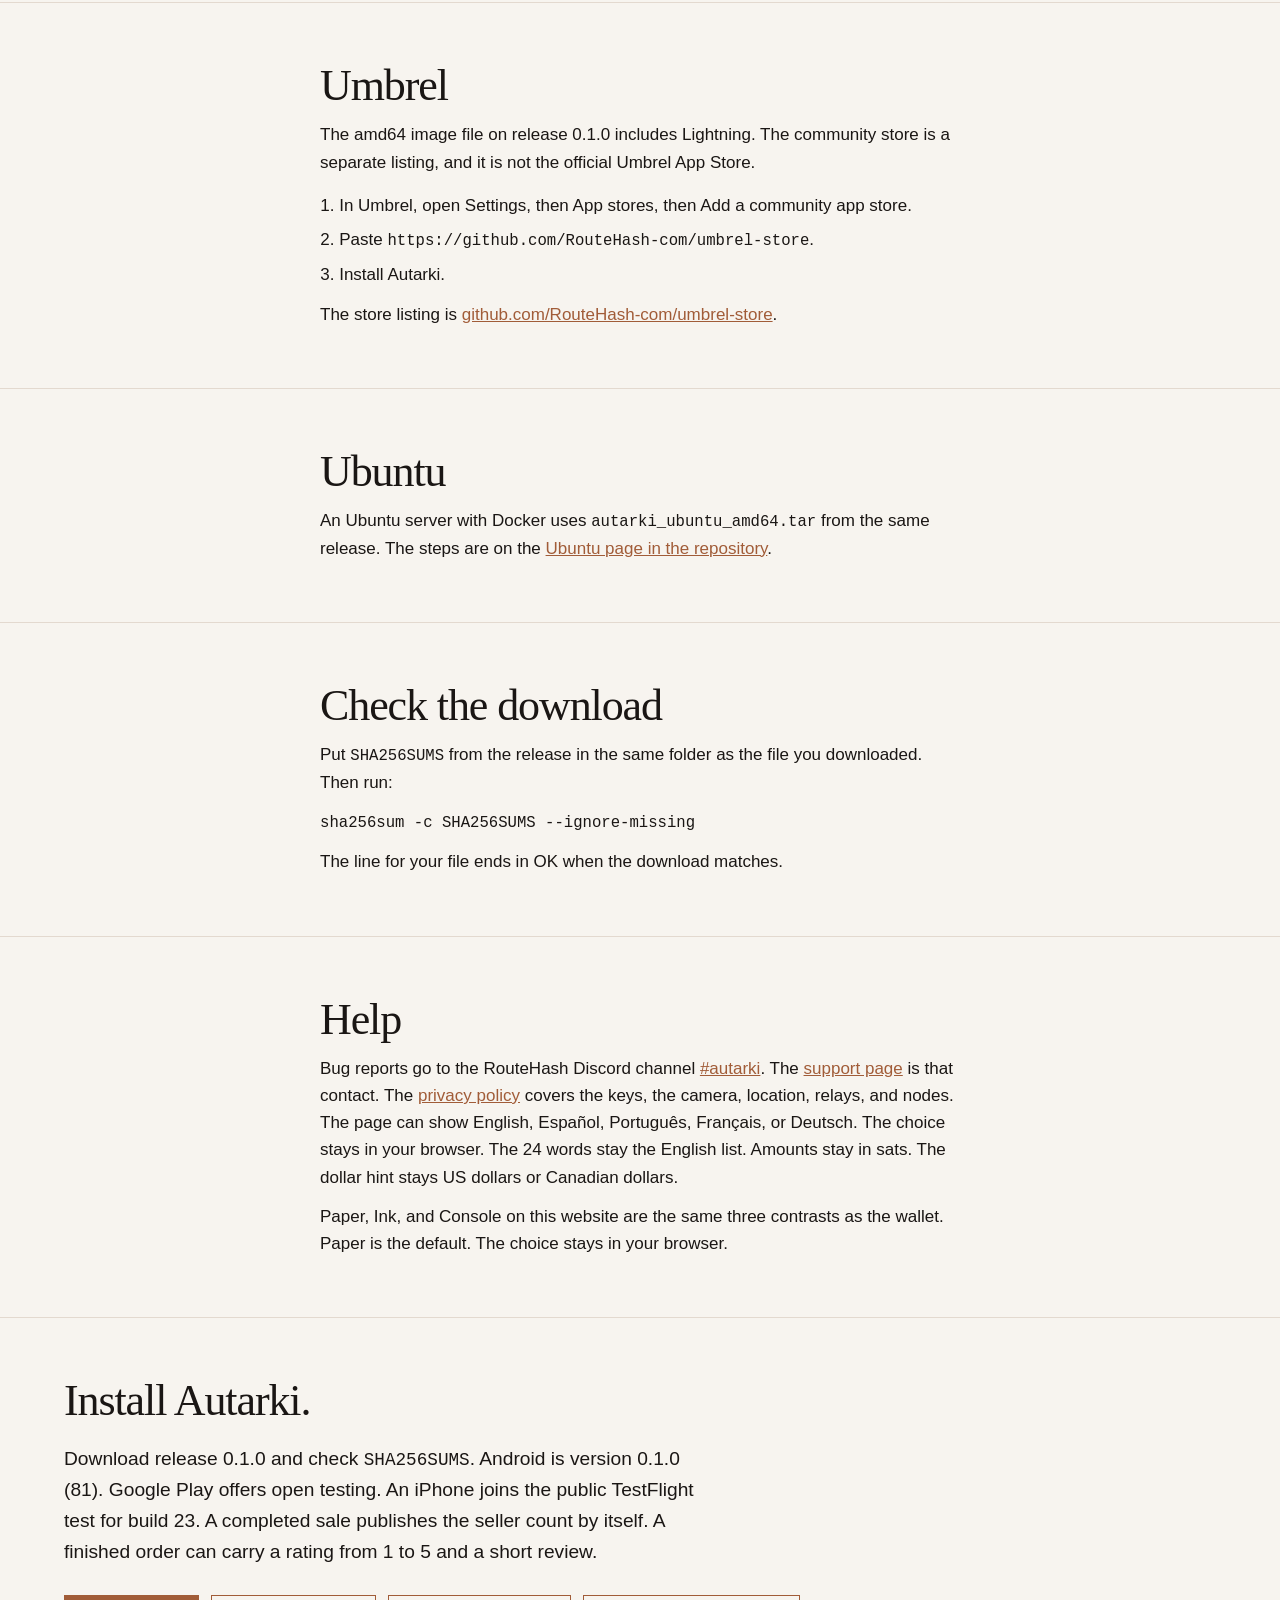
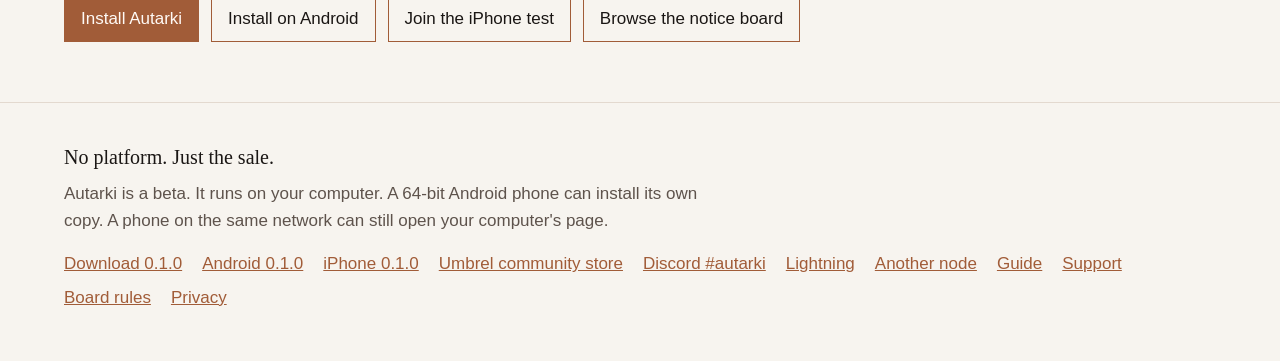
<file: site/install.html>
<!DOCTYPE html>
<html lang="en" data-theme="paper">
<head>
  <meta charset="utf-8">
  <meta name="viewport" content="width=device-width, initial-scale=1">
  <script>
    try {
      var t = localStorage.getItem("autarki-theme");
      if (t === "ink" || t === "console" || t === "paper") {
        document.documentElement.setAttribute("data-theme", t);
      }
    } catch (e) {}
  </script>
  <title>Install. Autarki</title>
  <meta name="description" content="The buyer pays you, and you keep the keys. One install is the wallet and the shop. Sell at the counter, ship a classified, and hire a rig.">
  <link rel="canonical" href="https://autarki.app/install">
  <meta name="robots" content="index, follow, max-image-preview:large">
  <meta property="og:site_name" content="Autarki">
  <meta property="og:type" content="website">
  <meta property="og:title" content="Install. Autarki">
  <meta property="og:description" content="The buyer pays you, and you keep the keys. One install is the wallet and the shop. Sell at the counter, ship a classified, and hire a rig.">
  <meta property="og:url" content="https://autarki.app/install">
  <meta property="og:image" content="https://autarki.app/assets/og.png">
  <meta property="og:image:type" content="image/png">
  <meta property="og:image:width" content="1200">
  <meta property="og:image:height" content="630">
  <meta property="og:image:alt" content="Autarki. No platform. Just the sale.">
  <meta name="twitter:card" content="summary_large_image">
  <meta name="twitter:title" content="Install. Autarki">
  <meta name="twitter:description" content="The buyer pays you, and you keep the keys. One install is the wallet and the shop. Sell at the counter, ship a classified, and hire a rig.">
  <meta name="twitter:image" content="https://autarki.app/assets/og.png">
  <meta name="twitter:image:alt" content="Autarki. No platform. Just the sale.">
  <link rel="alternate" type="text/markdown" href="https://autarki.app/install.md" title="Install">
  <link rel="describedby" href="https://autarki.app/llms.txt" type="text/plain">
  <meta name="theme-color" content="#f7f4ef">
  <link rel="icon" href="favicon.svg" type="image/svg+xml">
  <link rel="stylesheet" href="css/site.css">
  <script type="application/ld+json">
  {
    "@context": "https://schema.org",
    "@graph": [
      {
        "@type": "WebSite",
        "@id": "https://autarki.app/#website",
        "name": "Autarki",
        "url": "https://autarki.app/",
        "description": "The buyer pays you, and you keep the keys. Autarki is the wallet and the shop.",
        "inLanguage": "en",
        "publisher": {
          "@id": "https://autarki.app/#software"
        }
      },
      {
        "@type": "SoftwareApplication",
        "@id": "https://autarki.app/#software",
        "name": "Autarki",
        "url": "https://autarki.app/",
        "description": "The buyer pays you, and you keep the keys. Autarki is the wallet and the shop. It runs on your computer. A 64-bit Android phone can install its own copy. A phone on the same network can still open your computer's page.",
        "applicationCategory": "FinanceApplication",
        "operatingSystem": "StartOS, Umbrel, Ubuntu, Android",
        "softwareVersion": "0.1.0",
        "downloadUrl": "https://github.com/RouteHash-com/autarki/releases/tag/0.1.0",
        "image": "https://autarki.app/assets/og.png",
        "sameAs": [
          "https://github.com/RouteHash-com/autarki",
          "https://discord.gg/VBxvzQXvt"
        ]
      },
      {
        "@type": "WebPage",
        "@id": "https://autarki.app/install#webpage",
        "url": "https://autarki.app/install",
        "name": "Install. Autarki",
        "description": "The buyer pays you, and you keep the keys. One install is the wallet and the shop. Sell at the counter, ship a classified, and hire a rig.",
        "isPartOf": {
          "@id": "https://autarki.app/#website"
        },
        "about": {
          "@id": "https://autarki.app/#software"
        },
        "inLanguage": "en",
        "primaryImageOfPage": {
          "@type": "ImageObject",
          "url": "https://autarki.app/assets/og.png",
          "width": 1200,
          "height": 630
        }
      },
      {
        "@type": "BreadcrumbList",
        "@id": "https://autarki.app/install#webpage-crumbs",
        "itemListElement": [
          {
            "@type": "ListItem",
            "position": 1,
            "name": "Autarki",
            "item": "https://autarki.app/"
          },
          {
            "@type": "ListItem",
            "position": 2,
            "name": "Install",
            "item": "https://autarki.app/install"
          }
        ]
      }
    ]
  }
  </script>
</head>
<body>
  <a class="skip" href="#main">Skip to content</a>
  <div class="beta-banner">
    <p class="wrap">Autarki is in beta. Please report bugs in <a href="https://discord.gg/VBxvzQXvt">Discord #autarki</a>.</p>
  </div>
  <header class="site-header">
    <div class="wrap header-bar">
      <a class="brand" href="/">
        <svg class="mark" viewBox="-80 -80 1000 1000" aria-hidden="true">
          <path fill="currentColor" fill-rule="evenodd" d="M435 0H840V345H640V840H0V200H435Z M145 345H495V695H145Z"/>
        </svg>
        <span class="brand-name">Autarki</span>
      </a>
      <nav class="site-nav" aria-label="Primary">
        <ul>
          <li><a href="/notice-board">Notice board</a></li>
          <li><a href="/wallet">Wallet</a></li>
          <li><a href="/shop">Shop</a></li>
          <li><a href="/classifieds">Classifieds</a></li>
          <li><a href="/mining">Mining</a></li>
          <li><a href="/install" aria-current="page">Install</a></li>
          <li><a href="/guide">Guide</a></li>
          <li><a href="/channel">Another node</a></li>
        </ul>
      </nav>
      <div class="themes" role="group" aria-label="Contrast">
        <button type="button" data-theme-choice="paper" aria-pressed="true">Paper</button>
        <button type="button" data-theme-choice="ink" aria-pressed="false">Ink</button>
        <button type="button" data-theme-choice="console" aria-pressed="false">Console</button>
      </div>
    </div>
  </header>

  <main id="main">
    <header class="page-hero">
      <div class="wrap">
        <p class="kicker">Install</p>
        <h1>Install it on your computer.</h1>
        <p class="lede">24 November 2026. Lightning for XBT and for BTC is in the AMD and Intel StartOS package, the Ubuntu image, the Umbrel amd64 image file, and Android. The Umbrel community store, a Raspberry Pi, and Umbrel arm64 leave Lightning off. On-chain still works there. Prepare payment no longer stops with "The payment was not prepared." Used Lightning addresses stay hidden unless that method is selected. After you broadcast, Spendable here keeps this wallet's own change until the normal balance can be shown. A refused broadcast says why. A mining reward that is too young to send stays out of Spendable here. Choosing the seller opens a direct channel once this Lightning node's own wallet holds the confirmed sats. The confirmation count stays on the Lightning jar. A receive address says which chain it is, and that the text looks like the other chain. A transfer this wallet already sent keeps its confirmation count from the chain.</p>
      </div>
    </header>

    <section class="band">
      <div class="wrap">
        <h2>Which machine</h2>
        <div class="table-wrap">
          <table>
            <thead>
              <tr>
                <th scope="col">Install on</th>
                <th scope="col">Processor</th>
                <th scope="col">Machine</th>
                <th scope="col">Lightning</th>
              </tr>
            </thead>
            <tbody>
              <tr>
                <td><strong>StartOS</strong></td>
                <td>x86_64</td>
                <td>AMD or Intel. File <code>autarki_x86_64.s9pk</code>. This release is 0.1.0:54.</td>
                <td>Included. Blake2b Lightning and SHA-256 Lightning.</td>
              </tr>
              <tr>
                <td><strong>StartOS</strong></td>
                <td>aarch64</td>
                <td>Raspberry Pi. File <code>autarki_aarch64.s9pk</code>. This release is 0.1.0:54.</td>
                <td>Off. The wallet, the shop, and on-chain payment still run.</td>
              </tr>
              <tr>
                <td><strong>Umbrel</strong></td>
                <td>amd64</td>
                <td>The amd64 image file on release 0.1.0. The same page as the Ubuntu image.</td>
                <td>Included.</td>
              </tr>
              <tr>
                <td><strong>Umbrel</strong></td>
                <td>Store listing</td>
                <td>The community store. The listing is 0.1.37. A wallet from 0.1.36 stays.</td>
                <td>Off. On-chain still works.</td>
              </tr>
              <tr>
                <td><strong>Umbrel</strong></td>
                <td>arm64</td>
                <td>Including a Raspberry Pi.</td>
                <td>Off. On-chain still works.</td>
              </tr>
              <tr>
                <td><strong>Ubuntu</strong></td>
                <td>amd64</td>
                <td>The image in the repository, <code>autarki_ubuntu_amd64.tar</code>.</td>
                <td>Included. It is the AMD or Intel build.</td>
              </tr>
            </tbody>
          </table>
        </div>
        <p class="prose">The public download is <a href="https://github.com/RouteHash-com/autarki/releases/tag/0.1.0">release 0.1.0</a>. Source is <a href="https://github.com/RouteHash-com/autarki">github.com/RouteHash-com/autarki</a>. Install starts the wallet. It does not open a Lightning channel.</p>
      </div>
    </section>

    <section class="band" id="phone">
      <div class="wrap prose">
        <h2>On a phone</h2>
        <ul class="brief">
          <li>A phone on the same network can open your computer's page. That phone holds no seed.</li>
          <li>Installing the Android app, or the iPhone app, makes its own wallet file. Restoring the 24 words onto the phone makes a second copy. The 24 words are shown once. They are the only backup.</li>
        </ul>
      </div>
    </section>

    <section class="band" id="android">
      <div class="wrap prose">
        <h2>Android</h2>
        <p>Version 0.1.0 (81) is the same program as the computer. The phone needs a 64-bit processor and Android 8 or newer. The same 99 digits do not rebuild a wallet. This phone adds its own randomness.</p>
        <p>Google Play offers open testing. Join from the Play Store at <a href="https://play.google.com/store/apps/details?id=app.autarki">https://play.google.com/store/apps/details?id=app.autarki</a>, or from the web at <a href="https://play.google.com/apps/testing/app.autarki">https://play.google.com/apps/testing/app.autarki</a>. This install replaces the previous signed 0.1.0 package. A phone that already has 0.1.0 (1) has to uninstall that copy before this one will install.</p>
        <p>Lightning for XBT and for BTC comes with this package.</p>
        <div class="actions">
          <a class="button" href="https://play.google.com/store/apps/details?id=app.autarki">Open testing on Play</a>
          <a class="button button-ghost" href="https://play.google.com/apps/testing/app.autarki">Open testing on the web</a>
        </div>
      </div>
    </section>

    <section class="band" id="iphone">
      <div class="wrap prose">
        <h2>iPhone</h2>
        <p>Version 0.1.0, build 23. The same page as the computer and Android packages.</p>
        <p>This build does not start Lightning. It uses Lightning on another Autarki that you keep running. Use other Autarki Lightning nodes stays on.</p>
        <p>It is not an App Store listing. Join the public TestFlight test from this page. Install TestFlight, then open <a href="https://testflight.apple.com/join/2WMBzSpM">https://testflight.apple.com/join/2WMBzSpM</a>.</p>
        <div class="actions">
          <a class="button" href="https://testflight.apple.com/join/2WMBzSpM">Join the iPhone test</a>
        </div>
      </div>
    </section>

    <section class="band">
      <div class="wrap prose">
        <h2>StartOS</h2>
        <ol class="steps">
          <li>Download the package that matches the server from release 0.1.0.</li>
          <li>Check it against <code>SHA256SUMS</code> from that same release.</li>
          <li>Sideload the file and install Autarki. Install does not ask for Bitcoin Knots or Bitcoin Core.</li>
          <li>Open Autarki. Create the wallet. Write the 24 words on paper before you leave that screen.</li>
        </ol>
        <p>Before you make a wallet, the page on your computer opens on Shop. After a wallet exists, it opens on Receive.</p>
      </div>
    </section>

    <section class="band">
      <div class="wrap prose">
        <h2>Umbrel</h2>
        <p>The amd64 image file on release 0.1.0 includes Lightning. The community store is a separate listing, and it is not the official Umbrel App Store.</p>
        <ol class="steps">
          <li>In Umbrel, open Settings, then App stores, then Add a community app store.</li>
          <li>Paste <code>https://github.com/RouteHash-com/umbrel-store</code>.</li>
          <li>Install Autarki.</li>
        </ol>
        <p>The store listing is <a href="https://github.com/RouteHash-com/umbrel-store">github.com/RouteHash-com/umbrel-store</a>.</p>
      </div>
    </section>

    <section class="band">
      <div class="wrap prose">
        <h2>Ubuntu</h2>
        <p>An Ubuntu server with Docker uses <code>autarki_ubuntu_amd64.tar</code> from the same release. The steps are on the <a href="https://github.com/RouteHash-com/autarki/blob/main/ubuntu/README.md">Ubuntu page in the repository</a>.</p>
      </div>
    </section>

    <section class="band">
      <div class="wrap prose">
        <h2>Check the download</h2>
        <p>Put <code>SHA256SUMS</code> from the release in the same folder as the file you downloaded. Then run:</p>
        <p><code>sha256sum -c SHA256SUMS --ignore-missing</code></p>
        <p>The line for your file ends in OK when the download matches.</p>
      </div>
    </section>

    <section class="band">
      <div class="wrap prose">
        <h2>Help</h2>
        <p>Bug reports go to the RouteHash Discord channel <a href="https://discord.gg/VBxvzQXvt">#autarki</a>. The <a href="/support">support page</a> is that contact. The <a href="/privacy">privacy policy</a> covers the keys, the camera, location, relays, and nodes. The page can show English, Español, Português, Français, or Deutsch. The choice stays in your browser. The 24 words stay the English list. Amounts stay in sats. The dollar hint stays US dollars or Canadian dollars.</p>
        <p>Paper, Ink, and Console on this website are the same three contrasts as the wallet. Paper is the default. The choice stays in your browser.</p>
      </div>
    </section>

    <section class="band">
      <div class="wrap">
        <h2>Install Autarki.</h2>
        <p class="lede">Download release 0.1.0 and check <code>SHA256SUMS</code>. Android is version 0.1.0 (81). Google Play offers open testing. An iPhone joins the public TestFlight test for build 23. A completed sale publishes the seller count by itself. A finished order can carry a rating from 1 to 5 and a short review.</p>
        <div class="actions">
          <a class="button" href="https://github.com/RouteHash-com/autarki/releases/tag/0.1.0">Install Autarki</a>
          <a class="button button-ghost" href="#android">Install on Android</a>
          <a class="button button-ghost" href="https://testflight.apple.com/join/2WMBzSpM">Join the iPhone test</a>
          <a class="button button-ghost" href="/notice-board">Browse the notice board</a>
        </div>
      </div>
    </section>
  </main>

  <footer class="site-footer">
    <div class="wrap">
      <p class="footer-slogan">No platform. Just the sale.</p>
      <p>Autarki is a beta. It runs on your computer. A 64-bit Android phone can install its own copy. A phone on the same network can still open your computer's page.</p>
      <ul class="footer-links">
        <li><a href="https://github.com/RouteHash-com/autarki/releases/tag/0.1.0">Download 0.1.0</a></li>
        <li><a href="/install#android">Android 0.1.0</a></li>
        <li><a href="/install#iphone">iPhone 0.1.0</a></li>
        <li><a href="https://github.com/RouteHash-com/umbrel-store">Umbrel community store</a></li>
        <li><a href="https://discord.gg/VBxvzQXvt">Discord #autarki</a></li>
        <li><a href="/lightning">Lightning</a></li>
        <li><a href="/channel">Another node</a></li>
        <li><a href="/guide">Guide</a></li>
        <li><a href="/support">Support</a></li>
        <li><a href="/board">Board rules</a></li>
        <li><a href="/privacy">Privacy</a></li>
      </ul>
    </div>
  </footer>
  <script src="js/site.js"></script>
</body>
</html>
</file>
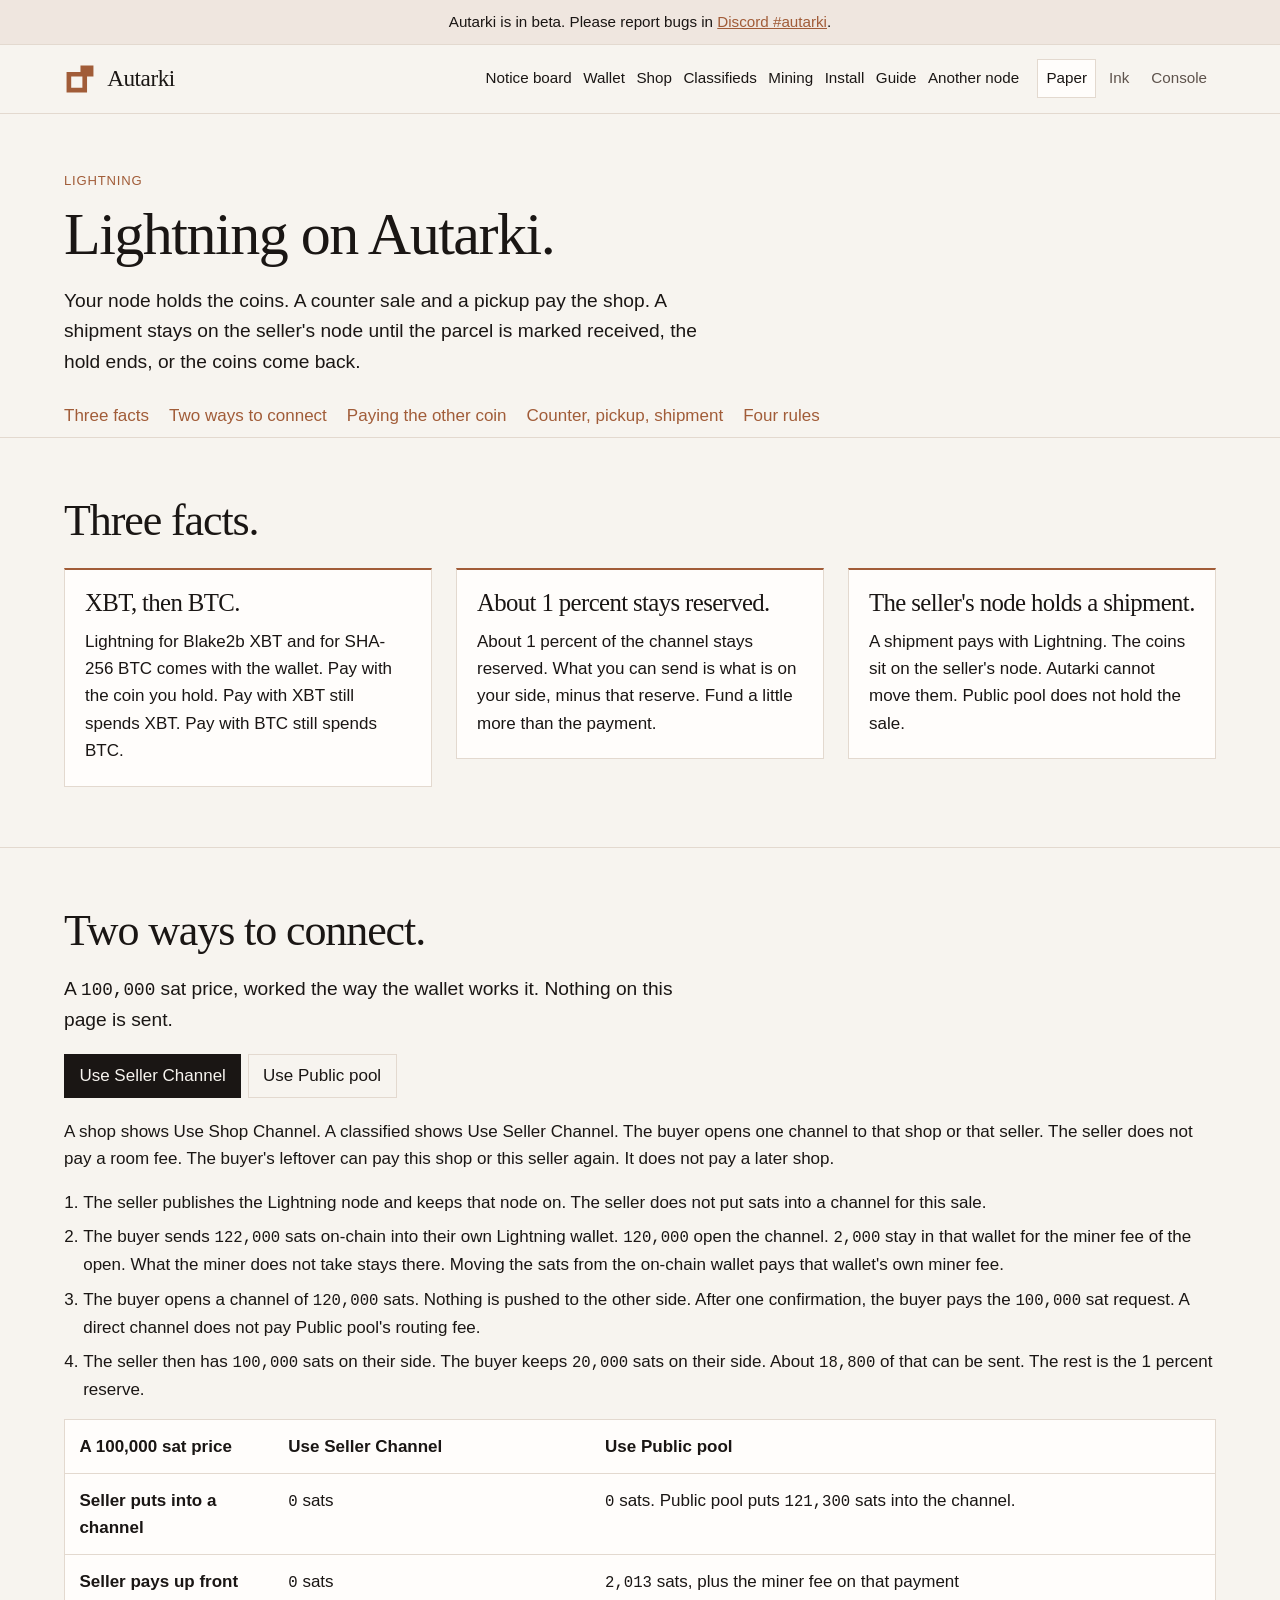
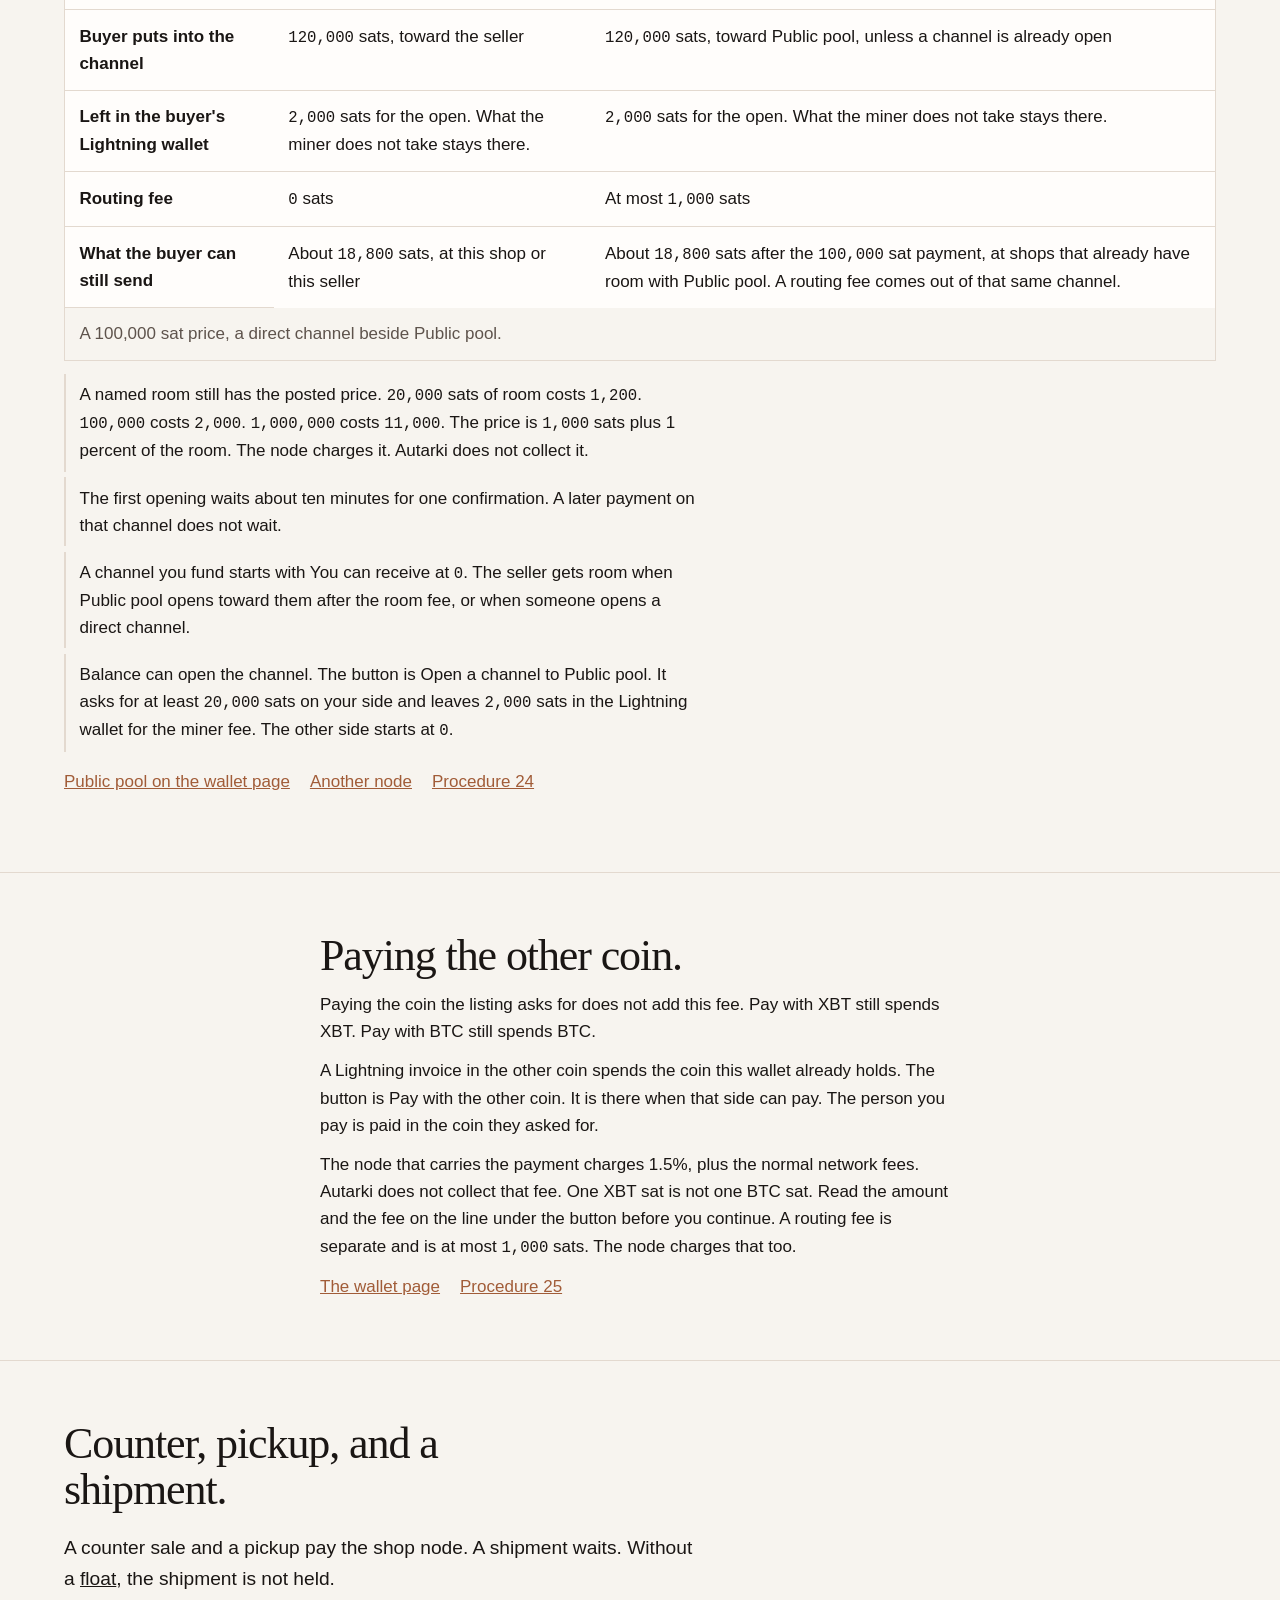
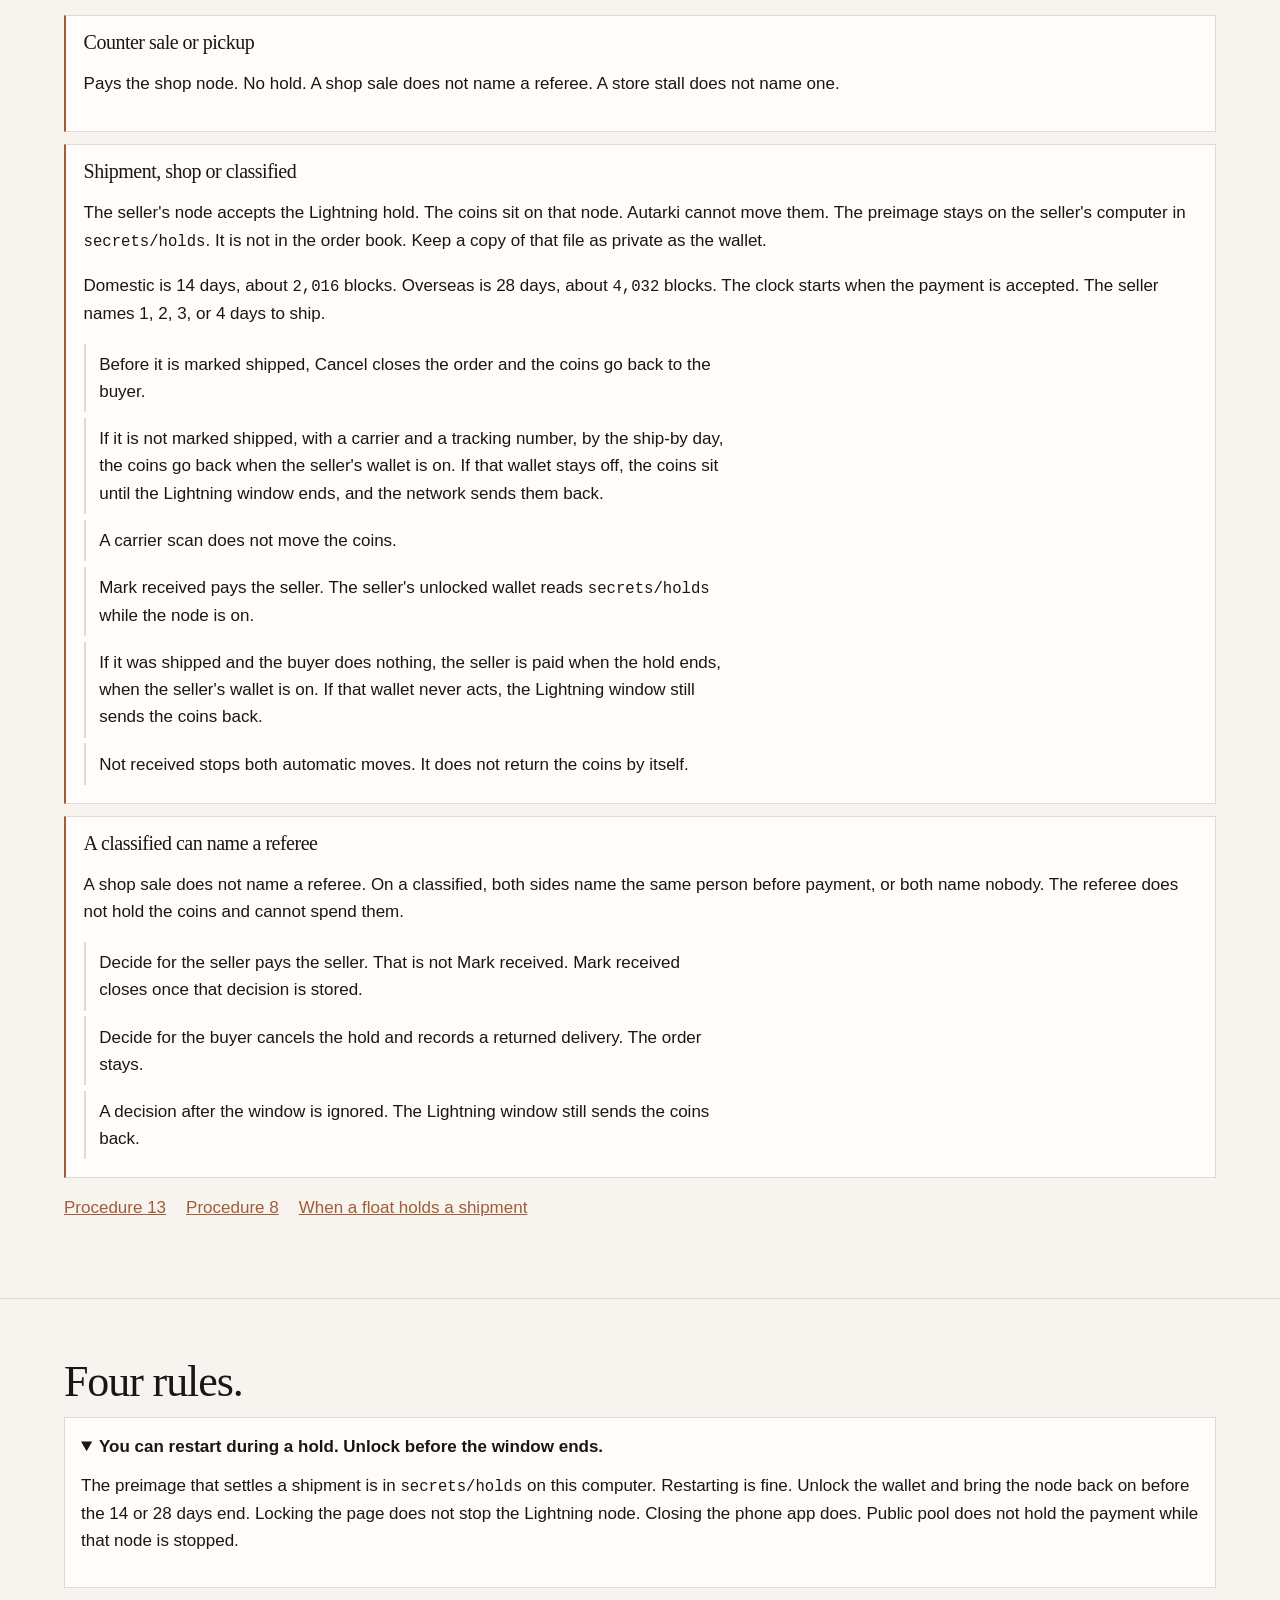
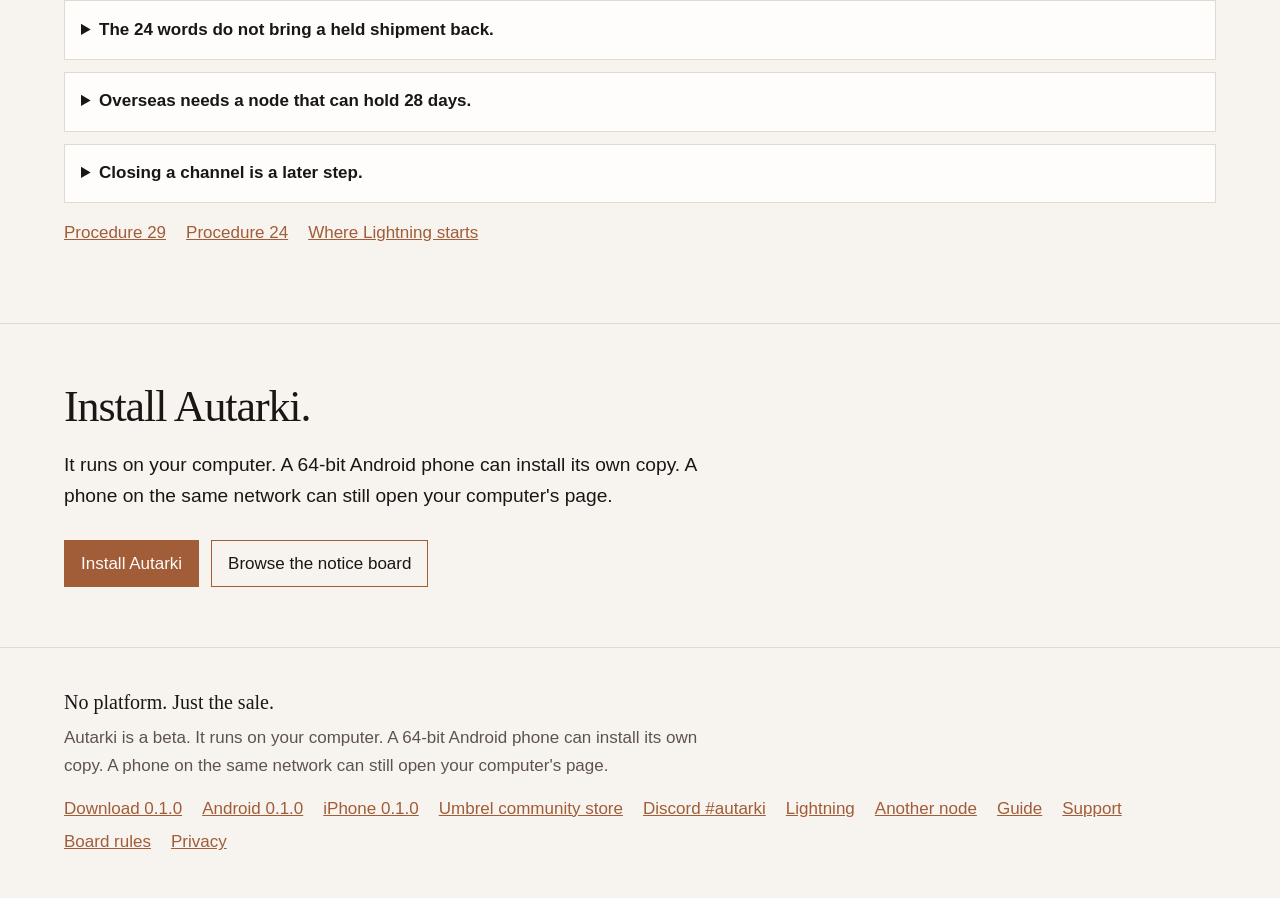
<file: site/lightning.html>
<!DOCTYPE html>
<html lang="en" data-theme="paper">
<head>
  <meta charset="utf-8">
  <meta name="viewport" content="width=device-width, initial-scale=1">
  <script>
    try {
      var t = localStorage.getItem("autarki-theme");
      if (t === "ink" || t === "console" || t === "paper") {
        document.documentElement.setAttribute("data-theme", t);
      }
    } catch (e) {}
  </script>
  <title>Lightning. Autarki</title>
  <meta name="description" content="Your node holds the coins. A channel pays the shop. A shipment stays on the seller's node until it is marked received.">
  <link rel="canonical" href="https://autarki.app/lightning">
  <meta name="robots" content="index, follow, max-image-preview:large">
  <meta property="og:site_name" content="Autarki">
  <meta property="og:type" content="website">
  <meta property="og:title" content="Lightning. Autarki">
  <meta property="og:description" content="Your node holds the coins. A channel pays the shop. A shipment stays on the seller's node until it is marked received.">
  <meta property="og:url" content="https://autarki.app/lightning">
  <meta property="og:image" content="https://autarki.app/assets/og.png">
  <meta property="og:image:type" content="image/png">
  <meta property="og:image:width" content="1200">
  <meta property="og:image:height" content="630">
  <meta property="og:image:alt" content="Autarki. No platform. Just the sale.">
  <meta name="twitter:card" content="summary_large_image">
  <meta name="twitter:title" content="Lightning. Autarki">
  <meta name="twitter:description" content="Your node holds the coins. A channel pays the shop. A shipment stays on the seller's node until it is marked received.">
  <meta name="twitter:image" content="https://autarki.app/assets/og.png">
  <meta name="twitter:image:alt" content="Autarki. No platform. Just the sale.">
  <link rel="alternate" type="text/markdown" href="https://autarki.app/lightning.md" title="Lightning">
  <link rel="describedby" href="https://autarki.app/llms.txt" type="text/plain">
  <meta name="theme-color" content="#f7f4ef">
  <link rel="icon" href="favicon.svg" type="image/svg+xml">
  <link rel="stylesheet" href="css/site.css?v=20261122a">
  <script type="application/ld+json">
  {
    "@context": "https://schema.org",
    "@graph": [
      {
        "@type": "WebSite",
        "@id": "https://autarki.app/#website",
        "name": "Autarki",
        "url": "https://autarki.app/",
        "description": "The buyer pays you, and you keep the keys. Autarki is the wallet and the shop.",
        "inLanguage": "en",
        "publisher": { "@id": "https://autarki.app/#software" }
      },
      {
        "@type": "SoftwareApplication",
        "@id": "https://autarki.app/#software",
        "name": "Autarki",
        "url": "https://autarki.app/",
        "description": "The buyer pays you, and you keep the keys. Autarki is the wallet and the shop. It runs on your computer. A 64-bit Android phone can install its own copy. A phone on the same network can still open your computer's page.",
        "applicationCategory": "FinanceApplication",
        "operatingSystem": "StartOS, Umbrel, Ubuntu, Android",
        "softwareVersion": "0.1.0",
        "downloadUrl": "https://github.com/RouteHash-com/autarki/releases/tag/0.1.0",
        "image": "https://autarki.app/assets/og.png",
        "sameAs": [
          "https://github.com/RouteHash-com/autarki",
          "https://discord.gg/VBxvzQXvt"
        ]
      },
      {
        "@type": "WebPage",
        "@id": "https://autarki.app/lightning#webpage",
        "url": "https://autarki.app/lightning",
        "name": "Lightning. Autarki",
        "description": "Your node holds the coins. A channel pays the shop. A shipment stays on the seller's node until it is marked received.",
        "isPartOf": { "@id": "https://autarki.app/#website" },
        "about": { "@id": "https://autarki.app/#software" },
        "inLanguage": "en",
        "primaryImageOfPage": {
          "@type": "ImageObject",
          "url": "https://autarki.app/assets/og.png",
          "width": 1200,
          "height": 630
        }
      },
      {
        "@type": "BreadcrumbList",
        "@id": "https://autarki.app/lightning#webpage-crumbs",
        "itemListElement": [
          {
            "@type": "ListItem",
            "position": 1,
            "name": "Autarki",
            "item": "https://autarki.app/"
          },
          {
            "@type": "ListItem",
            "position": 2,
            "name": "Lightning",
            "item": "https://autarki.app/lightning"
          }
        ]
      }
    ]
  }
  </script>
</head>
<body>
  <a class="skip" href="#main">Skip to content</a>
  <div class="beta-banner">
    <p class="wrap">Autarki is in beta. Please report bugs in <a href="https://discord.gg/VBxvzQXvt">Discord #autarki</a>.</p>
  </div>
  <header class="site-header">
    <div class="wrap header-bar">
      <a class="brand" href="/">
        <svg class="mark" viewBox="-80 -80 1000 1000" aria-hidden="true">
          <path fill="currentColor" fill-rule="evenodd" d="M435 0H840V345H640V840H0V200H435Z M145 345H495V695H145Z"/>
        </svg>
        <span class="brand-name">Autarki</span>
      </a>
      <nav class="site-nav" aria-label="Primary">
        <ul>
          <li><a href="/notice-board">Notice board</a></li>
          <li><a href="/wallet">Wallet</a></li>
          <li><a href="/shop">Shop</a></li>
          <li><a href="/classifieds">Classifieds</a></li>
          <li><a href="/mining">Mining</a></li>
          <li><a href="/install">Install</a></li>
          <li><a href="/guide">Guide</a></li>
          <li><a href="/channel">Another node</a></li>
        </ul>
      </nav>
      <div class="themes" role="group" aria-label="Contrast">
        <button type="button" data-theme-choice="paper" aria-pressed="true">Paper</button>
        <button type="button" data-theme-choice="ink" aria-pressed="false">Ink</button>
        <button type="button" data-theme-choice="console" aria-pressed="false">Console</button>
      </div>
    </div>
  </header>

  <main id="main">
    <header class="page-hero">
      <div class="wrap">
        <p class="kicker">Lightning</p>
        <h1>Lightning on Autarki.</h1>
        <p class="lede">Your node holds the coins. A counter sale and a pickup pay the shop. A shipment stays on the seller's node until the parcel is marked received, the hold ends, or the coins come back.</p>
        <nav class="page-nav" aria-label="On this page">
          <a href="#facts">Three facts</a>
          <a href="#connect">Two ways to connect</a>
          <a href="#other-coin">Paying the other coin</a>
          <a href="#shipment">Counter, pickup, shipment</a>
          <a href="#rules">Four rules</a>
        </nav>
      </div>
    </header>

    <section class="band" id="facts">
      <div class="wrap">
        <h2>Three facts.</h2>
        <div class="benefits">
          <article>
            <h3>XBT, then BTC.</h3>
            <p>Lightning for Blake2b XBT and for SHA-256 BTC comes with the wallet. Pay with the coin you hold. Pay with XBT still spends XBT. Pay with BTC still spends BTC.</p>
          </article>
          <article>
            <h3>About 1 percent stays reserved.</h3>
            <p>About 1 percent of the channel stays reserved. What you can send is what is on your side, minus that reserve. Fund a little more than the payment.</p>
          </article>
          <article>
            <h3>The seller's node holds a shipment.</h3>
            <p>A shipment pays with Lightning. The coins sit on the seller's node. Autarki cannot move them. Public pool does not hold the sale.</p>
          </article>
        </div>
      </div>
    </section>

    <section class="band" id="connect">
      <div class="wrap">
        <h2>Two ways to connect.</h2>
        <p class="lede">A <span class="num">100,000</span> sat price, worked the way the wallet works it. Nothing on this page is sent.</p>
        <div class="switch" role="tablist" aria-label="How the channel opens">
          <button type="button" id="tab-direct" role="tab" aria-selected="true" aria-controls="panel-direct">Use Seller Channel</button>
          <button type="button" id="tab-pool" role="tab" aria-selected="false" aria-controls="panel-pool">Use Public pool</button>
        </div>

        <div class="lightning-panel" id="panel-direct" role="tabpanel" aria-labelledby="tab-direct">
          <p>A shop shows Use Shop Channel. A classified shows Use Seller Channel. The buyer opens one channel to that shop or that seller. The seller does not pay a room fee. The buyer's leftover can pay this shop or this seller again. It does not pay a later shop.</p>
          <ol class="steps">
            <li>The seller publishes the Lightning node and keeps that node on. The seller does not put sats into a channel for this sale.</li>
            <li>The buyer sends <span class="num">122,000</span> sats on-chain into their own Lightning wallet. <span class="num">120,000</span> open the channel. <span class="num">2,000</span> stay in that wallet for the miner fee of the open. What the miner does not take stays there. Moving the sats from the on-chain wallet pays that wallet's own miner fee.</li>
            <li>The buyer opens a channel of <span class="num">120,000</span> sats. Nothing is pushed to the other side. After one confirmation, the buyer pays the <span class="num">100,000</span> sat request. A direct channel does not pay Public pool's routing fee.</li>
            <li>The seller then has <span class="num">100,000</span> sats on their side. The buyer keeps <span class="num">20,000</span> sats on their side. About <span class="num">18,800</span> of that can be sent. The rest is the 1 percent reserve.</li>
          </ol>
        </div>

        <div class="lightning-panel" id="panel-pool" role="tabpanel" aria-labelledby="tab-pool" hidden>
          <p>Use this when buyers already have a channel to Public pool, or when the seller wants that room. The seller pays the room fee only. Public pool puts its own sats into the channel.</p>
          <ol class="steps">
            <li>A room of <span class="num">100,000</span> sats can forward <span class="num">98,800</span> sats after the 1 percent reserve. To receive a <span class="num">100,000</span> sat payment, the wallet asks for <span class="num">101,300</span> sats of incoming room. The smallest room is <span class="num">20,000</span> sats, in steps of <span class="num">100</span>.</li>
            <li>The seller pays <span class="num">2,013</span> sats. That is <span class="num">1,000</span> sats plus 1 percent of the <span class="num">101,300</span> sat room, plus the miner fee on that on-chain payment. The node charges the <span class="num">2,013</span>. Autarki does not collect it. Public pool puts <span class="num">121,300</span> sats into the channel and pushes <span class="num">20,000</span> to the seller. After the reserve, <span class="num">100,087</span> sats can be forwarded. Incoming room is ready after that open confirms. Paying the fee fills Send. This page does not open the room.</li>
            <li>A buyer who already has a funded channel to Public pool can pay then. A buyer who does not opens the same <span class="num">120,000</span> sat channel toward Public pool. That Lightning wallet still needs <span class="num">122,000</span> sats before the open. The payment is <span class="num">100,000</span> sats, plus a routing fee of at most <span class="num">1,000</span> sats. The node charges that fee. Autarki does not collect it.</li>
          </ol>
        </div>

        <div class="table-wrap">
          <table class="sale-fees">
            <caption>A 100,000 sat price, a direct channel beside Public pool.</caption>
            <thead>
              <tr>
                <th scope="col">A 100,000 sat price</th>
                <th scope="col">Use Seller Channel</th>
                <th scope="col">Use Public pool</th>
              </tr>
            </thead>
            <tbody>
              <tr>
                <th scope="row">Seller puts into a channel</th>
                <td data-col="Use Seller Channel"><span class="num">0</span> sats</td>
                <td data-col="Use Public pool"><span class="num">0</span> sats. Public pool puts <span class="num">121,300</span> sats into the channel.</td>
              </tr>
              <tr>
                <th scope="row">Seller pays up front</th>
                <td data-col="Use Seller Channel"><span class="num">0</span> sats</td>
                <td data-col="Use Public pool"><span class="num">2,013</span> sats, plus the miner fee on that payment</td>
              </tr>
              <tr>
                <th scope="row">Buyer puts into the channel</th>
                <td data-col="Use Seller Channel"><span class="num">120,000</span> sats, toward the seller</td>
                <td data-col="Use Public pool"><span class="num">120,000</span> sats, toward Public pool, unless a channel is already open</td>
              </tr>
              <tr>
                <th scope="row">Left in the buyer's Lightning wallet</th>
                <td data-col="Use Seller Channel"><span class="num">2,000</span> sats for the open. What the miner does not take stays there.</td>
                <td data-col="Use Public pool"><span class="num">2,000</span> sats for the open. What the miner does not take stays there.</td>
              </tr>
              <tr>
                <th scope="row">Routing fee</th>
                <td data-col="Use Seller Channel"><span class="num">0</span> sats</td>
                <td data-col="Use Public pool">At most <span class="num">1,000</span> sats</td>
              </tr>
              <tr>
                <th scope="row">What the buyer can still send</th>
                <td data-col="Use Seller Channel">About <span class="num">18,800</span> sats, at this shop or this seller</td>
                <td data-col="Use Public pool">About <span class="num">18,800</span> sats after the <span class="num">100,000</span> sat payment, at shops that already have room with Public pool. A routing fee comes out of that same channel.</td>
              </tr>
            </tbody>
          </table>
        </div>
        <ul class="brief">
          <li>A named room still has the posted price. <span class="num">20,000</span> sats of room costs <span class="num">1,200</span>. <span class="num">100,000</span> costs <span class="num">2,000</span>. <span class="num">1,000,000</span> costs <span class="num">11,000</span>. The price is <span class="num">1,000</span> sats plus 1 percent of the room. The node charges it. Autarki does not collect it.</li>
          <li>The first opening waits about ten minutes for one confirmation. A later payment on that channel does not wait.</li>
          <li>A channel you fund starts with You can receive at <span class="num">0</span>. The seller gets room when Public pool opens toward them after the room fee, or when someone opens a direct channel.</li>
          <li>Balance can open the channel. The button is Open a channel to Public pool. It asks for at least <span class="num">20,000</span> sats on your side and leaves <span class="num">2,000</span> sats in the Lightning wallet for the miner fee. The other side starts at <span class="num">0</span>.</li>
        </ul>
        <p class="more"><a href="/wallet#lsp">Public pool on the wallet page</a><a href="/channel">Another node</a><a href="/guide#open-channel">Procedure 24</a></p>
      </div>
    </section>

    <section class="band" id="other-coin">
      <div class="wrap prose">
        <h2>Paying the other coin.</h2>
        <p>Paying the coin the listing asks for does not add this fee. Pay with XBT still spends XBT. Pay with BTC still spends BTC.</p>
        <p>A Lightning invoice in the other coin spends the coin this wallet already holds. The button is Pay with the other coin. It is there when that side can pay. The person you pay is paid in the coin they asked for.</p>
        <p>The node that carries the payment charges 1.5%, plus the normal network fees. Autarki does not collect that fee. One XBT sat is not one BTC sat. Read the amount and the fee on the line under the button before you continue. A routing fee is separate and is at most <span class="num">1,000</span> sats. The node charges that too.</p>
        <p class="more"><a href="/wallet#other-coin">The wallet page</a><a href="/guide#other-coin">Procedure 25</a></p>
      </div>
    </section>

    <section class="band" id="shipment">
      <div class="wrap">
        <h2>Counter, pickup, and a shipment.</h2>
        <p class="lede">A counter sale and a pickup pay the shop node. A shipment waits. Without a <a href="/classifieds#protection">float</a>, the shipment is not held.</p>
        <ol class="hold-path">
          <li>
            <h3>Counter sale or pickup</h3>
            <p>Pays the shop node. No hold. A shop sale does not name a referee. A store stall does not name one.</p>
          </li>
          <li>
            <h3>Shipment, shop or classified</h3>
            <p>The seller's node accepts the Lightning hold. The coins sit on that node. Autarki cannot move them. The preimage stays on the seller's computer in <code>secrets/holds</code>. It is not in the order book. Keep a copy of that file as private as the wallet.</p>
            <p>Domestic is 14 days, about <span class="num">2,016</span> blocks. Overseas is 28 days, about <span class="num">4,032</span> blocks. The clock starts when the payment is accepted. The seller names 1, 2, 3, or 4 days to ship.</p>
            <ul class="brief">
              <li>Before it is marked shipped, Cancel closes the order and the coins go back to the buyer.</li>
              <li>If it is not marked shipped, with a carrier and a tracking number, by the ship-by day, the coins go back when the seller's wallet is on. If that wallet stays off, the coins sit until the Lightning window ends, and the network sends them back.</li>
              <li>A carrier scan does not move the coins.</li>
              <li>Mark received pays the seller. The seller's unlocked wallet reads <code>secrets/holds</code> while the node is on.</li>
              <li>If it was shipped and the buyer does nothing, the seller is paid when the hold ends, when the seller's wallet is on. If that wallet never acts, the Lightning window still sends the coins back.</li>
              <li>Not received stops both automatic moves. It does not return the coins by itself.</li>
            </ul>
          </li>
          <li>
            <h3>A classified can name a referee</h3>
            <p>A shop sale does not name a referee. On a classified, both sides name the same person before payment, or both name nobody. The referee does not hold the coins and cannot spend them.</p>
            <ul class="brief">
              <li>Decide for the seller pays the seller. That is not Mark received. Mark received closes once that decision is stored.</li>
              <li>Decide for the buyer cancels the hold and records a returned delivery. The order stays.</li>
              <li>A decision after the window is ignored. The Lightning window still sends the coins back.</li>
            </ul>
          </li>
        </ol>
        <p class="more"><a href="/guide#close-shipment">Procedure 13</a><a href="/guide#cancel-order">Procedure 8</a><a href="/classifieds#protection">When a float holds a shipment</a></p>
      </div>
    </section>

    <section class="band" id="rules">
      <div class="wrap">
        <h2>Four rules.</h2>
        <details class="rule" open>
          <summary>You can restart during a hold. Unlock before the window ends.</summary>
          <p>The preimage that settles a shipment is in <code>secrets/holds</code> on this computer. Restarting is fine. Unlock the wallet and bring the node back on before the 14 or 28 days end. Locking the page does not stop the Lightning node. Closing the phone app does. Public pool does not hold the payment while that node is stopped.</p>
        </details>
        <details class="rule">
          <summary>The 24 words do not bring a held shipment back.</summary>
          <p>The 24 words bring back the on-chain wallet and the Nostr key made from those words. They do not bring the shop book back, and they do not bring <code>secrets/holds</code> back. Each Lightning node's paper brings back the coins still in that node's own wallet, after the scan. Blake2b and SHA-256 each have their own paper. On this computer, the SHA-256 paper is two lines. On a phone, that paper is 24 words. An open channel is not in this file and is not on that paper. After this device's data is deleted, the channel list is gone. The other side does not send its record here. The channel does not keep working.</p>
          <p>Save a copy, under Settings, then Other, then Backup, can hold a shipment still held, and it includes <code>secrets/holds</code>. Do not wipe the disk while a shipment is in transit unless that copy is saved. This wallet does not send the shop book to the shared node.</p>
        </details>
        <details class="rule">
          <summary>Overseas needs a node that can hold 28 days.</summary>
          <p>A 28-day hold asks for <span class="num">4,032</span> blocks. Paying adds 3, and one pool hop adds 80. This wallet's Blake2b Lightning node is set to <span class="num">4,224</span> blocks, so that hold fits. A node left at <span class="num">2,016</span> blocks refuses the invoice. The page says “This Lightning node cannot hold a shipment for 28 days.” On this computer, SHA-256 Lightning is Eclair. An Eclair build that cannot hold a shipment refuses the payment. Pay on-chain until that computer is running the build that holds a payment.</p>
        </details>
        <details class="rule">
          <summary>Closing a channel is a later step.</summary>
          <p>Settled sats stay in the channel until you close it. Close this channel asks the peer to close. Each side is paid the balance it holds now. You are paid what you can pay now. The peer is paid what you can receive. The closing transaction pays a miner fee from this channel. The fee stays the smaller one. It comes from the side that can pay it and still keep its output. Cancel leaves the channel open. The sats return to that Lightning node's own wallet after the closing transaction confirms. They return to Balance only after a later send.</p>
        </details>
        <p class="more"><a href="/guide#backup">Procedure 29</a><a href="/guide#open-channel">Procedure 24</a><a href="/install">Where Lightning starts</a></p>
      </div>
    </section>

    <section class="band">
      <div class="wrap">
        <h2>Install Autarki.</h2>
        <p class="lede">It runs on your computer. A 64-bit Android phone can install its own copy. A phone on the same network can still open your computer's page.</p>
        <div class="actions">
          <a class="button" href="/install">Install Autarki</a>
          <a class="button button-ghost" href="/notice-board">Browse the notice board</a>
        </div>
      </div>
    </section>
  </main>

  <footer class="site-footer">
    <div class="wrap">
      <p class="footer-slogan">No platform. Just the sale.</p>
      <p>Autarki is a beta. It runs on your computer. A 64-bit Android phone can install its own copy. A phone on the same network can still open your computer's page.</p>
      <ul class="footer-links">
        <li><a href="https://github.com/RouteHash-com/autarki/releases/tag/0.1.0">Download 0.1.0</a></li>
        <li><a href="/install#android">Android 0.1.0</a></li>
        <li><a href="/install#iphone">iPhone 0.1.0</a></li>
        <li><a href="https://github.com/RouteHash-com/umbrel-store">Umbrel community store</a></li>
        <li><a href="https://discord.gg/VBxvzQXvt">Discord #autarki</a></li>
        <li><a href="/lightning" aria-current="page">Lightning</a></li>
        <li><a href="/channel">Another node</a></li>
        <li><a href="/guide">Guide</a></li>
        <li><a href="/support">Support</a></li>
        <li><a href="/board">Board rules</a></li>
        <li><a href="/privacy">Privacy</a></li>
      </ul>
    </div>
  </footer>
  <script>
    (function () {
      var direct = document.getElementById("tab-direct");
      var pool = document.getElementById("tab-pool");
      var directPanel = document.getElementById("panel-direct");
      var poolPanel = document.getElementById("panel-pool");
      function show(which) {
        var usePool = which === "pool";
        direct.setAttribute("aria-selected", usePool ? "false" : "true");
        pool.setAttribute("aria-selected", usePool ? "true" : "false");
        directPanel.hidden = usePool;
        poolPanel.hidden = !usePool;
      }
      direct.addEventListener("click", function () { show("direct"); });
      pool.addEventListener("click", function () { show("pool"); });
    })();
  </script>
  <script src="js/site.js"></script>
</body>
</html>
</file>
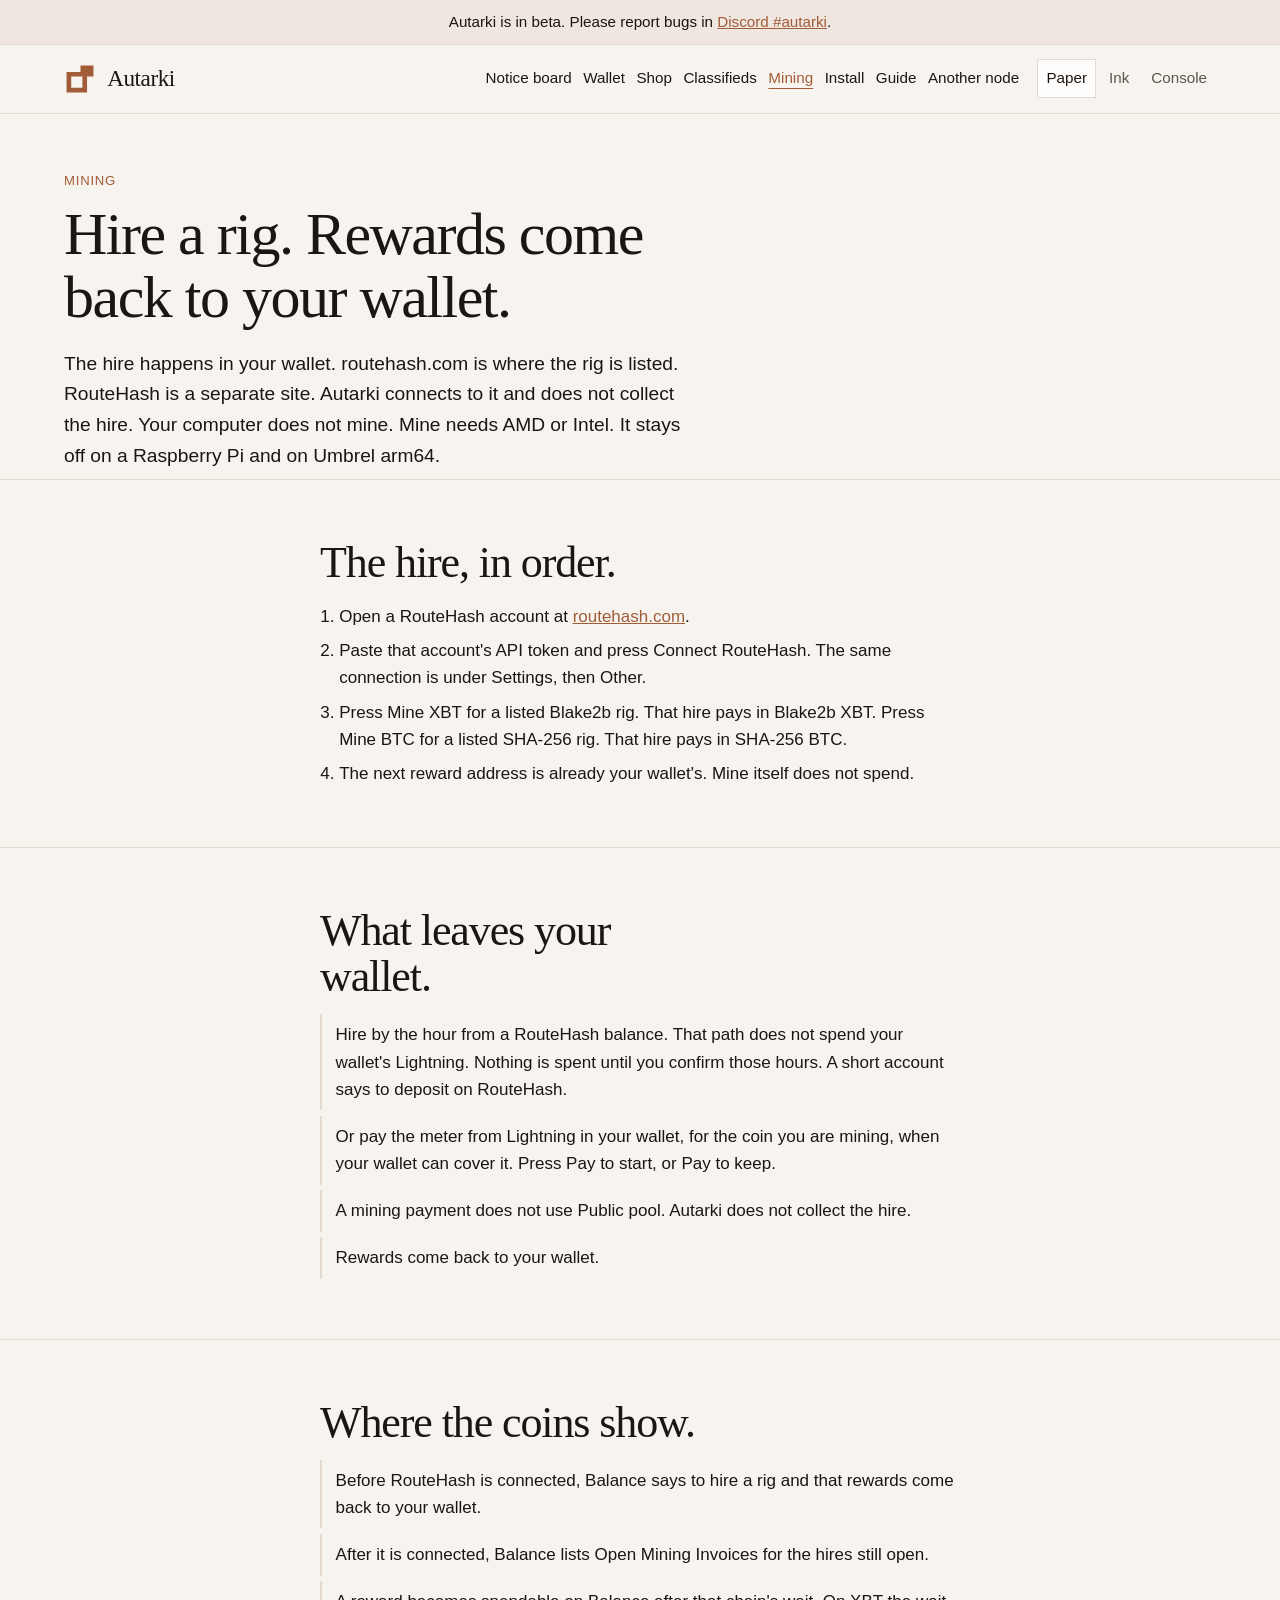
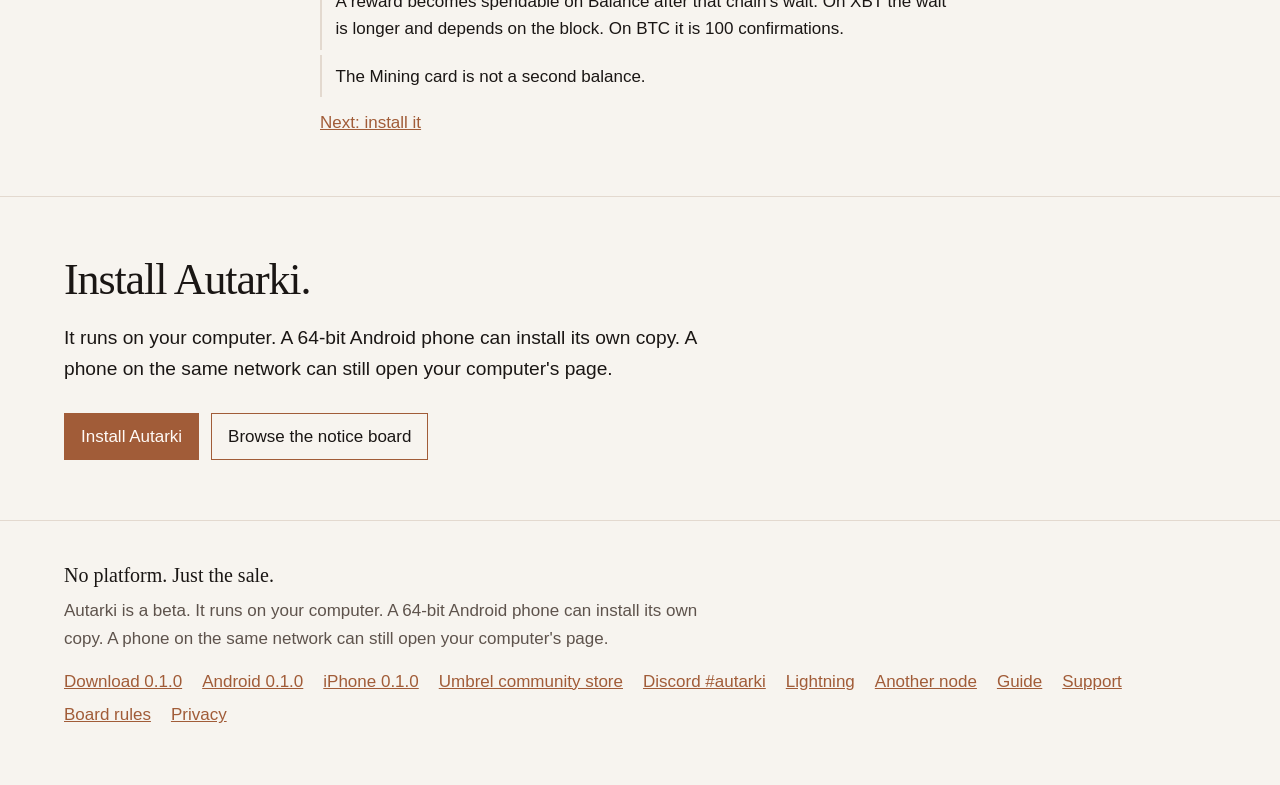
<file: site/mining.html>
<!DOCTYPE html>
<html lang="en" data-theme="paper">
<head>
  <meta charset="utf-8">
  <meta name="viewport" content="width=device-width, initial-scale=1">
  <script>
    try {
      var t = localStorage.getItem("autarki-theme");
      if (t === "ink" || t === "console" || t === "paper") {
        document.documentElement.setAttribute("data-theme", t);
      }
    } catch (e) {}
  </script>
  <title>Mining. Autarki</title>
  <meta name="description" content="Paste a RouteHash token, then press Mine XBT or Mine BTC. The next reward address is your wallet's. Mine itself does not spend. RouteHash is a separate site. Autarki connects to it and does not collect the hire.">
  <link rel="canonical" href="https://autarki.app/mining">
  <meta name="robots" content="index, follow, max-image-preview:large">
  <meta property="og:site_name" content="Autarki">
  <meta property="og:type" content="website">
  <meta property="og:title" content="Mining. Autarki">
  <meta property="og:description" content="Paste a RouteHash token, then press Mine XBT or Mine BTC. The next reward address is your wallet's. Mine itself does not spend. RouteHash is a separate site. Autarki connects to it and does not collect the hire.">
  <meta property="og:url" content="https://autarki.app/mining">
  <meta property="og:image" content="https://autarki.app/assets/og.png">
  <meta property="og:image:type" content="image/png">
  <meta property="og:image:width" content="1200">
  <meta property="og:image:height" content="630">
  <meta property="og:image:alt" content="Autarki. No platform. Just the sale.">
  <meta name="twitter:card" content="summary_large_image">
  <meta name="twitter:title" content="Mining. Autarki">
  <meta name="twitter:description" content="Paste a RouteHash token, then press Mine XBT or Mine BTC. The next reward address is your wallet's. Mine itself does not spend. RouteHash is a separate site. Autarki connects to it and does not collect the hire.">
  <meta name="twitter:image" content="https://autarki.app/assets/og.png">
  <meta name="twitter:image:alt" content="Autarki. No platform. Just the sale.">
  <link rel="alternate" type="text/markdown" href="https://autarki.app/mining.md" title="Mining">
  <link rel="describedby" href="https://autarki.app/llms.txt" type="text/plain">
  <meta name="theme-color" content="#f7f4ef">
  <link rel="icon" href="favicon.svg" type="image/svg+xml">
  <link rel="stylesheet" href="css/site.css">
  <script type="application/ld+json">
  {
    "@context": "https://schema.org",
    "@graph": [
      {
        "@type": "WebSite",
        "@id": "https://autarki.app/#website",
        "name": "Autarki",
        "url": "https://autarki.app/",
        "description": "The buyer pays you, and you keep the keys. Autarki is the wallet and the shop.",
        "inLanguage": "en",
        "publisher": {
          "@id": "https://autarki.app/#software"
        }
      },
      {
        "@type": "SoftwareApplication",
        "@id": "https://autarki.app/#software",
        "name": "Autarki",
        "url": "https://autarki.app/",
        "description": "The buyer pays you, and you keep the keys. Autarki is the wallet and the shop. It runs on your computer. A 64-bit Android phone can install its own copy. A phone on the same network can still open your computer's page.",
        "applicationCategory": "FinanceApplication",
        "operatingSystem": "StartOS, Umbrel, Ubuntu, Android",
        "softwareVersion": "0.1.0",
        "downloadUrl": "https://github.com/RouteHash-com/autarki/releases/tag/0.1.0",
        "image": "https://autarki.app/assets/og.png",
        "sameAs": [
          "https://github.com/RouteHash-com/autarki",
          "https://discord.gg/VBxvzQXvt"
        ]
      },
      {
        "@type": "WebPage",
        "@id": "https://autarki.app/mining#webpage",
        "url": "https://autarki.app/mining",
        "name": "Mining. Autarki",
        "description": "Paste a RouteHash token, then press Mine XBT or Mine BTC. The next reward address is your wallet's. Mine itself does not spend. RouteHash is a separate site. Autarki connects to it and does not collect the hire.",
        "isPartOf": {
          "@id": "https://autarki.app/#website"
        },
        "about": {
          "@id": "https://autarki.app/#software"
        },
        "inLanguage": "en",
        "primaryImageOfPage": {
          "@type": "ImageObject",
          "url": "https://autarki.app/assets/og.png",
          "width": 1200,
          "height": 630
        }
      },
      {
        "@type": "BreadcrumbList",
        "@id": "https://autarki.app/mining#webpage-crumbs",
        "itemListElement": [
          {
            "@type": "ListItem",
            "position": 1,
            "name": "Autarki",
            "item": "https://autarki.app/"
          },
          {
            "@type": "ListItem",
            "position": 2,
            "name": "Mining",
            "item": "https://autarki.app/mining"
          }
        ]
      }
    ]
  }
  </script>
</head>
<body>
  <a class="skip" href="#main">Skip to content</a>
  <div class="beta-banner">
    <p class="wrap">Autarki is in beta. Please report bugs in <a href="https://discord.gg/VBxvzQXvt">Discord #autarki</a>.</p>
  </div>
  <header class="site-header">
    <div class="wrap header-bar">
      <a class="brand" href="/">
        <svg class="mark" viewBox="-80 -80 1000 1000" aria-hidden="true">
          <path fill="currentColor" fill-rule="evenodd" d="M435 0H840V345H640V840H0V200H435Z M145 345H495V695H145Z"/>
        </svg>
        <span class="brand-name">Autarki</span>
      </a>
      <nav class="site-nav" aria-label="Primary">
        <ul>
          <li><a href="/notice-board">Notice board</a></li>
          <li><a href="/wallet">Wallet</a></li>
          <li><a href="/shop">Shop</a></li>
          <li><a href="/classifieds">Classifieds</a></li>
          <li><a href="/mining" aria-current="page">Mining</a></li>
          <li><a href="/install">Install</a></li>
          <li><a href="/guide">Guide</a></li>
          <li><a href="/channel">Another node</a></li>
        </ul>
      </nav>
      <div class="themes" role="group" aria-label="Contrast">
        <button type="button" data-theme-choice="paper" aria-pressed="true">Paper</button>
        <button type="button" data-theme-choice="ink" aria-pressed="false">Ink</button>
        <button type="button" data-theme-choice="console" aria-pressed="false">Console</button>
      </div>
    </div>
  </header>

  <main id="main">
    <header class="page-hero">
      <div class="wrap">
        <p class="kicker">Mining</p>
        <h1>Hire a rig. Rewards come back to your wallet.</h1>
        <p class="lede">The hire happens in your wallet. routehash.com is where the rig is listed. RouteHash is a separate site. Autarki connects to it and does not collect the hire. Your computer does not mine. Mine needs AMD or Intel. It stays off on a Raspberry Pi and on Umbrel arm64.</p>
      </div>
    </header>

    <section class="band">
      <div class="wrap prose">
        <h2>The hire, in order.</h2>
        <ol class="steps">
          <li>Open a RouteHash account at <a href="https://routehash.com">routehash.com</a>.</li>
          <li>Paste that account's API token and press Connect RouteHash. The same connection is under Settings, then Other.</li>
          <li>Press Mine XBT for a listed Blake2b rig. That hire pays in Blake2b XBT. Press Mine BTC for a listed SHA-256 rig. That hire pays in SHA-256 BTC.</li>
          <li>The next reward address is already your wallet's. Mine itself does not spend.</li>
        </ol>
      </div>
    </section>

    <section class="band">
      <div class="wrap prose">
        <h2>What leaves your wallet.</h2>
        <ul class="brief">
          <li>Hire by the hour from a RouteHash balance. That path does not spend your wallet's Lightning. Nothing is spent until you confirm those hours. A short account says to deposit on RouteHash.</li>
          <li>Or pay the meter from Lightning in your wallet, for the coin you are mining, when your wallet can cover it. Press Pay to start, or Pay to keep.</li>
          <li>A mining payment does not use Public pool. Autarki does not collect the hire.</li>
          <li>Rewards come back to your wallet.</li>
        </ul>
      </div>
    </section>

    <section class="band">
      <div class="wrap prose">
        <h2>Where the coins show.</h2>
        <ul class="brief">
          <li>Before RouteHash is connected, Balance says to hire a rig and that rewards come back to your wallet.</li>
          <li>After it is connected, Balance lists Open Mining Invoices for the hires still open.</li>
          <li>A reward becomes spendable on Balance after that chain's wait. On XBT the wait is longer and depends on the block. On BTC it is 100 confirmations.</li>
          <li>The Mining card is not a second balance.</li>
        </ul>
        <p class="more"><a href="/install">Next: install it</a></p>
      </div>
    </section>

    <section class="band">
      <div class="wrap">
        <h2>Install Autarki.</h2>
        <p class="lede">It runs on your computer. A 64-bit Android phone can install its own copy. A phone on the same network can still open your computer's page.</p>
        <div class="actions">
          <a class="button" href="/install">Install Autarki</a>
          <a class="button button-ghost" href="/notice-board">Browse the notice board</a>
        </div>
      </div>
    </section>
  </main>

  <footer class="site-footer">
    <div class="wrap">
      <p class="footer-slogan">No platform. Just the sale.</p>
      <p>Autarki is a beta. It runs on your computer. A 64-bit Android phone can install its own copy. A phone on the same network can still open your computer's page.</p>
      <ul class="footer-links">
        <li><a href="https://github.com/RouteHash-com/autarki/releases/tag/0.1.0">Download 0.1.0</a></li>
        <li><a href="/install#android">Android 0.1.0</a></li>
        <li><a href="/install#iphone">iPhone 0.1.0</a></li>
        <li><a href="https://github.com/RouteHash-com/umbrel-store">Umbrel community store</a></li>
        <li><a href="https://discord.gg/VBxvzQXvt">Discord #autarki</a></li>
        <li><a href="/lightning">Lightning</a></li>
        <li><a href="/channel">Another node</a></li>
        <li><a href="/guide">Guide</a></li>
        <li><a href="/support">Support</a></li>
        <li><a href="/board">Board rules</a></li>
        <li><a href="/privacy">Privacy</a></li>
      </ul>
    </div>
  </footer>
  <script src="js/site.js"></script>
</body>
</html>
</file>
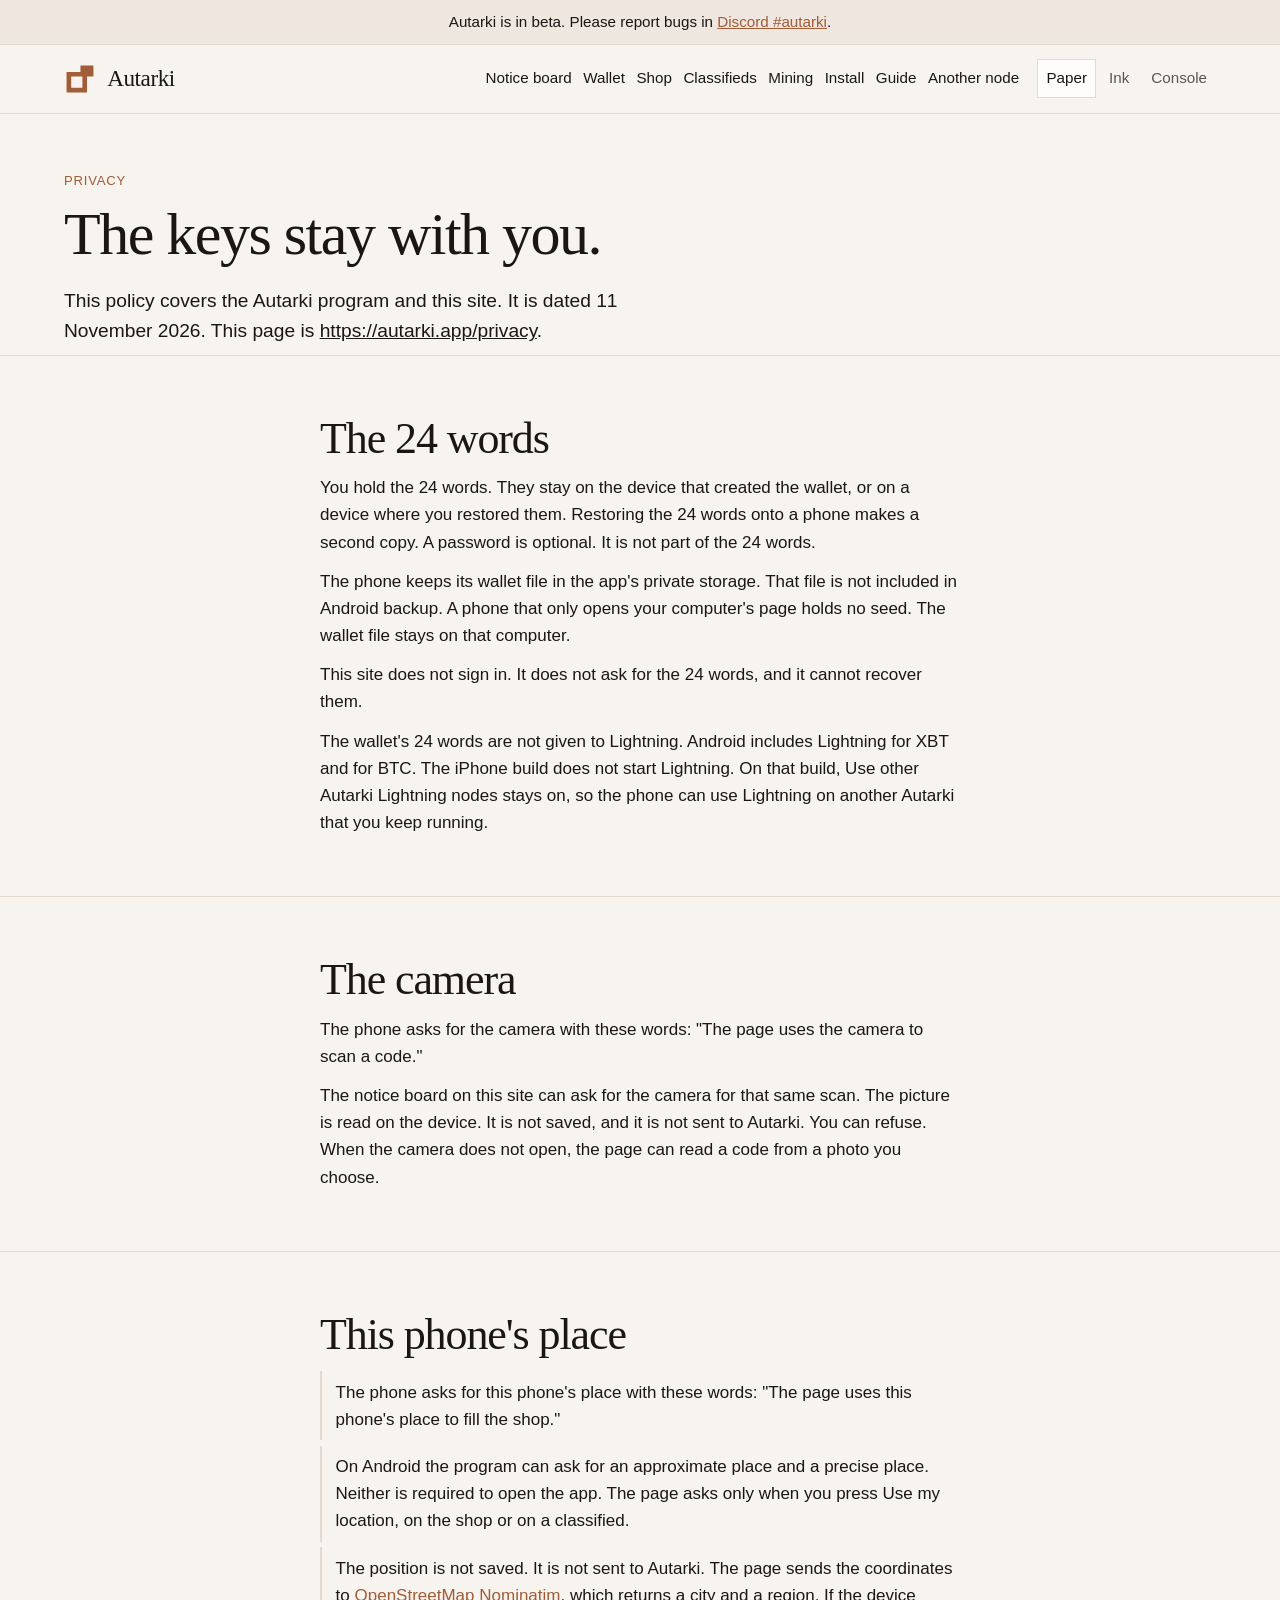
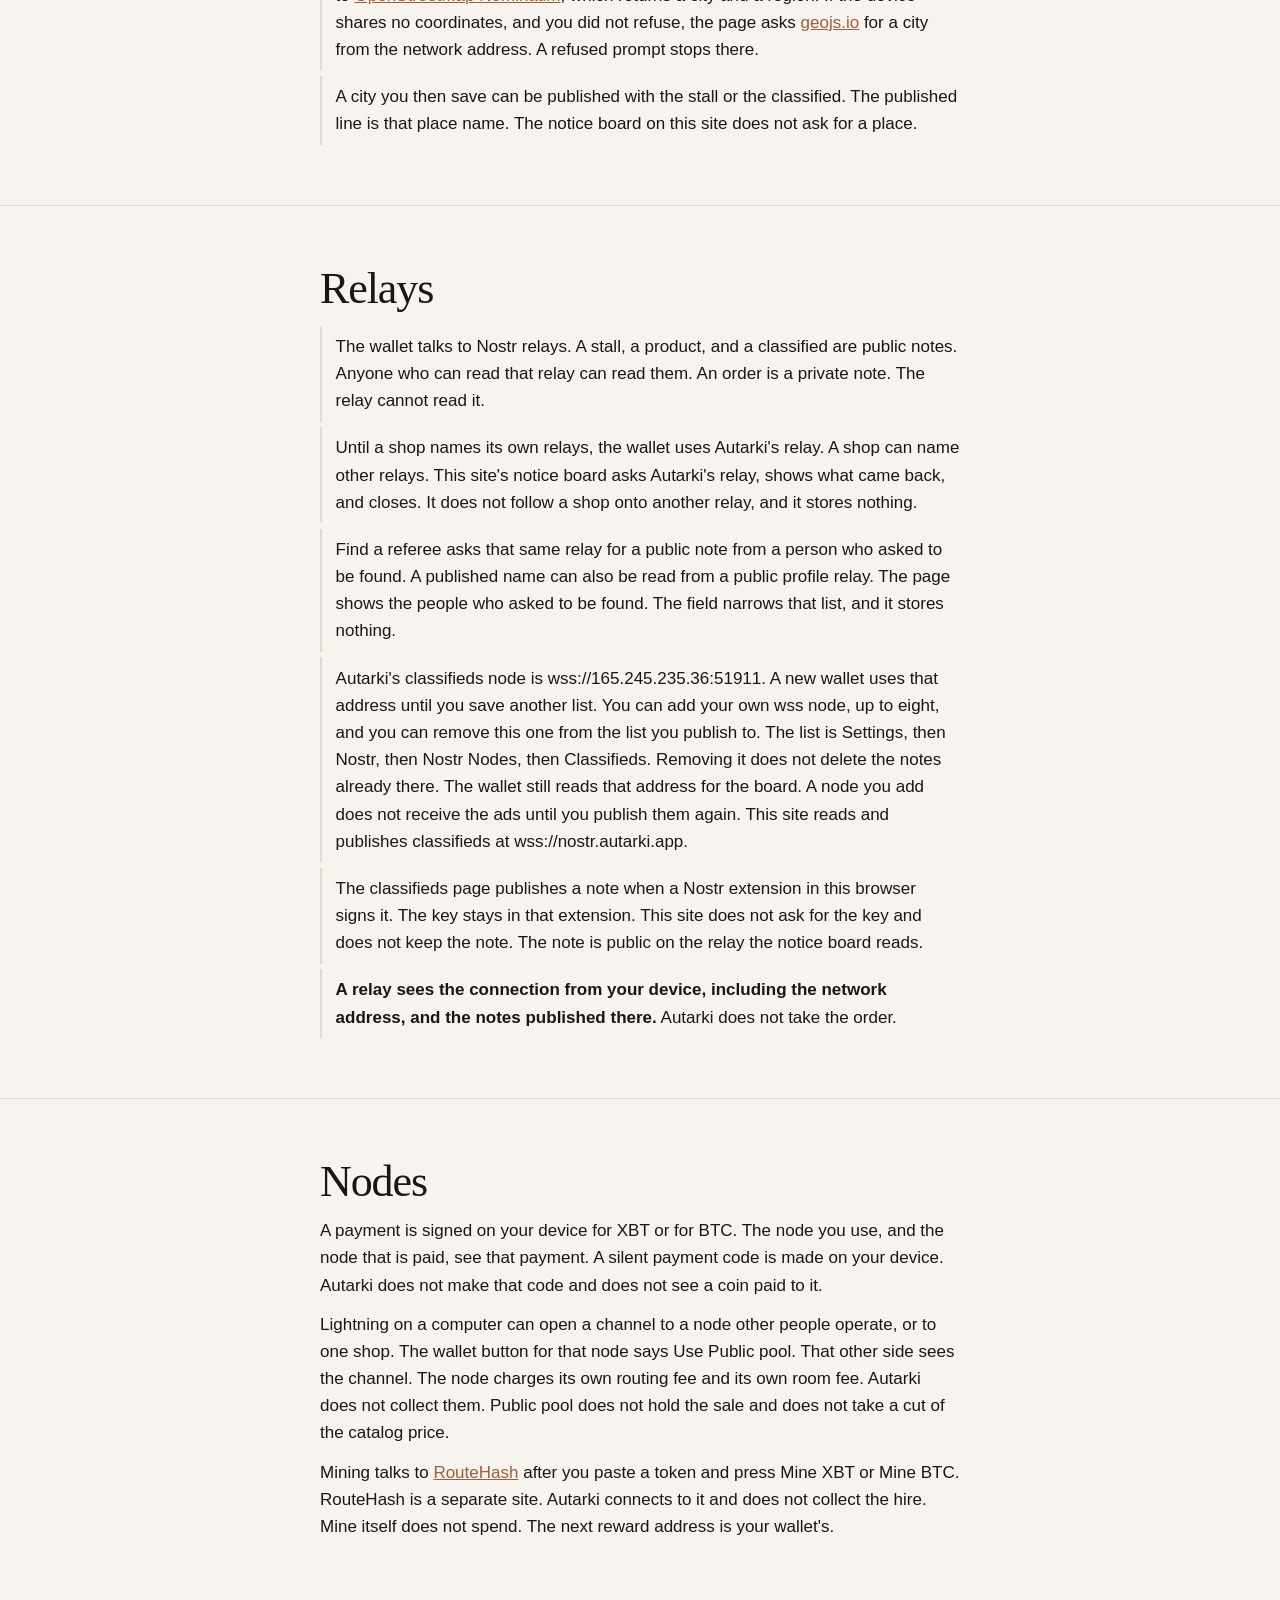
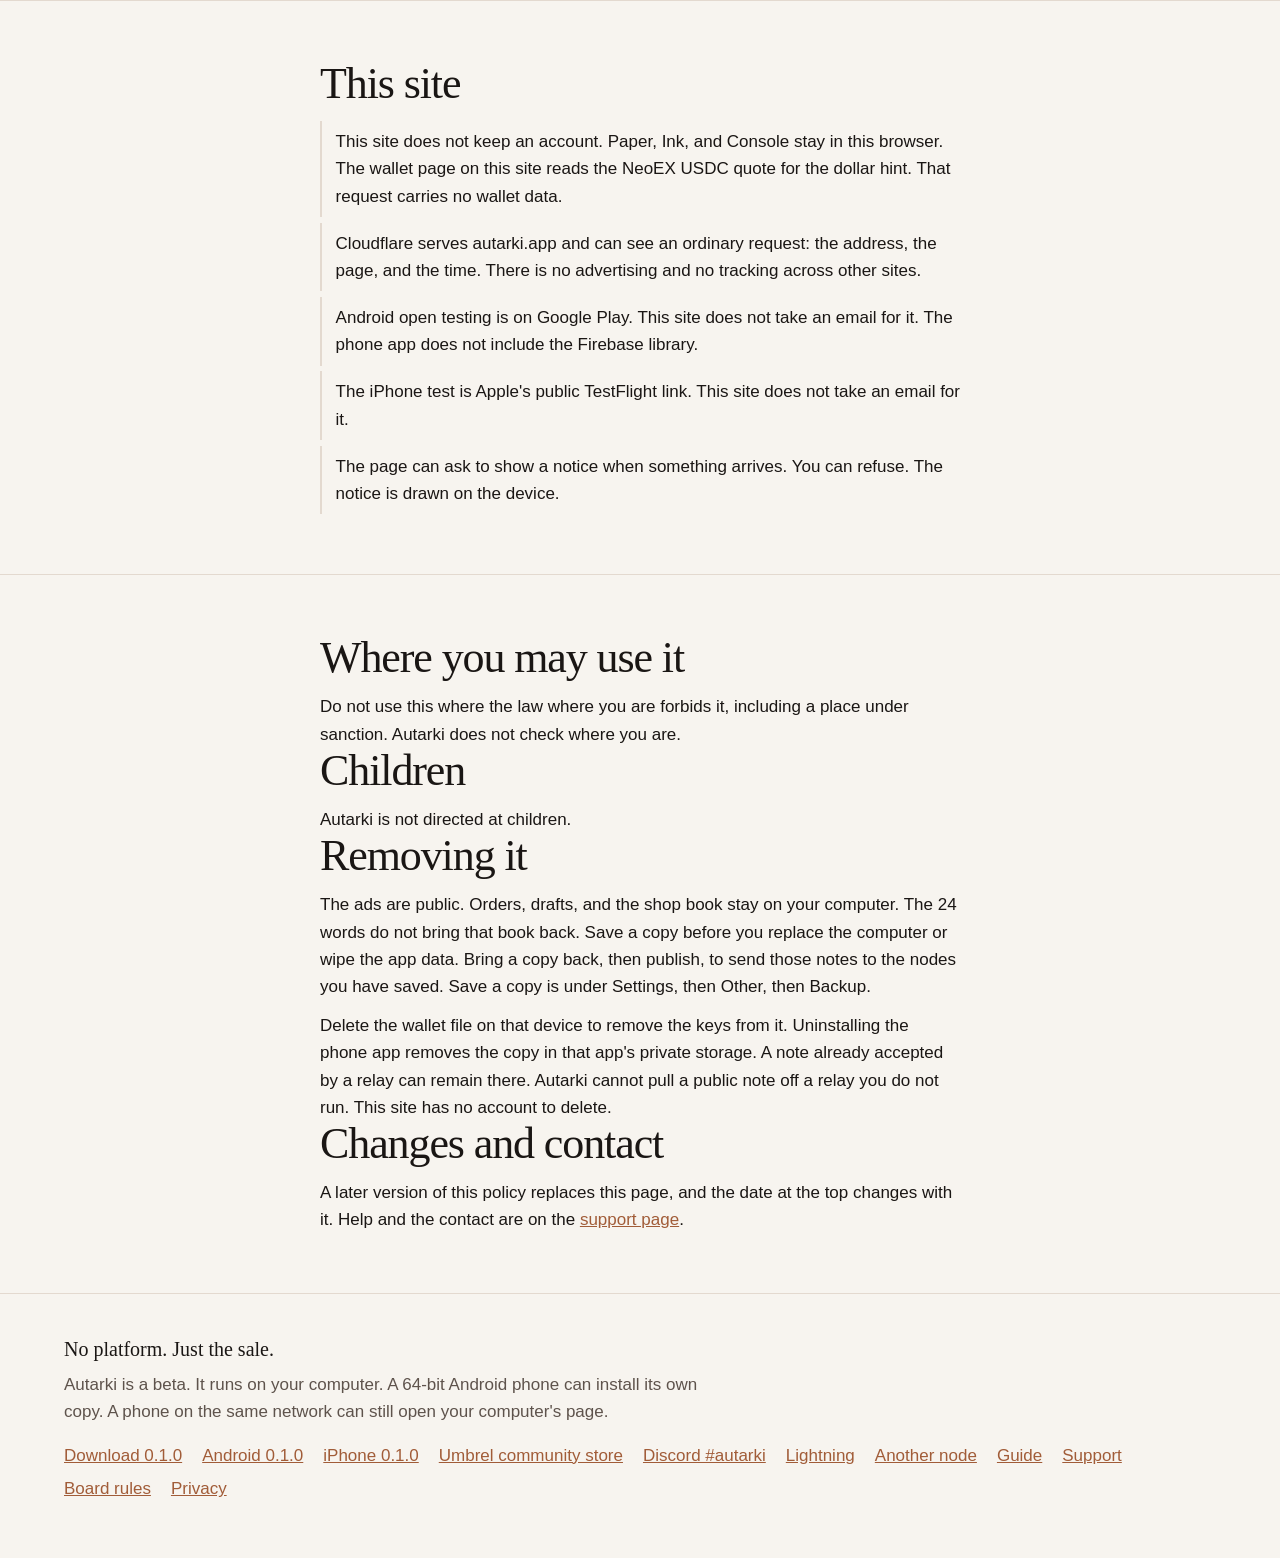
<file: site/privacy.html>
<!DOCTYPE html>
<html lang="en" data-theme="paper">
<head>
  <meta charset="utf-8">
  <meta name="viewport" content="width=device-width, initial-scale=1">
  <script>
    try {
      var t = localStorage.getItem("autarki-theme");
      if (t === "ink" || t === "console" || t === "paper") {
        document.documentElement.setAttribute("data-theme", t);
      }
    } catch (e) {}
  </script>
  <title>Privacy. Autarki</title>
  <meta name="description" content="The 24 words stay on your device. The camera scans a code. Location fills the shop. The page talks to relays and nodes.">
  <link rel="canonical" href="https://autarki.app/privacy">
  <meta name="robots" content="index, follow, max-image-preview:large">
  <meta property="og:site_name" content="Autarki">
  <meta property="og:type" content="website">
  <meta property="og:title" content="Privacy. Autarki">
  <meta property="og:description" content="The 24 words stay on your device. The camera scans a code. Location fills the shop. The page talks to relays and nodes.">
  <meta property="og:url" content="https://autarki.app/privacy">
  <meta property="og:image" content="https://autarki.app/assets/og.png">
  <meta property="og:image:type" content="image/png">
  <meta property="og:image:width" content="1200">
  <meta property="og:image:height" content="630">
  <meta property="og:image:alt" content="Autarki. No platform. Just the sale.">
  <meta name="twitter:card" content="summary_large_image">
  <meta name="twitter:title" content="Privacy. Autarki">
  <meta name="twitter:description" content="The 24 words stay on your device. The camera scans a code. Location fills the shop. The page talks to relays and nodes.">
  <meta name="twitter:image" content="https://autarki.app/assets/og.png">
  <meta name="twitter:image:alt" content="Autarki. No platform. Just the sale.">
  <link rel="alternate" type="text/markdown" href="https://autarki.app/privacy.md" title="Privacy">
  <link rel="describedby" href="https://autarki.app/llms.txt" type="text/plain">
  <meta name="theme-color" content="#f7f4ef">
  <link rel="icon" href="favicon.svg" type="image/svg+xml">
  <link rel="stylesheet" href="css/site.css">
  <script type="application/ld+json">
  {
    "@context": "https://schema.org",
    "@graph": [
      {
        "@type": "WebSite",
        "@id": "https://autarki.app/#website",
        "name": "Autarki",
        "url": "https://autarki.app/",
        "description": "The buyer pays you, and you keep the keys. Autarki is the wallet and the shop.",
        "inLanguage": "en",
        "publisher": {
          "@id": "https://autarki.app/#software"
        }
      },
      {
        "@type": "SoftwareApplication",
        "@id": "https://autarki.app/#software",
        "name": "Autarki",
        "url": "https://autarki.app/",
        "description": "The buyer pays you, and you keep the keys. Autarki is the wallet and the shop. It runs on your computer. A 64-bit Android phone can install its own copy. A phone on the same network can still open your computer's page.",
        "applicationCategory": "FinanceApplication",
        "operatingSystem": "StartOS, Umbrel, Ubuntu, Android",
        "softwareVersion": "0.1.0",
        "downloadUrl": "https://github.com/RouteHash-com/autarki/releases/tag/0.1.0",
        "image": "https://autarki.app/assets/og.png",
        "sameAs": [
          "https://github.com/RouteHash-com/autarki",
          "https://discord.gg/VBxvzQXvt"
        ]
      },
      {
        "@type": "WebPage",
        "@id": "https://autarki.app/privacy#webpage",
        "url": "https://autarki.app/privacy",
        "name": "Privacy. Autarki",
        "description": "The 24 words stay on your device. The camera scans a code. Location fills the shop. The page talks to relays and nodes.",
        "isPartOf": {
          "@id": "https://autarki.app/#website"
        },
        "about": {
          "@id": "https://autarki.app/#software"
        },
        "inLanguage": "en",
        "primaryImageOfPage": {
          "@type": "ImageObject",
          "url": "https://autarki.app/assets/og.png",
          "width": 1200,
          "height": 630
        }
      },
      {
        "@type": "BreadcrumbList",
        "@id": "https://autarki.app/privacy#webpage-crumbs",
        "itemListElement": [
          {
            "@type": "ListItem",
            "position": 1,
            "name": "Autarki",
            "item": "https://autarki.app/"
          },
          {
            "@type": "ListItem",
            "position": 2,
            "name": "Privacy",
            "item": "https://autarki.app/privacy"
          }
        ]
      }
    ]
  }
  </script>
</head>
<body>
  <a class="skip" href="#main">Skip to content</a>
  <div class="beta-banner">
    <p class="wrap">Autarki is in beta. Please report bugs in <a href="https://discord.gg/VBxvzQXvt">Discord #autarki</a>.</p>
  </div>
  <header class="site-header">
    <div class="wrap header-bar">
      <a class="brand" href="/">
        <svg class="mark" viewBox="-80 -80 1000 1000" aria-hidden="true">
          <path fill="currentColor" fill-rule="evenodd" d="M435 0H840V345H640V840H0V200H435Z M145 345H495V695H145Z"/>
        </svg>
        <span class="brand-name">Autarki</span>
      </a>
      <nav class="site-nav" aria-label="Primary">
        <ul>
          <li><a href="/notice-board">Notice board</a></li>
          <li><a href="/wallet">Wallet</a></li>
          <li><a href="/shop">Shop</a></li>
          <li><a href="/classifieds">Classifieds</a></li>
          <li><a href="/mining">Mining</a></li>
          <li><a href="/install">Install</a></li>
          <li><a href="/guide">Guide</a></li>
          <li><a href="/channel">Another node</a></li>
        </ul>
      </nav>
      <div class="themes" role="group" aria-label="Contrast">
        <button type="button" data-theme-choice="paper" aria-pressed="true">Paper</button>
        <button type="button" data-theme-choice="ink" aria-pressed="false">Ink</button>
        <button type="button" data-theme-choice="console" aria-pressed="false">Console</button>
      </div>
    </div>
  </header>

  <main id="main">
    <header class="page-hero">
      <div class="wrap">
        <p class="kicker">Privacy</p>
        <h1>The keys stay with you.</h1>
        <p class="lede">This policy covers the Autarki program and this site. It is dated 11 November 2026. This page is <a href="https://autarki.app/privacy">https://autarki.app/privacy</a>.</p>
      </div>
    </header>

    <section class="band">
      <div class="wrap prose">
        <h2>The 24 words</h2>
        <p>You hold the 24 words. They stay on the device that created the wallet, or on a device where you restored them. Restoring the 24 words onto a phone makes a second copy. A password is optional. It is not part of the 24 words.</p>
        <p>The phone keeps its wallet file in the app's private storage. That file is not included in Android backup. A phone that only opens your computer's page holds no seed. The wallet file stays on that computer.</p>
        <p>This site does not sign in. It does not ask for the 24 words, and it cannot recover them.</p>
        <p>The wallet's 24 words are not given to Lightning. Android includes Lightning for XBT and for BTC. The iPhone build does not start Lightning. On that build, Use other Autarki Lightning nodes stays on, so the phone can use Lightning on another Autarki that you keep running.</p>
      </div>
    </section>

    <section class="band">
      <div class="wrap prose">
        <h2>The camera</h2>
        <p>The phone asks for the camera with these words: "The page uses the camera to scan a code."</p>
        <p>The notice board on this site can ask for the camera for that same scan. The picture is read on the device. It is not saved, and it is not sent to Autarki. You can refuse. When the camera does not open, the page can read a code from a photo you choose.</p>
      </div>
    </section>

    <section class="band">
      <div class="wrap prose">
        <h2>This phone's place</h2>
        <ul class="brief">
          <li>The phone asks for this phone's place with these words: "The page uses this phone's place to fill the shop."</li>
          <li>On Android the program can ask for an approximate place and a precise place. Neither is required to open the app. The page asks only when you press Use my location, on the shop or on a classified.</li>
          <li>The position is not saved. It is not sent to Autarki. The page sends the coordinates to <a href="https://nominatim.openstreetmap.org/">OpenStreetMap Nominatim</a>, which returns a city and a region. If the device shares no coordinates, and you did not refuse, the page asks <a href="https://www.geojs.io/">geojs.io</a> for a city from the network address. A refused prompt stops there.</li>
          <li>A city you then save can be published with the stall or the classified. The published line is that place name. The notice board on this site does not ask for a place.</li>
        </ul>
      </div>
    </section>

    <section class="band">
      <div class="wrap prose">
        <h2>Relays</h2>
        <ul class="brief">
          <li>The wallet talks to Nostr relays. A stall, a product, and a classified are public notes. Anyone who can read that relay can read them. An order is a private note. The relay cannot read it.</li>
          <li>Until a shop names its own relays, the wallet uses Autarki's relay. A shop can name other relays. This site's notice board asks Autarki's relay, shows what came back, and closes. It does not follow a shop onto another relay, and it stores nothing.</li>
          <li>Find a referee asks that same relay for a public note from a person who asked to be found. A published name can also be read from a public profile relay. The page shows the people who asked to be found. The field narrows that list, and it stores nothing.</li>
          <li>Autarki's classifieds node is wss://165.245.235.36:51911. A new wallet uses that address until you save another list. You can add your own wss node, up to eight, and you can remove this one from the list you publish to. The list is Settings, then Nostr, then Nostr Nodes, then Classifieds. Removing it does not delete the notes already there. The wallet still reads that address for the board. A node you add does not receive the ads until you publish them again. This site reads and publishes classifieds at wss://nostr.autarki.app.</li>
          <li>The classifieds page publishes a note when a Nostr extension in this browser signs it. The key stays in that extension. This site does not ask for the key and does not keep the note. The note is public on the relay the notice board reads.</li>
          <li><strong>A relay sees the connection from your device, including the network address, and the notes published there.</strong> Autarki does not take the order.</li>
        </ul>
      </div>
    </section>

    <section class="band">
      <div class="wrap prose">
        <h2>Nodes</h2>
        <p>A payment is signed on your device for XBT or for BTC. The node you use, and the node that is paid, see that payment. A silent payment code is made on your device. Autarki does not make that code and does not see a coin paid to it.</p>
        <p>Lightning on a computer can open a channel to a node other people operate, or to one shop. The wallet button for that node says Use Public pool. That other side sees the channel. The node charges its own routing fee and its own room fee. Autarki does not collect them. Public pool does not hold the sale and does not take a cut of the catalog price.</p>
        <p>Mining talks to <a href="https://routehash.com">RouteHash</a> after you paste a token and press Mine XBT or Mine BTC. RouteHash is a separate site. Autarki connects to it and does not collect the hire. Mine itself does not spend. The next reward address is your wallet's.</p>
      </div>
    </section>

    <section class="band">
      <div class="wrap prose">
        <h2>This site</h2>
        <ul class="brief">
          <li>This site does not keep an account. Paper, Ink, and Console stay in this browser. The wallet page on this site reads the NeoEX USDC quote for the dollar hint. That request carries no wallet data.</li>
          <li>Cloudflare serves autarki.app and can see an ordinary request: the address, the page, and the time. There is no advertising and no tracking across other sites.</li>
          <li>Android open testing is on Google Play. This site does not take an email for it. The phone app does not include the Firebase library.</li>
          <li>The iPhone test is Apple's public TestFlight link. This site does not take an email for it.</li>
          <li>The page can ask to show a notice when something arrives. You can refuse. The notice is drawn on the device.</li>
        </ul>
      </div>
    </section>

    <section class="band">
      <div class="wrap prose">
        <h2>Where you may use it</h2>
        <p>Do not use this where the law where you are forbids it, including a place under sanction. Autarki does not check where you are.</p>
        <h2>Children</h2>
        <p>Autarki is not directed at children.</p>
        <h2 id="removing">Removing it</h2>
        <p>The ads are public. Orders, drafts, and the shop book stay on your computer. The 24 words do not bring that book back. Save a copy before you replace the computer or wipe the app data. Bring a copy back, then publish, to send those notes to the nodes you have saved. Save a copy is under Settings, then Other, then Backup.</p>
        <p>Delete the wallet file on that device to remove the keys from it. Uninstalling the phone app removes the copy in that app's private storage. A note already accepted by a relay can remain there. Autarki cannot pull a public note off a relay you do not run. This site has no account to delete.</p>
        <h2>Changes and contact</h2>
        <p>A later version of this policy replaces this page, and the date at the top changes with it. Help and the contact are on the <a href="/support">support page</a>.</p>
      </div>
    </section>
  </main>

  <footer class="site-footer">
    <div class="wrap">
      <p class="footer-slogan">No platform. Just the sale.</p>
      <p>Autarki is a beta. It runs on your computer. A 64-bit Android phone can install its own copy. A phone on the same network can still open your computer's page.</p>
      <ul class="footer-links">
        <li><a href="https://github.com/RouteHash-com/autarki/releases/tag/0.1.0">Download 0.1.0</a></li>
        <li><a href="/install#android">Android 0.1.0</a></li>
        <li><a href="/install#iphone">iPhone 0.1.0</a></li>
        <li><a href="https://github.com/RouteHash-com/umbrel-store">Umbrel community store</a></li>
        <li><a href="https://discord.gg/VBxvzQXvt">Discord #autarki</a></li>
        <li><a href="/lightning">Lightning</a></li>
        <li><a href="/channel">Another node</a></li>
        <li><a href="/guide">Guide</a></li>
        <li><a href="/support">Support</a></li>
        <li><a href="/board">Board rules</a></li>
        <li><a href="/privacy" aria-current="page">Privacy</a></li>
      </ul>
    </div>
  </footer>
  <script src="js/site.js"></script>
</body>
</html>
</file>
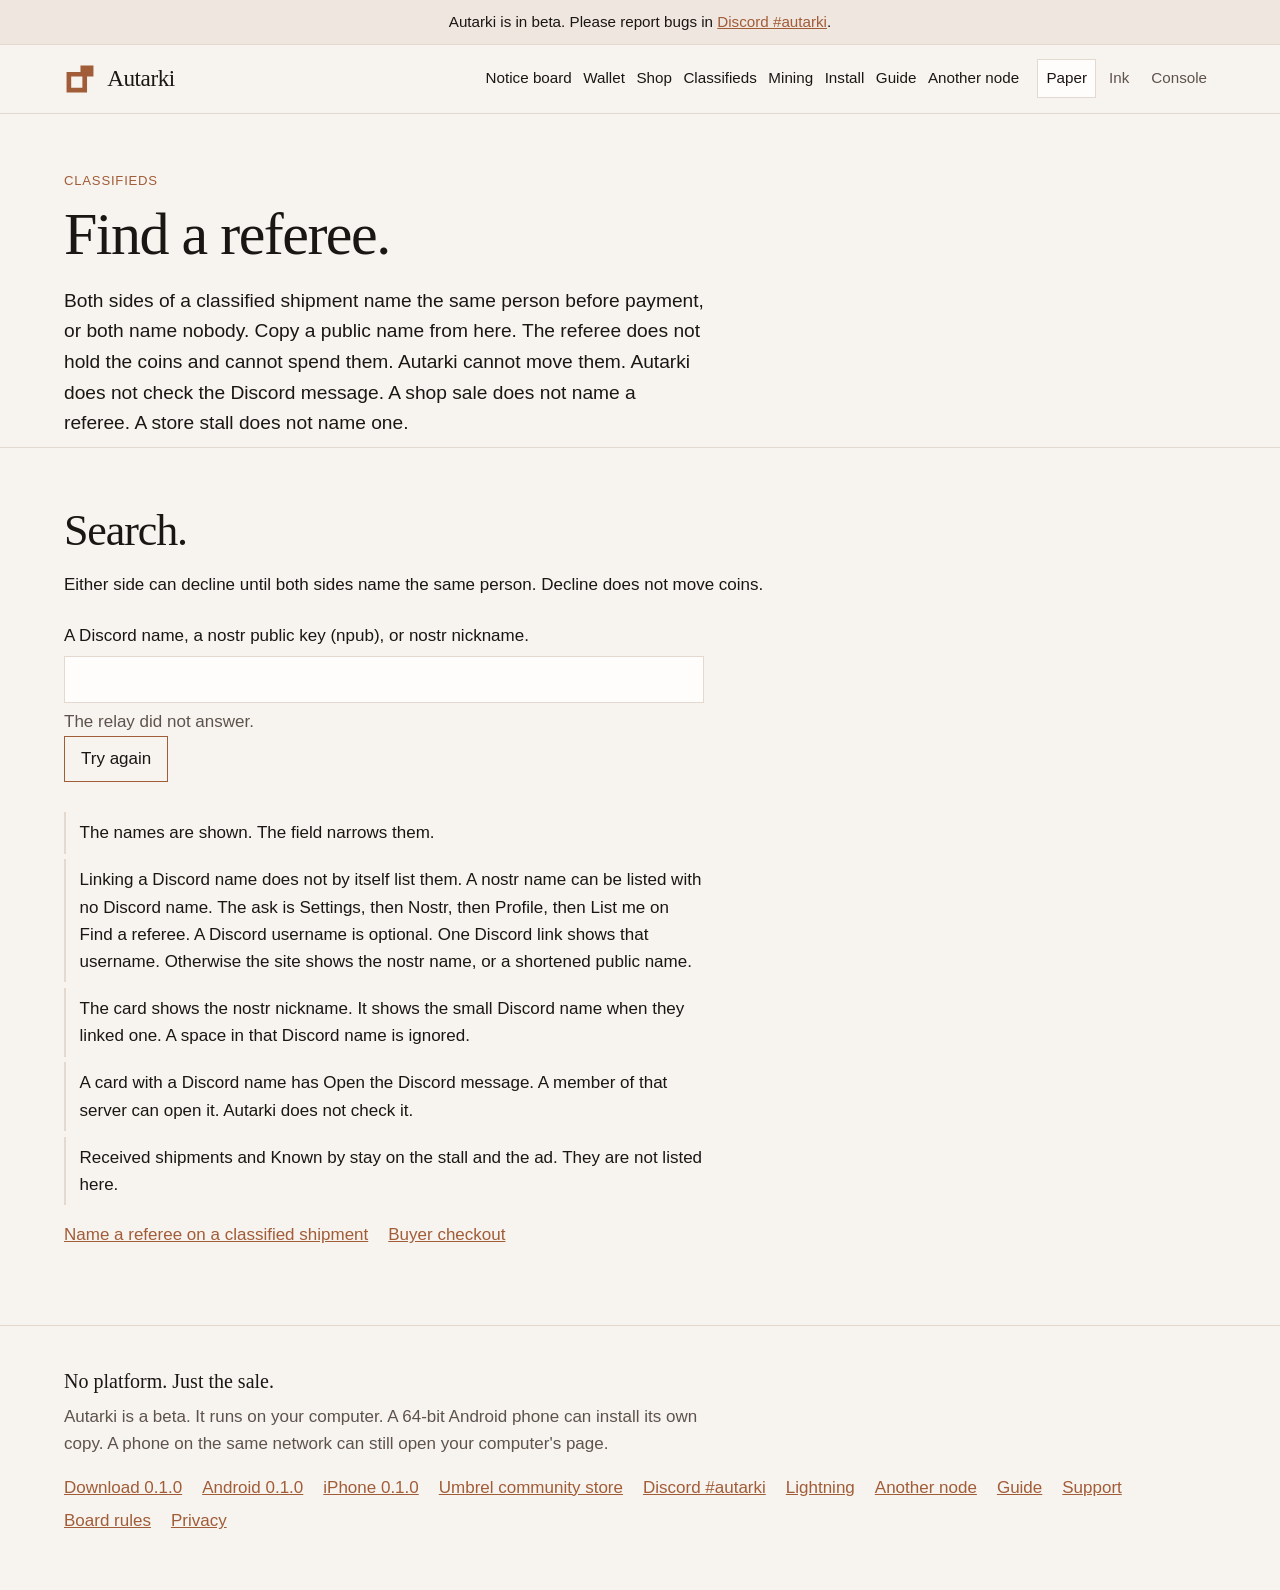
<file: site/referee.html>
<!DOCTYPE html>
<html lang="en" data-theme="paper">
<head>
  <meta charset="utf-8">
  <meta name="viewport" content="width=device-width, initial-scale=1">
  <script>
    try {
      var t = localStorage.getItem("autarki-theme");
      if (t === "ink" || t === "console" || t === "paper") {
        document.documentElement.setAttribute("data-theme", t);
      }
    } catch (e) {}
  </script>
  <title>Find a referee. Autarki</title>
  <meta name="description" content="A referee is named on a classified shipment. Both sides name the same person before payment, or both name nobody. The referee does not hold the coins and cannot spend them. Autarki cannot move them. A shop sale does not name one.">
  <link rel="canonical" href="https://autarki.app/referee">
  <meta name="robots" content="index, follow, max-image-preview:large">
  <meta property="og:site_name" content="Autarki">
  <meta property="og:type" content="website">
  <meta property="og:title" content="Find a referee. Autarki">
  <meta property="og:description" content="A referee is named on a classified shipment. Both sides name the same person before payment, or both name nobody. The referee does not hold the coins and cannot spend them. Autarki cannot move them. A shop sale does not name one.">
  <meta property="og:url" content="https://autarki.app/referee">
  <meta property="og:image" content="https://autarki.app/assets/og.png">
  <meta property="og:image:type" content="image/png">
  <meta property="og:image:width" content="1200">
  <meta property="og:image:height" content="630">
  <meta property="og:image:alt" content="Autarki. No platform. Just the sale.">
  <meta name="twitter:card" content="summary_large_image">
  <meta name="twitter:title" content="Find a referee. Autarki">
  <meta name="twitter:description" content="A referee is named on a classified shipment. Both sides name the same person before payment, or both name nobody. The referee does not hold the coins and cannot spend them. Autarki cannot move them. A shop sale does not name one.">
  <meta name="twitter:image" content="https://autarki.app/assets/og.png">
  <meta name="twitter:image:alt" content="Autarki. No platform. Just the sale.">
  <link rel="alternate" type="text/markdown" href="https://autarki.app/referee.md" title="Find a referee">
  <link rel="describedby" href="https://autarki.app/llms.txt" type="text/plain">
  <meta name="theme-color" content="#f7f4ef">
  <link rel="icon" href="favicon.svg" type="image/svg+xml">
  <link rel="stylesheet" href="css/site.css?v=20261115e">
  <script type="application/ld+json">
  {
    "@context": "https://schema.org",
    "@graph": [
      {
        "@type": "WebSite",
        "@id": "https://autarki.app/#website",
        "name": "Autarki",
        "url": "https://autarki.app/",
        "description": "The buyer pays you, and you keep the keys. Autarki is the wallet and the shop.",
        "inLanguage": "en",
        "publisher": {
          "@id": "https://autarki.app/#software"
        }
      },
      {
        "@type": "SoftwareApplication",
        "@id": "https://autarki.app/#software",
        "name": "Autarki",
        "url": "https://autarki.app/",
        "description": "The buyer pays you, and you keep the keys. Autarki is the wallet and the shop. It runs on your computer. A 64-bit Android phone can install its own copy. A phone on the same network can still open your computer's page.",
        "applicationCategory": "FinanceApplication",
        "operatingSystem": "StartOS, Umbrel, Ubuntu, Android",
        "softwareVersion": "0.1.0",
        "downloadUrl": "https://github.com/RouteHash-com/autarki/releases/tag/0.1.0",
        "image": "https://autarki.app/assets/og.png",
        "sameAs": [
          "https://github.com/RouteHash-com/autarki",
          "https://discord.gg/VBxvzQXvt"
        ]
      },
      {
        "@type": "WebPage",
        "@id": "https://autarki.app/referee#webpage",
        "url": "https://autarki.app/referee",
        "name": "Find a referee. Autarki",
        "description": "A referee is named on a classified shipment. Both sides name the same person before payment, or both name nobody. The referee does not hold the coins and cannot spend them. Autarki cannot move them. A shop sale does not name one.",
        "isPartOf": {
          "@id": "https://autarki.app/#website"
        },
        "about": {
          "@id": "https://autarki.app/#software"
        },
        "inLanguage": "en",
        "primaryImageOfPage": {
          "@type": "ImageObject",
          "url": "https://autarki.app/assets/og.png",
          "width": 1200,
          "height": 630
        }
      },
      {
        "@type": "BreadcrumbList",
        "@id": "https://autarki.app/referee#webpage-crumbs",
        "itemListElement": [
          {
            "@type": "ListItem",
            "position": 1,
            "name": "Autarki",
            "item": "https://autarki.app/"
          },
          {
            "@type": "ListItem",
            "position": 2,
            "name": "Classifieds",
            "item": "https://autarki.app/classifieds"
          },
          {
            "@type": "ListItem",
            "position": 3,
            "name": "Find a referee",
            "item": "https://autarki.app/referee"
          }
        ]
      }
    ]
  }
  </script>
</head>
<body>
  <a class="skip" href="#main">Skip to content</a>
  <div class="beta-banner">
    <p class="wrap">Autarki is in beta. Please report bugs in <a href="https://discord.gg/VBxvzQXvt">Discord #autarki</a>.</p>
  </div>
  <header class="site-header">
    <div class="wrap header-bar">
      <a class="brand" href="/">
        <svg class="mark" viewBox="-80 -80 1000 1000" aria-hidden="true">
          <path fill="currentColor" fill-rule="evenodd" d="M435 0H840V345H640V840H0V200H435Z M145 345H495V695H145Z"/>
        </svg>
        <span class="brand-name">Autarki</span>
      </a>
      <nav class="site-nav" aria-label="Primary">
        <ul>
          <li><a href="/notice-board">Notice board</a></li>
          <li><a href="/wallet">Wallet</a></li>
          <li><a href="/shop">Shop</a></li>
          <li><a href="/classifieds">Classifieds</a></li>
          <li><a href="/mining">Mining</a></li>
          <li><a href="/install">Install</a></li>
          <li><a href="/guide">Guide</a></li>
          <li><a href="/channel">Another node</a></li>
        </ul>
      </nav>
      <div class="themes" role="group" aria-label="Contrast">
        <button type="button" data-theme-choice="paper" aria-pressed="true">Paper</button>
        <button type="button" data-theme-choice="ink" aria-pressed="false">Ink</button>
        <button type="button" data-theme-choice="console" aria-pressed="false">Console</button>
      </div>
    </div>
  </header>

  <main id="main">
    <header class="page-hero">
      <div class="wrap">
        <p class="kicker">Classifieds</p>
        <h1>Find a referee.</h1>
        <p class="lede">Both sides of a classified shipment name the same person before payment, or both name nobody. Copy a public name from here. The referee does not hold the coins and cannot spend them. Autarki cannot move them. Autarki does not check the Discord message. A shop sale does not name a referee. A store stall does not name one.</p>
      </div>
    </header>

    <section class="band" id="search">
      <div class="wrap">
        <h2>Search.</h2>
        <p>Either side can decline until both sides name the same person. Decline does not move coins.</p>
        <form class="board-search" id="referee-search" action="/referee" method="get">
          <label for="referee-query">A Discord name, a nostr public key (npub), or nostr nickname.</label>
          <div class="search-line">
            <input id="referee-query" type="search" autocomplete="off" spellcheck="false" maxlength="120">
          </div>
          <p class="field-note" id="referee-status" role="status"></p>
          <button class="button button-ghost" type="button" id="referee-retry" hidden>Try again</button>
        </form>
        <div class="board-list" id="referee-list"></div>
        <ul class="brief">
          <li>The names are shown. The field narrows them.</li>
          <li>Linking a Discord name does not by itself list them. A nostr name can be listed with no Discord name. The ask is Settings, then Nostr, then Profile, then List me on Find a referee. A Discord username is optional. One Discord link shows that username. Otherwise the site shows the nostr name, or a shortened public name.</li>
          <li>The card shows the nostr nickname. It shows the small Discord name when they linked one. A space in that Discord name is ignored.</li>
          <li>A card with a Discord name has Open the Discord message. A member of that server can open it. Autarki does not check it.</li>
          <li>Received shipments and Known by stay on the stall and the ad. They are not listed here.</li>
        </ul>
        <p class="more"><a href="/classifieds#protection">Name a referee on a classified shipment</a><a href="/guide#buyer">Buyer checkout</a></p>
      </div>
    </section>
  </main>

  <footer class="site-footer">
    <div class="wrap">
      <p class="footer-slogan">No platform. Just the sale.</p>
      <p>Autarki is a beta. It runs on your computer. A 64-bit Android phone can install its own copy. A phone on the same network can still open your computer's page.</p>
      <ul class="footer-links">
        <li><a href="https://github.com/RouteHash-com/autarki/releases/tag/0.1.0">Download 0.1.0</a></li>
        <li><a href="/install#android">Android 0.1.0</a></li>
        <li><a href="/install#iphone">iPhone 0.1.0</a></li>
        <li><a href="https://github.com/RouteHash-com/umbrel-store">Umbrel community store</a></li>
        <li><a href="https://discord.gg/VBxvzQXvt">Discord #autarki</a></li>
        <li><a href="/lightning">Lightning</a></li>
        <li><a href="/channel">Another node</a></li>
        <li><a href="/guide">Guide</a></li>
        <li><a href="/support">Support</a></li>
        <li><a href="/board">Board rules</a></li>
        <li><a href="/privacy">Privacy</a></li>
      </ul>
    </div>
  </footer>
  <script src="js/site.js"></script>
  <script src="js/referee.js?v=20261115d"></script>
</body>
</html>
</file>
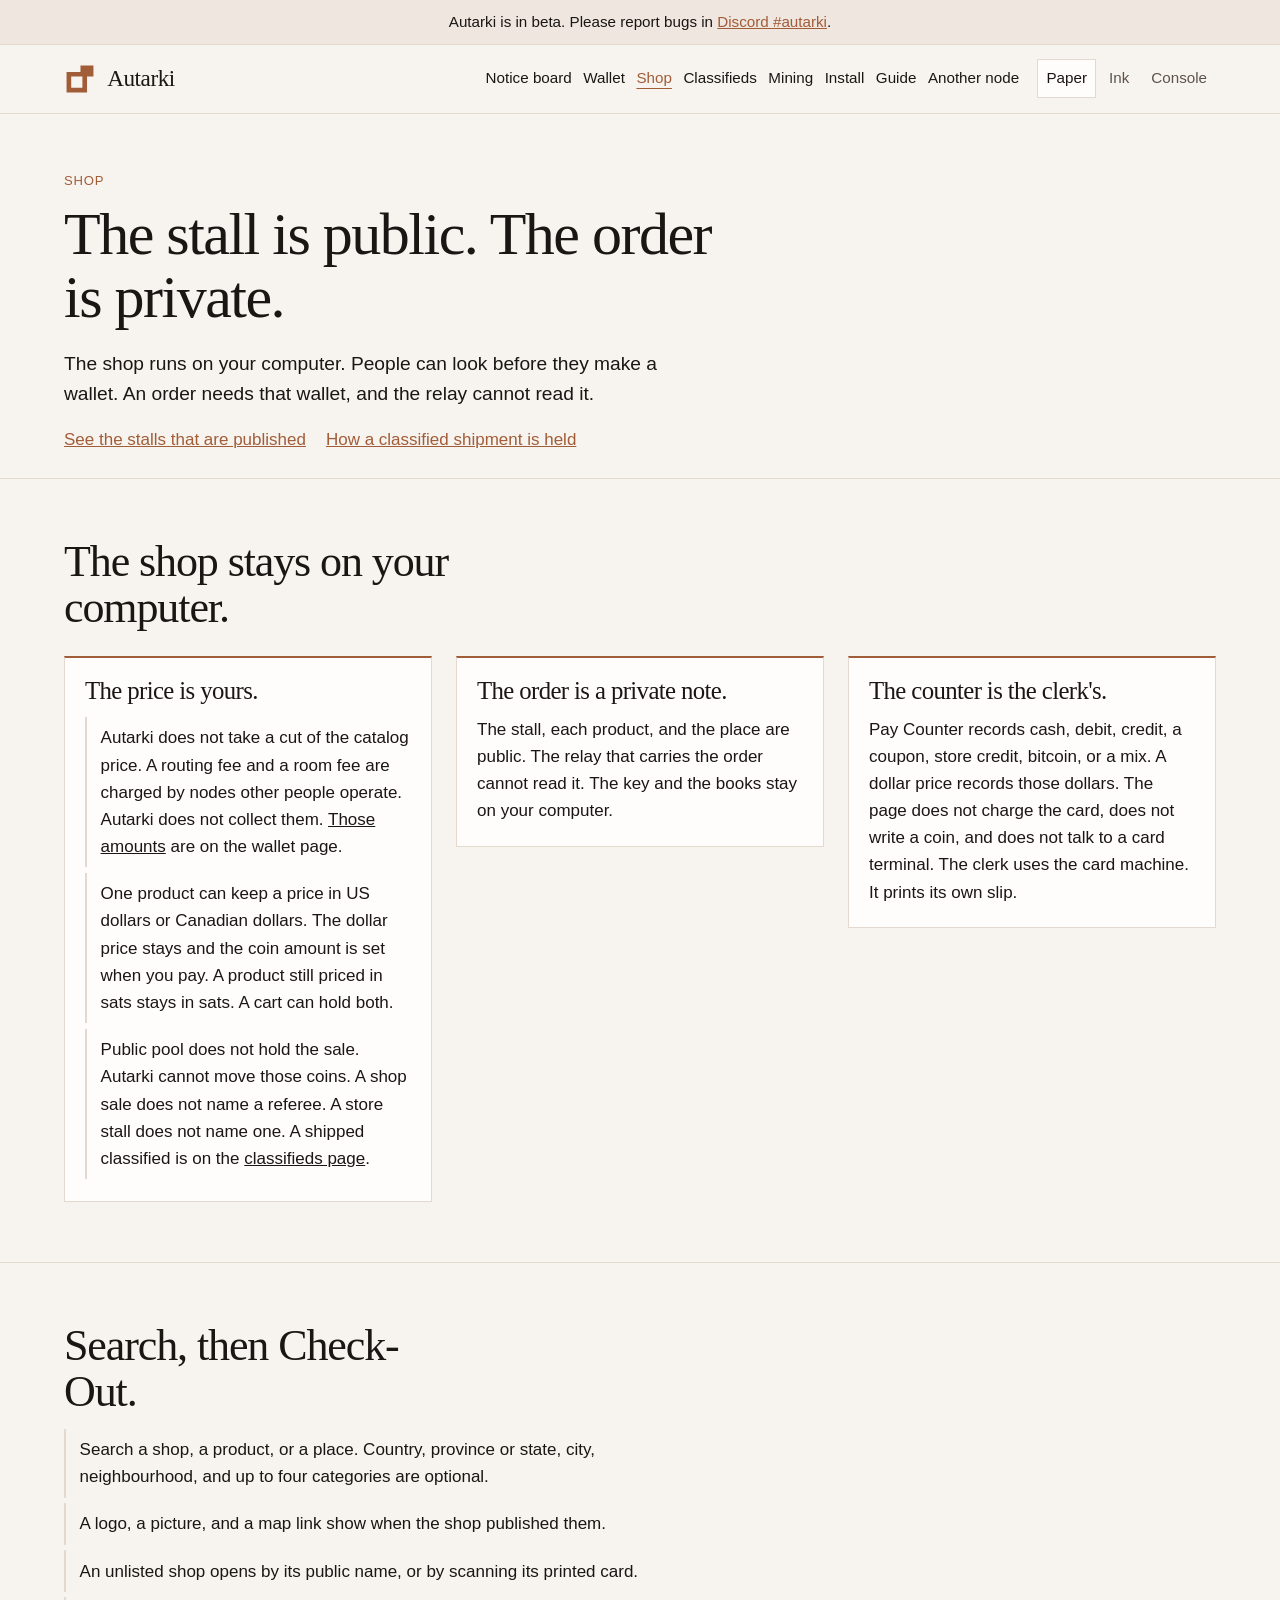
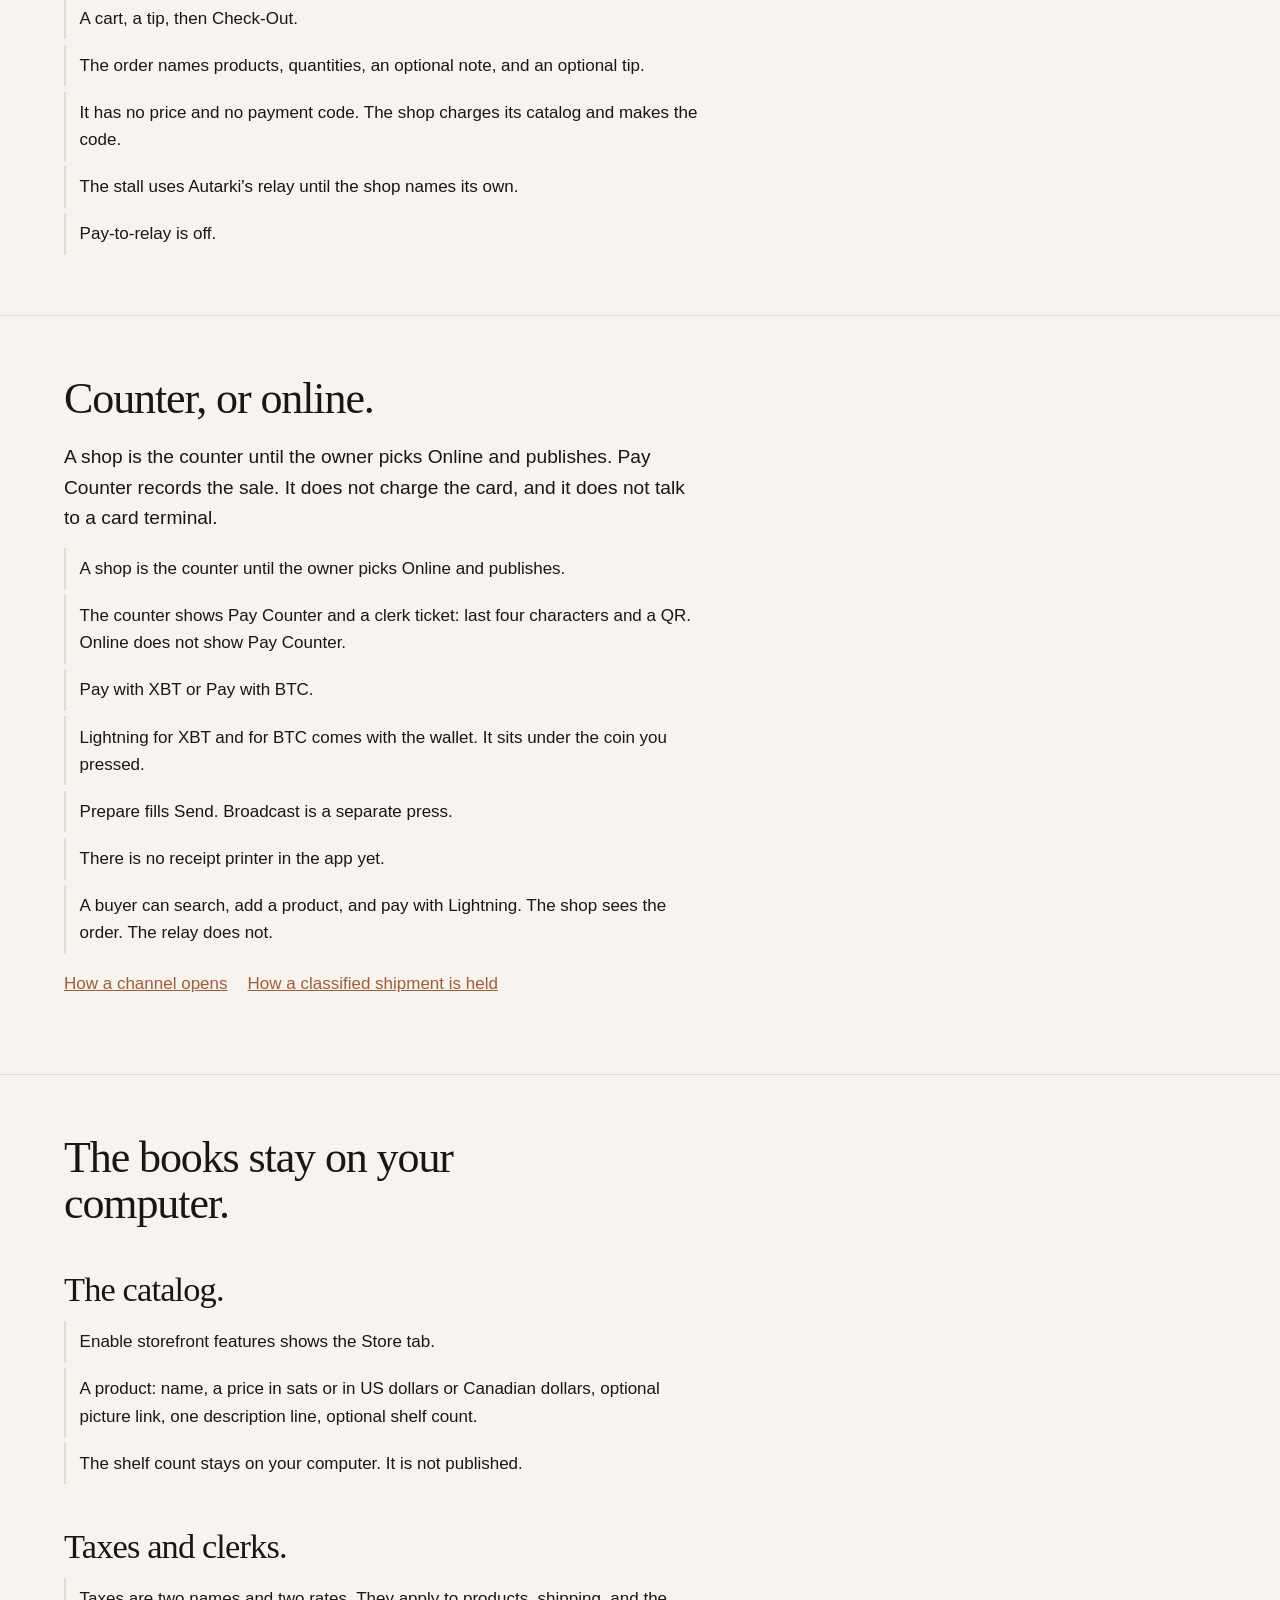
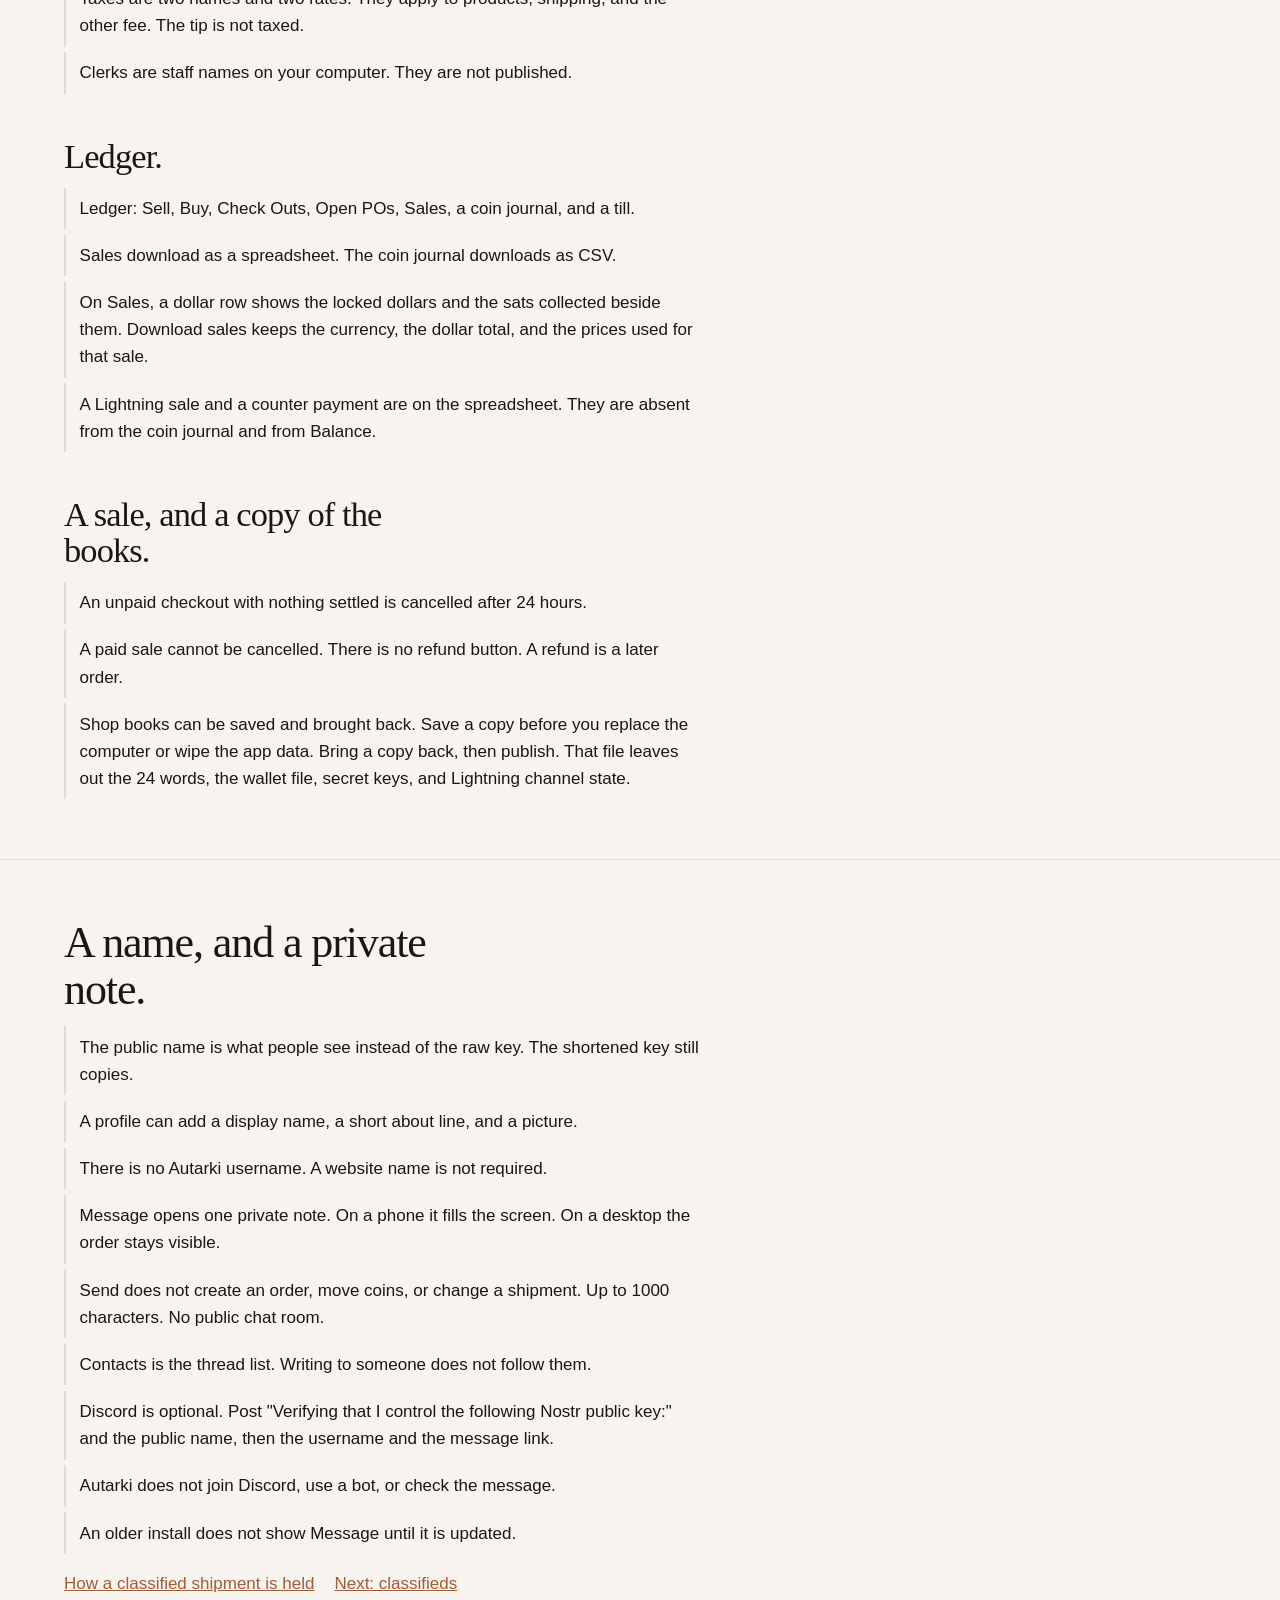
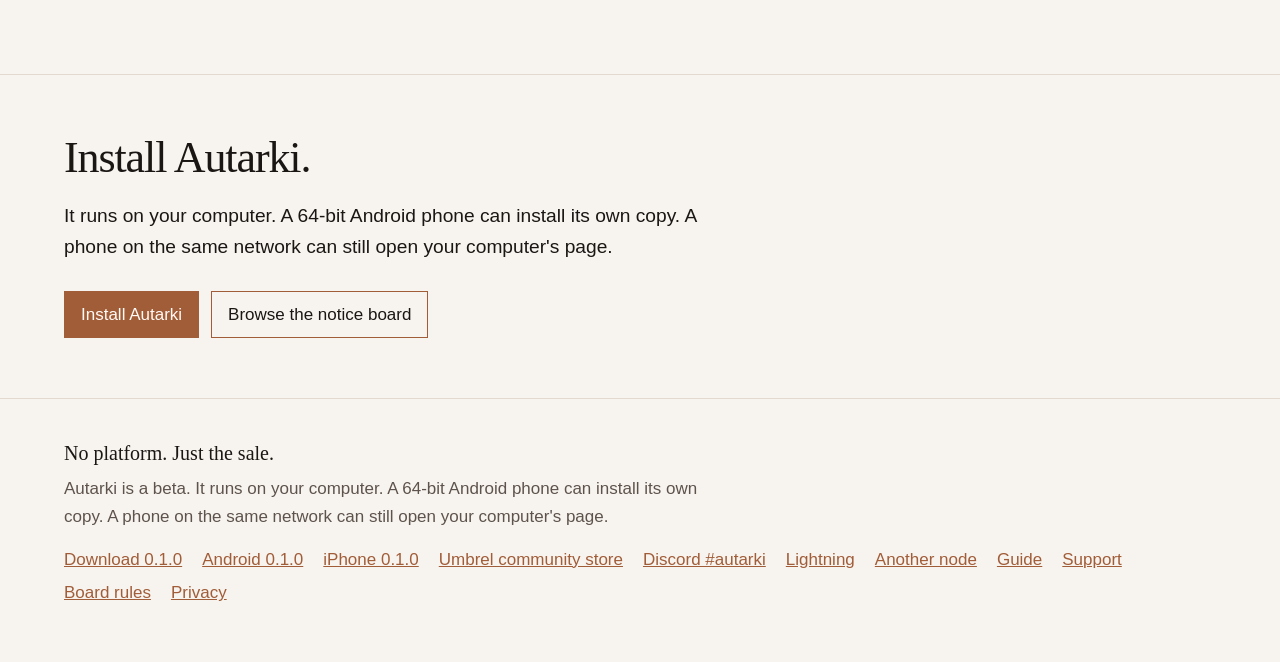
<file: site/shop.html>
<!DOCTYPE html>
<html lang="en" data-theme="paper">
<head>
  <meta charset="utf-8">
  <meta name="viewport" content="width=device-width, initial-scale=1">
  <script>
    try {
      var t = localStorage.getItem("autarki-theme");
      if (t === "ink" || t === "console" || t === "paper") {
        document.documentElement.setAttribute("data-theme", t);
      }
    } catch (e) {}
  </script>
  <title>Shop. Autarki</title>
  <meta name="description" content="The shop runs on your computer. The stall is public. The order is private. Autarki does not take a cut of the catalog price. A routing fee and a room fee are charged by nodes other people operate. Autarki does not collect them.">
  <link rel="canonical" href="https://autarki.app/shop">
  <meta name="robots" content="index, follow, max-image-preview:large">
  <meta property="og:site_name" content="Autarki">
  <meta property="og:type" content="website">
  <meta property="og:title" content="Shop. Autarki">
  <meta property="og:description" content="The shop runs on your computer. The stall is public. The order is private. Autarki does not take a cut of the catalog price. A routing fee and a room fee are charged by nodes other people operate. Autarki does not collect them.">
  <meta property="og:url" content="https://autarki.app/shop">
  <meta property="og:image" content="https://autarki.app/assets/og.png">
  <meta property="og:image:type" content="image/png">
  <meta property="og:image:width" content="1200">
  <meta property="og:image:height" content="630">
  <meta property="og:image:alt" content="Autarki. No platform. Just the sale.">
  <meta name="twitter:card" content="summary_large_image">
  <meta name="twitter:title" content="Shop. Autarki">
  <meta name="twitter:description" content="The shop runs on your computer. The stall is public. The order is private. Autarki does not take a cut of the catalog price. A routing fee and a room fee are charged by nodes other people operate. Autarki does not collect them.">
  <meta name="twitter:image" content="https://autarki.app/assets/og.png">
  <meta name="twitter:image:alt" content="Autarki. No platform. Just the sale.">
  <link rel="alternate" type="text/markdown" href="https://autarki.app/shop.md" title="Shop">
  <link rel="describedby" href="https://autarki.app/llms.txt" type="text/plain">
  <meta name="theme-color" content="#f7f4ef">
  <link rel="icon" href="favicon.svg" type="image/svg+xml">
  <link rel="stylesheet" href="css/site.css">
  <script type="application/ld+json">
  {
    "@context": "https://schema.org",
    "@graph": [
      {
        "@type": "WebSite",
        "@id": "https://autarki.app/#website",
        "name": "Autarki",
        "url": "https://autarki.app/",
        "description": "The buyer pays you, and you keep the keys. Autarki is the wallet and the shop.",
        "inLanguage": "en",
        "publisher": {
          "@id": "https://autarki.app/#software"
        }
      },
      {
        "@type": "SoftwareApplication",
        "@id": "https://autarki.app/#software",
        "name": "Autarki",
        "url": "https://autarki.app/",
        "description": "The buyer pays you, and you keep the keys. Autarki is the wallet and the shop. It runs on your computer. A 64-bit Android phone can install its own copy. A phone on the same network can still open your computer's page.",
        "applicationCategory": "FinanceApplication",
        "operatingSystem": "StartOS, Umbrel, Ubuntu, Android",
        "softwareVersion": "0.1.0",
        "downloadUrl": "https://github.com/RouteHash-com/autarki/releases/tag/0.1.0",
        "image": "https://autarki.app/assets/og.png",
        "sameAs": [
          "https://github.com/RouteHash-com/autarki",
          "https://discord.gg/VBxvzQXvt"
        ]
      },
      {
        "@type": "WebPage",
        "@id": "https://autarki.app/shop#webpage",
        "url": "https://autarki.app/shop",
        "name": "Shop. Autarki",
        "description": "The shop runs on your computer. The stall is public. The order is private. Autarki does not take a cut of the catalog price. A routing fee and a room fee are charged by nodes other people operate. Autarki does not collect them.",
        "isPartOf": {
          "@id": "https://autarki.app/#website"
        },
        "about": {
          "@id": "https://autarki.app/#software"
        },
        "inLanguage": "en",
        "primaryImageOfPage": {
          "@type": "ImageObject",
          "url": "https://autarki.app/assets/og.png",
          "width": 1200,
          "height": 630
        }
      },
      {
        "@type": "BreadcrumbList",
        "@id": "https://autarki.app/shop#webpage-crumbs",
        "itemListElement": [
          {
            "@type": "ListItem",
            "position": 1,
            "name": "Autarki",
            "item": "https://autarki.app/"
          },
          {
            "@type": "ListItem",
            "position": 2,
            "name": "Shop",
            "item": "https://autarki.app/shop"
          }
        ]
      }
    ]
  }
  </script>
</head>
<body>
  <a class="skip" href="#main">Skip to content</a>
  <div class="beta-banner">
    <p class="wrap">Autarki is in beta. Please report bugs in <a href="https://discord.gg/VBxvzQXvt">Discord #autarki</a>.</p>
  </div>
  <header class="site-header">
    <div class="wrap header-bar">
      <a class="brand" href="/">
        <svg class="mark" viewBox="-80 -80 1000 1000" aria-hidden="true">
          <path fill="currentColor" fill-rule="evenodd" d="M435 0H840V345H640V840H0V200H435Z M145 345H495V695H145Z"/>
        </svg>
        <span class="brand-name">Autarki</span>
      </a>
      <nav class="site-nav" aria-label="Primary">
        <ul>
          <li><a href="/notice-board">Notice board</a></li>
          <li><a href="/wallet">Wallet</a></li>
          <li><a href="/shop" aria-current="page">Shop</a></li>
          <li><a href="/classifieds">Classifieds</a></li>
          <li><a href="/mining">Mining</a></li>
          <li><a href="/install">Install</a></li>
          <li><a href="/guide">Guide</a></li>
          <li><a href="/channel">Another node</a></li>
        </ul>
      </nav>
      <div class="themes" role="group" aria-label="Contrast">
        <button type="button" data-theme-choice="paper" aria-pressed="true">Paper</button>
        <button type="button" data-theme-choice="ink" aria-pressed="false">Ink</button>
        <button type="button" data-theme-choice="console" aria-pressed="false">Console</button>
      </div>
    </div>
  </header>

  <main id="main">
    <header class="page-hero">
      <div class="wrap">
        <p class="kicker">Shop</p>
        <h1>The stall is public. The order is private.</h1>
        <p class="lede">The shop runs on your computer. People can look before they make a wallet. An order needs that wallet, and the relay cannot read it.</p>
        <p class="more"><a href="/notice-board">See the stalls that are published</a><a href="/classifieds#protection">How a classified shipment is held</a></p>
      </div>
    </header>

    <section class="band">
      <div class="wrap">
        <h2>The shop stays on your computer.</h2>
        <div class="benefits">
          <article>
            <h3>The price is yours.</h3>
            <ul class="brief">
              <li>Autarki does not take a cut of the catalog price. A routing fee and a room fee are charged by nodes other people operate. Autarki does not collect them. <a href="/wallet#fee-spot">Those amounts</a> are on the wallet page.</li>
              <li>One product can keep a price in US dollars or Canadian dollars. The dollar price stays and the coin amount is set when you pay. A product still priced in sats stays in sats. A cart can hold both.</li>
              <li>Public pool does not hold the sale. Autarki cannot move those coins. A shop sale does not name a referee. A store stall does not name one. A shipped classified is on the <a href="/classifieds#protection">classifieds page</a>.</li>
            </ul>
          </article>
          <article>
            <h3>The order is a private note.</h3>
            <p>The stall, each product, and the place are public. The relay that carries the order cannot read it. The key and the books stay on your computer.</p>
          </article>
          <article>
            <h3>The counter is the clerk's.</h3>
            <p>Pay Counter records cash, debit, credit, a coupon, store credit, bitcoin, or a mix. A dollar price records those dollars. The page does not charge the card, does not write a coin, and does not talk to a card terminal. The clerk uses the card machine. It prints its own slip.</p>
          </article>
        </div>
      </div>
    </section>

    <section class="band">
      <div class="wrap">
        <h2>Search, then Check-Out.</h2>
        <ul class="brief">
          <li>Search a shop, a product, or a place. Country, province or state, city, neighbourhood, and up to four categories are optional.</li>
          <li>A logo, a picture, and a map link show when the shop published them.</li>
          <li>An unlisted shop opens by its public name, or by scanning its printed card.</li>
          <li>A cart, a tip, then Check-Out.</li>
          <li>The order names products, quantities, an optional note, and an optional tip.</li>
          <li>It has no price and no payment code. The shop charges its catalog and makes the code.</li>
          <li>The stall uses Autarki's relay until the shop names its own.</li>
          <li>Pay-to-relay is off.</li>
        </ul>
      </div>
    </section>

    <section class="band">
      <div class="wrap">
        <h2>Counter, or online.</h2>
        <p class="lede">A shop is the counter until the owner picks Online and publishes. Pay Counter records the sale. It does not charge the card, and it does not talk to a card terminal.</p>
        <ul class="brief">
          <li>A shop is the counter until the owner picks Online and publishes.</li>
          <li>The counter shows Pay Counter and a clerk ticket: last four characters and a QR. Online does not show Pay Counter.</li>
          <li>Pay with XBT or Pay with BTC.</li>
          <li>Lightning for XBT and for BTC comes with the wallet. It sits under the coin you pressed.</li>
          <li>Prepare fills Send. Broadcast is a separate press.</li>
          <li>There is no receipt printer in the app yet.</li>
          <li>A buyer can search, add a product, and pay with Lightning. The shop sees the order. The relay does not.</li>
        </ul>
        <p class="more"><a href="/wallet#lsp">How a channel opens</a><a href="/classifieds#protection">How a classified shipment is held</a></p>
      </div>
    </section>

    <section class="band">
      <div class="wrap">
        <h2>The books stay on your computer.</h2>
        <h3 class="subhead">The catalog.</h3>
        <ul class="brief">
          <li>Enable storefront features shows the Store tab.</li>
          <li>A product: name, a price in sats or in US dollars or Canadian dollars, optional picture link, one description line, optional shelf count.</li>
          <li>The shelf count stays on your computer. It is not published.</li>
        </ul>
        <h3 class="subhead">Taxes and clerks.</h3>
        <ul class="brief">
          <li>Taxes are two names and two rates. They apply to products, shipping, and the other fee. The tip is not taxed.</li>
          <li>Clerks are staff names on your computer. They are not published.</li>
        </ul>
        <h3 class="subhead">Ledger.</h3>
        <ul class="brief">
          <li>Ledger: Sell, Buy, Check Outs, Open POs, Sales, a coin journal, and a till.</li>
          <li>Sales download as a spreadsheet. The coin journal downloads as CSV.</li>
          <li>On Sales, a dollar row shows the locked dollars and the sats collected beside them. Download sales keeps the currency, the dollar total, and the prices used for that sale.</li>
          <li>A Lightning sale and a counter payment are on the spreadsheet. They are absent from the coin journal and from Balance.</li>
        </ul>
        <h3 class="subhead">A sale, and a copy of the books.</h3>
        <ul class="brief">
          <li>An unpaid checkout with nothing settled is cancelled after 24 hours.</li>
          <li>A paid sale cannot be cancelled. There is no refund button. A refund is a later order.</li>
          <li>Shop books can be saved and brought back. Save a copy before you replace the computer or wipe the app data. Bring a copy back, then publish. That file leaves out the 24 words, the wallet file, secret keys, and Lightning channel state.</li>
        </ul>
      </div>
    </section>

    <section class="band" id="note">
      <div class="wrap">
        <h2>A name, and a private note.</h2>
        <ul class="brief">
          <li>The public name is what people see instead of the raw key. The shortened key still copies.</li>
          <li>A profile can add a display name, a short about line, and a picture.</li>
          <li>There is no Autarki username. A website name is not required.</li>
          <li>Message opens one private note. On a phone it fills the screen. On a desktop the order stays visible.</li>
          <li>Send does not create an order, move coins, or change a shipment. Up to 1000 characters. No public chat room.</li>
          <li>Contacts is the thread list. Writing to someone does not follow them.</li>
          <li>Discord is optional. Post "Verifying that I control the following Nostr public key:" and the public name, then the username and the message link.</li>
          <li>Autarki does not join Discord, use a bot, or check the message.</li>
          <li>An older install does not show Message until it is updated.</li>
        </ul>
        <p class="more"><a href="/classifieds#protection">How a classified shipment is held</a><a href="/classifieds">Next: classifieds</a></p>
      </div>
    </section>

    <section class="band">
      <div class="wrap">
        <h2>Install Autarki.</h2>
        <p class="lede">It runs on your computer. A 64-bit Android phone can install its own copy. A phone on the same network can still open your computer's page.</p>
        <div class="actions">
          <a class="button" href="/install">Install Autarki</a>
          <a class="button button-ghost" href="/notice-board">Browse the notice board</a>
        </div>
      </div>
    </section>
  </main>

  <footer class="site-footer">
    <div class="wrap">
      <p class="footer-slogan">No platform. Just the sale.</p>
      <p>Autarki is a beta. It runs on your computer. A 64-bit Android phone can install its own copy. A phone on the same network can still open your computer's page.</p>
      <ul class="footer-links">
        <li><a href="https://github.com/RouteHash-com/autarki/releases/tag/0.1.0">Download 0.1.0</a></li>
        <li><a href="/install#android">Android 0.1.0</a></li>
        <li><a href="/install#iphone">iPhone 0.1.0</a></li>
        <li><a href="https://github.com/RouteHash-com/umbrel-store">Umbrel community store</a></li>
        <li><a href="https://discord.gg/VBxvzQXvt">Discord #autarki</a></li>
        <li><a href="/lightning">Lightning</a></li>
        <li><a href="/channel">Another node</a></li>
        <li><a href="/guide">Guide</a></li>
        <li><a href="/support">Support</a></li>
        <li><a href="/board">Board rules</a></li>
        <li><a href="/privacy">Privacy</a></li>
      </ul>
    </div>
  </footer>
  <script src="js/site.js"></script>
</body>
</html>
</file>
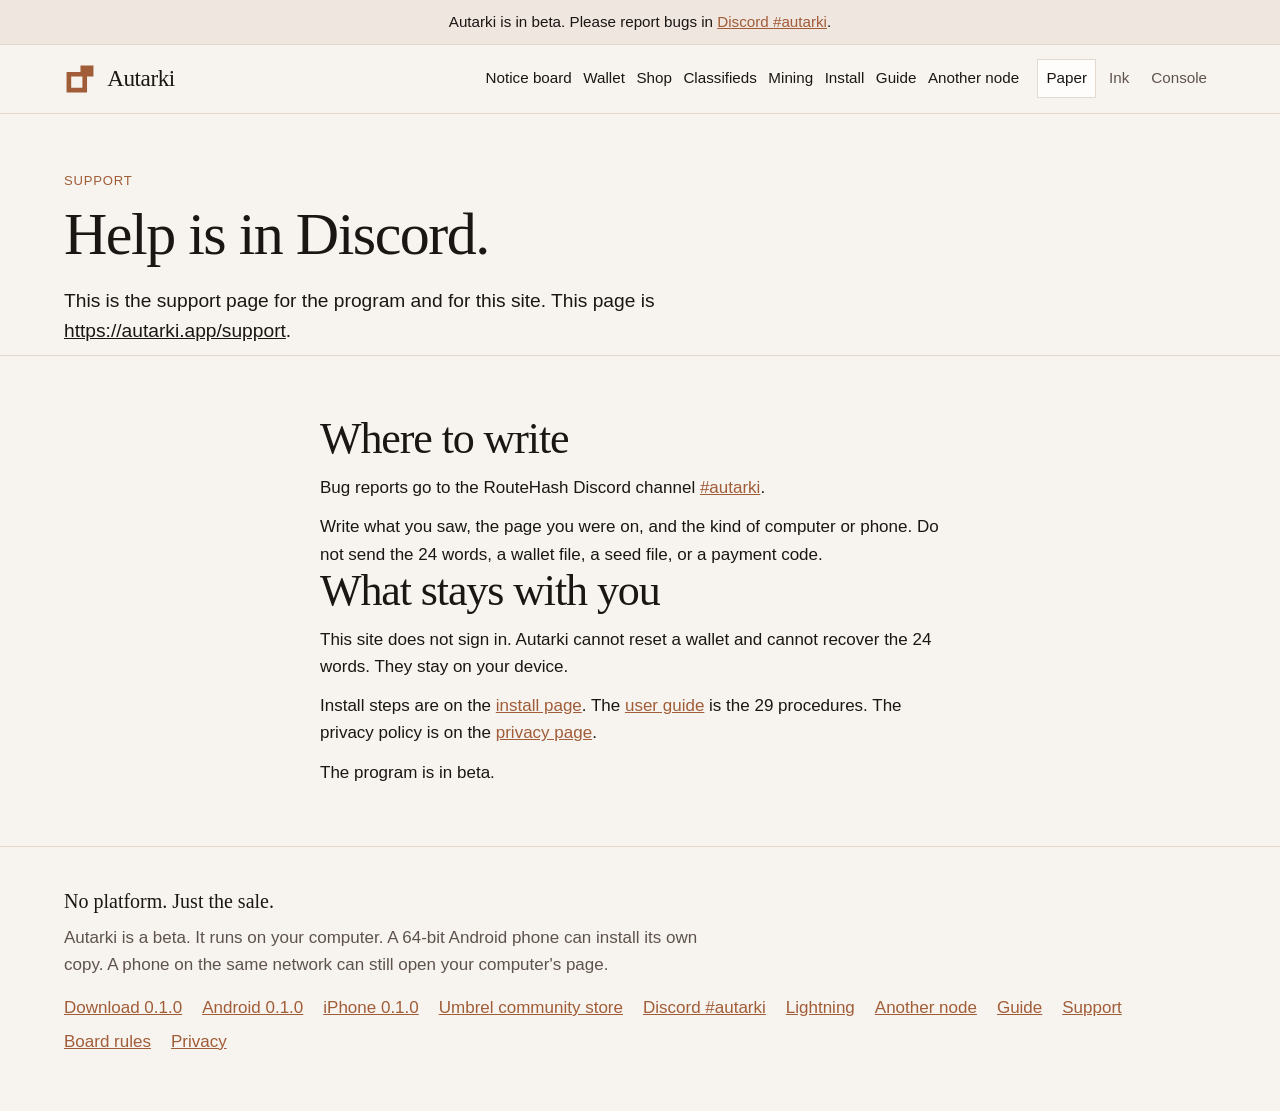
<file: site/support.html>
<!DOCTYPE html>
<html lang="en" data-theme="paper">
<head>
  <meta charset="utf-8">
  <meta name="viewport" content="width=device-width, initial-scale=1">
  <script>
    try {
      var t = localStorage.getItem("autarki-theme");
      if (t === "ink" || t === "console" || t === "paper") {
        document.documentElement.setAttribute("data-theme", t);
      }
    } catch (e) {}
  </script>
  <title>Support. Autarki</title>
  <meta name="description" content="Help with Autarki is in Discord #autarki. This site does not sign in and cannot recover the 24 words.">
  <link rel="canonical" href="https://autarki.app/support">
  <meta name="robots" content="index, follow, max-image-preview:large">
  <meta property="og:site_name" content="Autarki">
  <meta property="og:type" content="website">
  <meta property="og:title" content="Support. Autarki">
  <meta property="og:description" content="Help with Autarki is in Discord #autarki. This site does not sign in and cannot recover the 24 words.">
  <meta property="og:url" content="https://autarki.app/support">
  <meta property="og:image" content="https://autarki.app/assets/og.png">
  <meta property="og:image:type" content="image/png">
  <meta property="og:image:width" content="1200">
  <meta property="og:image:height" content="630">
  <meta property="og:image:alt" content="Autarki. No platform. Just the sale.">
  <meta name="twitter:card" content="summary_large_image">
  <meta name="twitter:title" content="Support. Autarki">
  <meta name="twitter:description" content="Help with Autarki is in Discord #autarki. This site does not sign in and cannot recover the 24 words.">
  <meta name="twitter:image" content="https://autarki.app/assets/og.png">
  <meta name="twitter:image:alt" content="Autarki. No platform. Just the sale.">
  <link rel="alternate" type="text/markdown" href="https://autarki.app/support.md" title="Support">
  <link rel="describedby" href="https://autarki.app/llms.txt" type="text/plain">
  <meta name="theme-color" content="#f7f4ef">
  <link rel="icon" href="favicon.svg" type="image/svg+xml">
  <link rel="stylesheet" href="css/site.css">
  <script type="application/ld+json">
  {
    "@context": "https://schema.org",
    "@graph": [
      {
        "@type": "WebSite",
        "@id": "https://autarki.app/#website",
        "name": "Autarki",
        "url": "https://autarki.app/",
        "description": "The buyer pays you, and you keep the keys. Autarki is the wallet and the shop.",
        "inLanguage": "en",
        "publisher": {
          "@id": "https://autarki.app/#software"
        }
      },
      {
        "@type": "SoftwareApplication",
        "@id": "https://autarki.app/#software",
        "name": "Autarki",
        "url": "https://autarki.app/",
        "description": "The buyer pays you, and you keep the keys. Autarki is the wallet and the shop. It runs on your computer. A 64-bit Android phone can install its own copy. A phone on the same network can still open your computer's page.",
        "applicationCategory": "FinanceApplication",
        "operatingSystem": "StartOS, Umbrel, Ubuntu, Android",
        "softwareVersion": "0.1.0",
        "downloadUrl": "https://github.com/RouteHash-com/autarki/releases/tag/0.1.0",
        "image": "https://autarki.app/assets/og.png",
        "sameAs": [
          "https://github.com/RouteHash-com/autarki",
          "https://discord.gg/VBxvzQXvt"
        ]
      },
      {
        "@type": "WebPage",
        "@id": "https://autarki.app/support#webpage",
        "url": "https://autarki.app/support",
        "name": "Support. Autarki",
        "description": "Help with Autarki is in Discord #autarki. This site does not sign in and cannot recover the 24 words.",
        "isPartOf": {
          "@id": "https://autarki.app/#website"
        },
        "about": {
          "@id": "https://autarki.app/#software"
        },
        "inLanguage": "en",
        "primaryImageOfPage": {
          "@type": "ImageObject",
          "url": "https://autarki.app/assets/og.png",
          "width": 1200,
          "height": 630
        }
      },
      {
        "@type": "BreadcrumbList",
        "@id": "https://autarki.app/support#webpage-crumbs",
        "itemListElement": [
          {
            "@type": "ListItem",
            "position": 1,
            "name": "Autarki",
            "item": "https://autarki.app/"
          },
          {
            "@type": "ListItem",
            "position": 2,
            "name": "Support",
            "item": "https://autarki.app/support"
          }
        ]
      }
    ]
  }
  </script>
</head>
<body>
  <a class="skip" href="#main">Skip to content</a>
  <div class="beta-banner">
    <p class="wrap">Autarki is in beta. Please report bugs in <a href="https://discord.gg/VBxvzQXvt">Discord #autarki</a>.</p>
  </div>
  <header class="site-header">
    <div class="wrap header-bar">
      <a class="brand" href="/">
        <svg class="mark" viewBox="-80 -80 1000 1000" aria-hidden="true">
          <path fill="currentColor" fill-rule="evenodd" d="M435 0H840V345H640V840H0V200H435Z M145 345H495V695H145Z"/>
        </svg>
        <span class="brand-name">Autarki</span>
      </a>
      <nav class="site-nav" aria-label="Primary">
        <ul>
          <li><a href="/notice-board">Notice board</a></li>
          <li><a href="/wallet">Wallet</a></li>
          <li><a href="/shop">Shop</a></li>
          <li><a href="/classifieds">Classifieds</a></li>
          <li><a href="/mining">Mining</a></li>
          <li><a href="/install">Install</a></li>
          <li><a href="/guide">Guide</a></li>
          <li><a href="/channel">Another node</a></li>
        </ul>
      </nav>
      <div class="themes" role="group" aria-label="Contrast">
        <button type="button" data-theme-choice="paper" aria-pressed="true">Paper</button>
        <button type="button" data-theme-choice="ink" aria-pressed="false">Ink</button>
        <button type="button" data-theme-choice="console" aria-pressed="false">Console</button>
      </div>
    </div>
  </header>

  <main id="main">
    <header class="page-hero">
      <div class="wrap">
        <p class="kicker">Support</p>
        <h1>Help is in Discord.</h1>
        <p class="lede">This is the support page for the program and for this site. This page is <a href="https://autarki.app/support">https://autarki.app/support</a>.</p>
      </div>
    </header>

    <section class="band">
      <div class="wrap prose">
        <h2>Where to write</h2>
        <p>Bug reports go to the RouteHash Discord channel <a href="https://discord.gg/VBxvzQXvt">#autarki</a>.</p>
        <p>Write what you saw, the page you were on, and the kind of computer or phone. Do not send the 24 words, a wallet file, a seed file, or a payment code.</p>
        <h2>What stays with you</h2>
        <p>This site does not sign in. Autarki cannot reset a wallet and cannot recover the 24 words. They stay on your device.</p>
        <p>Install steps are on the <a href="/install">install page</a>. The <a href="/guide">user guide</a> is the 29 procedures. The privacy policy is on the <a href="/privacy">privacy page</a>.</p>
        <p>The program is in beta.</p>
      </div>
    </section>
  </main>

  <footer class="site-footer">
    <div class="wrap">
      <p class="footer-slogan">No platform. Just the sale.</p>
      <p>Autarki is a beta. It runs on your computer. A 64-bit Android phone can install its own copy. A phone on the same network can still open your computer's page.</p>
      <ul class="footer-links">
        <li><a href="https://github.com/RouteHash-com/autarki/releases/tag/0.1.0">Download 0.1.0</a></li>
        <li><a href="/install#android">Android 0.1.0</a></li>
        <li><a href="/install#iphone">iPhone 0.1.0</a></li>
        <li><a href="https://github.com/RouteHash-com/umbrel-store">Umbrel community store</a></li>
        <li><a href="https://discord.gg/VBxvzQXvt">Discord #autarki</a></li>
        <li><a href="/lightning">Lightning</a></li>
        <li><a href="/channel">Another node</a></li>
        <li><a href="/guide">Guide</a></li>
        <li><a href="/support" aria-current="page">Support</a></li>
        <li><a href="/board">Board rules</a></li>
        <li><a href="/privacy">Privacy</a></li>
      </ul>
    </div>
  </footer>
  <script src="js/site.js"></script>
</body>
</html>
</file>
<file: site/css/site.css>
:root {
  color-scheme: light;
  --bg: #f7f4ef;
  --bg-raised: #fffdfb;
  --ink: #1a1614;
  --muted: #5e534c;
  --line: #e3d9cf;
  --accent: #a15c38;
  --on-accent: #fffaf6;
  --no: #8d3b2e;
  --serif: "Iowan Old Style", "Palatino Linotype", Palatino, Georgia, serif;
  --sans: "Segoe UI", "Helvetica Neue", Helvetica, Arial, sans-serif;
  --measure: 40rem;
  --wrap: 72rem;
  --pad: clamp(1.25rem, 4vw, 2rem);
}

html[data-theme="ink"] {
  color-scheme: dark;
  --bg: #141210;
  --bg-raised: #1c1916;
  --ink: #f4efe8;
  --muted: #cbbbae;
  --line: #3a332c;
  --accent: #e0a080;
  --on-accent: #141210;
  --no: #e7a196;
}

html[data-theme="console"] {
  color-scheme: dark;
  --bg: #0b0d0b;
  --bg-raised: #121612;
  --ink: #d9ffe6;
  --muted: #8dffb4;
  --line: #1d3d28;
  --accent: #3dff6e;
  --on-accent: #07140c;
  --no: #ff5f5f;
}

*,
*::before,
*::after {
  box-sizing: border-box;
}

html {
  background: var(--bg);
}

body {
  margin: 0;
  background: var(--bg);
  color: var(--ink);
  font-family: var(--sans);
  font-size: 1.0625rem;
  line-height: 1.6;
}

img,
svg {
  display: block;
  max-width: 100%;
}

a {
  color: inherit;
}

a:hover {
  color: var(--accent);
}

:focus-visible {
  outline: 2px solid var(--accent);
  outline-offset: 3px;
}

.skip {
  position: absolute;
  left: var(--pad);
  top: 0.5rem;
  transform: translateY(-150%);
  background: var(--accent);
  color: var(--on-accent);
  padding: 0.5rem 0.75rem;
  z-index: 2;
}

.skip:focus {
  transform: none;
}

.wrap {
  width: min(var(--wrap), calc(100% - (var(--pad) * 2)));
  margin-inline: auto;
}

.site-header {
  border-bottom: 1px solid var(--line);
  background: var(--bg);
  position: sticky;
  top: 0;
  z-index: 1;
}

.header-bar {
  display: flex;
  flex-wrap: wrap;
  align-items: center;
  gap: 0.75rem 1.5rem;
  min-height: 4.25rem;
  padding-block: 0.75rem;
}

.brand {
  display: inline-flex;
  align-items: center;
  gap: 0.7rem;
  text-decoration: none;
  margin-right: auto;
  color: var(--ink);
}

.brand:hover {
  color: var(--ink);
}

.mark {
  width: 2rem;
  height: 2rem;
  color: var(--accent);
  flex: none;
}

.brand-name {
  font-family: var(--serif);
  font-size: 1.45rem;
  letter-spacing: -0.02em;
  line-height: 1;
}

html[data-theme="console"] .brand-name {
  color: var(--accent);
}

.site-nav ul,
.themes {
  display: flex;
  flex-wrap: wrap;
  align-items: center;
  gap: 0.35rem 1.1rem;
  list-style: none;
  margin: 0;
  padding: 0;
}

.site-nav a {
  display: inline-flex;
  align-items: center;
  min-height: 2.25rem;
  text-decoration: none;
  color: var(--ink);
}

.site-nav a:hover,
.site-nav a[aria-current="page"] {
  color: var(--accent);
}

.site-nav a[aria-current="page"] {
  text-decoration: underline;
  text-underline-offset: 0.3em;
}

.themes {
  gap: 0.25rem;
}

.themes button {
  font: inherit;
  color: var(--muted);
  background: transparent;
  border: 1px solid transparent;
  min-height: 2.75rem;
  padding: 0.35rem 0.65rem;
  cursor: pointer;
}

.themes button[aria-pressed="true"] {
  color: var(--ink);
  border-color: var(--line);
  background: var(--bg-raised);
}

.themes button:hover {
  color: var(--accent);
}

@media (min-width: 1120px) {
  .header-bar {
    flex-wrap: nowrap;
    gap: 0.75rem 1.15rem;
  }

  .site-nav ul,
  .themes {
    flex-wrap: nowrap;
  }

  .site-nav ul {
    gap: 0.15rem 0.72rem;
  }

  .site-nav a,
  .themes button {
    font-size: 0.95rem;
  }

  .themes button {
    min-height: 2.4rem;
    padding: 0.25rem 0.5rem;
  }
}

.hero {
  padding-block: clamp(3rem, 8vw, 6.25rem) clamp(2.75rem, 6vw, 4.25rem);
}

.hero-lockup {
  display: flex;
  align-items: flex-end;
  gap: 1.25rem;
  margin-bottom: 1.5rem;
}

.hero .mark {
  width: clamp(3.5rem, 8vw, 5.25rem);
  height: clamp(3.5rem, 8vw, 5.25rem);
}

h1,
h2,
h3 {
  font-family: var(--serif);
  font-weight: 500;
  letter-spacing: -0.025em;
  line-height: 1.05;
  margin: 0;
}

h1 {
  font-size: clamp(2.35rem, 7vw, 5rem);
  max-width: 18ch;
}

.hero h1 {
  max-width: none;
}

h1 .line {
  display: block;
  color: var(--accent);
}

.lede,
.section-intro {
  font-size: 1.2rem;
  max-width: var(--measure);
  margin: 1.25rem 0 0;
}

.actions {
  display: flex;
  flex-wrap: wrap;
  gap: 0.75rem;
  margin-top: 1.75rem;
}

.button {
  display: inline-flex;
  align-items: center;
  justify-content: center;
  min-height: 2.75rem;
  padding: 0.55rem 1rem;
  text-decoration: none;
  background: var(--accent);
  color: var(--on-accent);
  border: 1px solid var(--accent);
}

button.button {
  font: inherit;
  cursor: pointer;
}

button.button:disabled {
  cursor: wait;
}

.button:hover {
  color: var(--on-accent);
  filter: brightness(1.08);
}

.prose a.button,
.panel a.button,
.example a.button {
  color: var(--on-accent);
}

.button-ghost {
  background: transparent;
  color: var(--ink);
}

.prose a.button-ghost,
.panel a.button-ghost,
.example a.button-ghost {
  color: var(--ink);
}

.prose a.button-ghost:hover,
.panel a.button-ghost:hover,
.example a.button-ghost:hover {
  color: var(--accent);
}

.button-ghost:hover {
  color: var(--accent);
  filter: none;
}

.beta {
  max-width: var(--measure);
  margin-top: 1.75rem;
  color: var(--muted);
}

.benefits {
  display: grid;
  grid-template-columns: repeat(3, 1fr);
  align-items: start;
  gap: 1.5rem;
  padding-bottom: clamp(2rem, 5vw, 3.5rem);
}

@media (min-width: 801px) {
  .benefits.pair {
    grid-template-columns: repeat(2, 1fr);
  }
}

.band .benefits {
  margin-top: 1.5rem;
  padding-bottom: 0;
}

.benefits article,
.example,
.panel,
.choices article,
.signs article {
  background: var(--bg-raised);
  border: 1px solid var(--line);
  border-top: 2px solid var(--accent);
  padding: 1.25rem 1.25rem 1.35rem;
}

.benefits h2,
.benefits h3,
.example h3,
.panel h2,
.panel h3,
.choices h3,
.signs h3 {
  font-size: 1.55rem;
  margin-bottom: 0.75rem;
}

.benefits p,
.example p,
.panel p,
.prose p,
.choices p,
.signs p,
.path p {
  margin: 0.75rem 0 0;
}

.benefits p:first-of-type,
.panel p:first-of-type {
  margin-top: 0;
}

.band {
  padding-block: clamp(2.25rem, 5vw, 3.75rem);
  border-top: 1px solid var(--line);
}

.band h2 {
  font-size: clamp(2rem, 4vw, 2.75rem);
  max-width: 18ch;
}

.prose {
  max-width: var(--measure);
}

.prose a,
.site-footer a,
.panel a,
.example a {
  color: var(--accent);
  overflow-wrap: anywhere;
}

.more {
  display: flex;
  flex-wrap: wrap;
  gap: 0.35rem 1.25rem;
  margin-top: 1rem;
}

.more a {
  color: var(--accent);
}

.page-nav {
  display: flex;
  flex-wrap: wrap;
  gap: 0.45rem 1.25rem;
  margin-top: 1.5rem;
}

.page-nav a {
  color: var(--accent);
  text-decoration: none;
}

.page-nav a:hover {
  text-decoration: underline;
  text-underline-offset: 0.2em;
}

.beta-banner {
  border-bottom: 1px solid var(--line);
  background: color-mix(in srgb, var(--accent) 9%, var(--bg));
  color: var(--ink);
  font-size: 0.95rem;
}

.beta-banner p {
  margin-block: 0;
  padding-block: 0.6rem;
  text-align: center;
}

.beta-banner a {
  color: var(--accent);
  white-space: nowrap;
}

.path {
  list-style: none;
  max-width: 44rem;
  margin: 2rem 0 0;
  padding: 0;
  counter-reset: path;
}

.path > li {
  position: relative;
  padding: 0 0 1.85rem 3.6rem;
}

.path > li:last-child {
  padding-bottom: 0;
}

.path > li::before {
  counter-increment: path;
  content: counter(path);
  position: absolute;
  left: 0;
  top: 0;
  width: 2.45rem;
  height: 2.45rem;
  display: grid;
  place-items: center;
  border: 1px solid var(--accent);
  color: var(--accent);
  background: var(--bg);
  font-family: var(--serif);
  font-size: 1.05rem;
  line-height: 1;
}

.path > li::after {
  content: "";
  position: absolute;
  left: 1.2rem;
  top: 2.65rem;
  bottom: 0.2rem;
  width: 1px;
  background: var(--line);
}

.path > li:last-child::after {
  display: none;
}

.path h3 {
  font-size: 1.45rem;
  margin: 0.35rem 0 0;
}

.limits,
.choices,
.signs {
  margin-top: 2rem;
}

.choices,
.signs {
  display: grid;
  grid-template-columns: 1fr 1fr;
  align-items: start;
  gap: 1rem;
}

.signs .kicker,
.choices .kicker {
  margin-bottom: 0.45rem;
}

.pull {
  max-width: 38rem;
  margin: 2rem 0 0;
  padding: 0.15rem 0 0.15rem 1.15rem;
  border-left: 2px solid var(--accent);
}

.brief {
  list-style: none;
  margin: 0.85rem 0 0;
  padding: 0;
  max-width: var(--measure);
}

.choices .brief,
.signs .brief,
.benefits .brief,
.limits .brief,
.path .brief {
  max-width: none;
}

.brief li {
  margin: 0;
  padding: 0.45rem 0 0.45rem 0.85rem;
  border-left: 2px solid var(--line);
}

.brief li + li {
  margin-top: 0.35rem;
}

.flow {
  margin: 1.6rem 0 0;
}

.flow ol {
  list-style: none;
  display: grid;
  grid-template-columns: 1fr auto 1fr auto 1fr;
  gap: 0.45rem;
  align-items: stretch;
  margin: 0;
  padding: 0;
}

.flow-4 ol {
  grid-template-columns: 1fr auto 1fr auto 1fr auto 1fr;
}

.flow li {
  min-width: 0;
  background: var(--bg-raised);
  border: 1px solid var(--line);
  border-top: 2px solid var(--accent);
  padding: 0.8rem 0.85rem 0.95rem;
}

.flow li.flow-arrow {
  border: 0;
  background: none;
  padding: 0;
  display: grid;
  place-items: center;
  color: var(--accent);
}

.flow-arrow svg {
  width: 1.35rem;
  height: 1.35rem;
}

.flow span {
  display: block;
  margin-bottom: 0.3rem;
  color: var(--accent);
  font-size: 0.75rem;
  letter-spacing: 0.06em;
  text-transform: uppercase;
}

.flow strong {
  display: block;
  font-family: var(--serif);
  font-weight: 500;
  font-size: 1.2rem;
  letter-spacing: -0.02em;
  line-height: 1.15;
}

.flow em {
  display: block;
  margin-top: 0.35rem;
  color: var(--muted);
  font-style: normal;
  font-size: 0.95rem;
}

.flow figcaption,
.flow-side {
  max-width: 40rem;
  margin: 0.75rem 0 0;
  color: var(--muted);
}

.coin-paths {
  display: grid;
  gap: 1rem;
  margin: 1.6rem 0 0;
}

.coin-path {
  display: grid;
  grid-template-columns: minmax(0, 1fr) auto minmax(0, 1fr);
  gap: 0.85rem;
  align-items: stretch;
}

.coin-end {
  min-width: 0;
  background: var(--bg-raised);
  border: 1px solid var(--line);
  border-top: 2px solid var(--accent);
  padding: 1rem 1.05rem 1.15rem;
}

.coin-end span,
.coin-arrow span {
  display: block;
  color: var(--accent);
  font-size: 0.75rem;
  letter-spacing: 0.06em;
  text-transform: uppercase;
}

.coin-end strong {
  display: block;
  margin-top: 0.35rem;
  font-family: var(--serif);
  font-weight: 500;
  font-size: clamp(1.35rem, 2.4vw, 1.7rem);
  letter-spacing: -0.02em;
  line-height: 1.15;
}

.coin-end em,
.coin-arrow em {
  display: block;
  margin-top: 0.4rem;
  color: var(--muted);
  font-style: normal;
  font-size: 0.95rem;
  line-height: 1.35;
}

.coin-arrow {
  display: grid;
  align-content: center;
  justify-items: center;
  gap: 0.35rem;
  width: 8.5rem;
  color: var(--accent);
  text-align: center;
}

.coin-arrow svg {
  width: 4rem;
  height: 1rem;
}

.coin-arrow .arrow-v {
  display: none;
  width: 1rem;
  height: 2.25rem;
}

.coin-arrow em {
  margin-top: 0;
}

.coin-paths figcaption {
  max-width: 42rem;
  margin: 0.15rem 0 0;
  color: var(--muted);
}

.pull p {
  margin: 0;
  font-family: var(--serif);
  font-size: clamp(1.35rem, 2.4vw, 1.7rem);
  line-height: 1.28;
  letter-spacing: -0.02em;
}

.subhead {
  max-width: 22ch;
  margin-top: 2.75rem;
  font-size: clamp(1.7rem, 3vw, 2.15rem);
}

#protection,
#dispute,
#signs,
#lightning,
#lsp,
#android,
#iphone,
#post,
#publish,
#stores,
#classifieds,
#other-coin,
#words,
#chains,
#balance,
#node,
#stay,
#outside,
#price,
#paste {
  scroll-margin-top: 5.5rem;
}

.examples {
  display: grid;
  grid-template-columns: 1fr 1fr;
  gap: 1rem;
  margin-top: 1.5rem;
}

.home-list,
.home-sales,
.home-install {
  padding-block: clamp(3rem, 7vw, 5rem);
}

.home-list h2,
.home-sales h2,
.home-install h2 {
  max-width: 20em;
}

.feature-rows {
  max-width: 42rem;
  margin-top: 0.35rem;
}

.feature-rows article {
  padding-block: 1.65rem;
}

.feature-rows article + article {
  border-top: 1px solid var(--line);
}

.feature-rows h3 {
  font-size: clamp(1.45rem, 2.4vw, 1.85rem);
  margin-bottom: 0.5rem;
}

.feature-rows p {
  margin: 0.65rem 0 0;
}

.feature-rows .more {
  margin-top: 0.75rem;
}

.sale-rows {
  display: grid;
  grid-template-columns: 1fr 1fr;
  gap: 2.75rem 3.5rem;
  margin-top: 2rem;
}

.sale-rows h3 {
  font-size: clamp(1.35rem, 2vw, 1.7rem);
}

.sale-rows p {
  margin: 0.85rem 0 0;
}

.sale-rows .more {
  margin-top: 0.85rem;
}

.home-install .more {
  margin-top: 1.15rem;
}

.kicker {
  margin: 0 0 0.75rem;
  color: var(--accent);
  font-size: 0.82rem;
  letter-spacing: 0.06em;
  text-transform: uppercase;
}

.page-hero {
  padding-block: clamp(2rem, 5vw, 3.5rem) 0.5rem;
}

.page-hero h1 {
  max-width: 22ch;
  font-size: clamp(2.3rem, 6vw, 3.75rem);
}

.stack {
  display: grid;
  gap: 1rem;
}

.table-wrap {
  overflow-x: auto;
  margin-top: 1rem;
  border: 1px solid var(--line);
}

table {
  width: 100%;
  border-collapse: collapse;
  background: var(--bg-raised);
  min-width: 36rem;
}

table caption {
  caption-side: bottom;
  padding: 0.75rem 0.9rem;
  text-align: left;
  color: var(--muted);
}

th,
td {
  text-align: left;
  vertical-align: top;
  padding: 0.8rem 0.9rem;
  border-bottom: 1px solid var(--line);
}

th {
  font-weight: 600;
}

tr:last-child td {
  border-bottom: 0;
}

ol.steps,
.plain-list {
  margin: 1rem 0 0;
  padding-left: 1.2rem;
}

ol.steps li + li,
.plain-list li + li {
  margin-top: 0.45rem;
}

code {
  font-family: ui-monospace, "Cascadia Mono", "Segoe UI Mono", Consolas, monospace;
  font-size: 0.92em;
}

.site-footer {
  border-top: 1px solid var(--line);
  padding-block: 2rem 2.5rem;
  color: var(--muted);
}

.site-footer p {
  margin: 0.4rem 0;
  max-width: var(--measure);
}

.footer-links {
  display: flex;
  flex-wrap: wrap;
  gap: 0.4rem 1.25rem;
  list-style: none;
  margin: 1rem 0;
  padding: 0;
}

.footer-slogan {
  font-family: var(--serif);
  color: var(--ink);
  font-size: 1.25rem;
}

@media (max-width: 800px) {
  .site-header {
    position: static;
  }

  .benefits,
  .examples,
  .sale-rows,
  .choices,
  .signs,
  .flow ol,
  .flow-4 ol {
    grid-template-columns: 1fr;
  }

  .flow li.flow-arrow {
    height: 1.5rem;
  }

  .flow-arrow svg {
    transform: rotate(90deg);
  }

  .coin-path {
    grid-template-columns: 1fr;
  }

  .coin-arrow {
    width: auto;
    padding-block: 0.15rem;
  }

  .coin-arrow .arrow-h {
    display: none;
  }

  .coin-arrow .arrow-v {
    display: block;
  }

  .hero-lockup {
    align-items: flex-start;
  }

  .hero {
    padding-block: 3rem 2.5rem;
  }

  .prose p {
    margin-top: 1.15rem;
  }

  .band {
    padding-block: 3.25rem;
  }

  .benefits,
  .examples,
  .choices,
  .signs {
    gap: 1.75rem;
  }

  .sale-rows {
    gap: 2.25rem;
  }

  .benefits {
    padding-bottom: 3rem;
  }

  .page-hero {
    padding-bottom: 1.75rem;
  }

  #protection,
  #dispute,
  #signs,
  #lightning,
  #post,
  #publish,
  #stores,
  #classifieds,
  #words,
  #chains,
  #balance,
  #node,
  #stay,
  #outside,
  #price,
  #paste {
    scroll-margin-top: 1rem;
  }
}

@media (max-width: 420px) {
  h1 {
    max-width: none;
  }
}

.board-status {
  max-width: var(--measure);
  margin: 1.25rem 0 0;
}

.request-form {
  margin-top: 1.25rem;
}

.post-field {
  margin-top: 1rem;
  max-width: 40rem;
}

.post-field input[type="text"],
.post-field textarea,
.post-field select {
  display: block;
  width: 100%;
  min-width: 0;
  min-height: 2.75rem;
  padding: 0.55rem 0.75rem;
  font: inherit;
  color: var(--ink);
  background: var(--bg-raised);
  border: 1px solid var(--line);
}

.post-field textarea {
  min-height: 9rem;
  resize: vertical;
}

#classified-body {
  min-height: 14rem;
}

#classified-images {
  min-height: 7rem;
}

.place-head {
  display: flex;
  flex-wrap: wrap;
  gap: 0.5rem 1rem;
  align-items: center;
  justify-content: space-between;
  max-width: 40rem;
}

.request-form .place-head label {
  margin-bottom: 0;
}

.place-status {
  min-height: 1.4em;
  margin: 0.35rem 0;
  color: var(--muted);
}

.field-note,
.field-notes {
  max-width: 40rem;
  color: var(--muted);
}

.field-note {
  margin: 0.35rem 0 0;
}

.field-notes {
  margin: 0.35rem 0 1rem;
}

.field-notes p {
  margin: 0.2rem 0 0;
}

.field-notes p:first-child {
  margin-top: 0;
}

.request-form label {
  display: block;
  margin-bottom: 0.4rem;
}

.request-line {
  display: flex;
  flex-wrap: wrap;
  gap: 0.75rem;
  align-items: center;
  max-width: 40rem;
}

.request-line input[type="email"],
.request-line input[type="text"] {
  flex: 1 1 16rem;
  min-width: 0;
  min-height: 2.75rem;
  padding: 0.55rem 0.75rem;
  font: inherit;
  color: var(--ink);
  background: var(--bg-raised);
  border: 1px solid var(--line);
}

.chain-pick {
  display: flex;
  flex-wrap: wrap;
  gap: 0.35rem 1.5rem;
  margin: 0 0 1rem;
  padding: 0;
  border: 0;
}

.chain-pick legend {
  padding: 0;
  margin-bottom: 0.4rem;
  font: inherit;
}

.chain-pick label {
  display: flex;
  gap: 0.45rem;
  align-items: center;
  margin: 0;
}

.request-status {
  min-height: 1.4em;
  margin: 0.75rem 0 0;
}

.request-trap {
  position: absolute;
  width: 1px;
  height: 1px;
  padding: 0;
  margin: -1px;
  overflow: hidden;
  clip: rect(0, 0, 0, 0);
  white-space: nowrap;
  border: 0;
}

.board-search {
  margin-top: 1.5rem;
}

.board-search label {
  display: block;
  margin-bottom: 0.4rem;
}

.search-line {
  display: flex;
  flex-wrap: wrap;
  gap: 0.5rem;
  align-items: center;
  max-width: 40rem;
}

.board-search input[type="search"] {
  flex: 1 1 16rem;
  width: auto;
  min-width: 0;
  max-width: none;
  min-height: 2.75rem;
  padding: 0.55rem 0.75rem;
  font: inherit;
  color: var(--ink);
  background: var(--bg-raised);
  border: 1px solid var(--line);
}

.scan-button,
.scan-panel button,
.scan-panel .scan-photo {
  font: inherit;
  color: var(--ink);
  background: transparent;
  border: 1px solid var(--line);
  min-height: 2.75rem;
  padding: 0.35rem 0.9rem;
  cursor: pointer;
}

.scan-button:hover,
.scan-panel button:hover,
.scan-panel .scan-photo:hover {
  color: var(--accent);
  border-color: var(--accent);
}

.scan-panel {
  max-width: 22rem;
  margin-top: 0.75rem;
}

.scan-panel video {
  display: block;
  width: 100%;
  max-height: 60vh;
  background: #111;
  object-fit: contain;
}

.scan-note {
  color: var(--muted);
  margin: 0.4rem 0;
}

.scan-actions {
  display: flex;
  flex-wrap: wrap;
  gap: 0.5rem;
}

.scan-panel .scan-photo {
  display: inline-flex;
  align-items: center;
  justify-content: center;
  position: relative;
  margin-bottom: 0;
}

.scan-photo input {
  position: absolute;
  width: 1px;
  height: 1px;
  padding: 0;
  margin: -1px;
  overflow: hidden;
  clip: rect(0, 0, 0, 0);
  white-space: nowrap;
  border: 0;
  min-height: 0;
}

.board-section {
  padding-top: clamp(1.75rem, 4vw, 2.75rem);
}

.board-section h2 {
  font-size: clamp(1.8rem, 4vw, 2.4rem);
}

.board-heading {
  display: flex;
  flex-wrap: wrap;
  align-items: center;
  gap: 0.65rem;
}

.section-write {
  display: inline-flex;
  align-items: center;
  justify-content: center;
  width: 2.75rem;
  height: 2.75rem;
  flex: 0 0 auto;
  border: 1px solid var(--line);
  color: var(--accent);
  text-decoration: none;
}

.section-write svg {
  width: 1.15rem;
  height: 1.15rem;
}

.section-write:hover {
  border-color: var(--accent);
  color: var(--accent);
}

.chips {
  display: flex;
  flex-wrap: wrap;
  gap: 0.4rem;
  margin-top: 0.9rem;
}

.chips button {
  font: inherit;
  color: var(--ink);
  background: transparent;
  border: 1px solid var(--line);
  min-height: 2.75rem;
  padding: 0.35rem 0.8rem;
  cursor: pointer;
}

.chips button[aria-pressed="true"] {
  border-color: var(--accent);
  background: var(--bg-raised);
  color: var(--accent);
}

.board-list {
  display: grid;
  gap: 1rem;
  margin-top: 1rem;
}

.board-card,
.product {
  background: var(--bg-raised);
  border: 1px solid var(--line);
  padding: 1.1rem 1.15rem 1.2rem;
}

.board-card summary {
  display: list-item;
  cursor: pointer;
  list-style: none;
}

.board-card summary::marker {
  content: "";
}

.board-card summary::-webkit-details-marker {
  display: none;
}

.card-top {
  display: flex;
  gap: 1rem;
  align-items: flex-start;
}

.card-top > div {
  min-width: 0;
}

@media (max-width: 360px) {
  .card-top:has(.ad-thumb) {
    flex-direction: column;
  }
}

.card-top h3,
.product h3 {
  font-size: 1.55rem;
  margin: 0;
}

.logo,
.product img,
.ad-thumb,
.ad-pictures img {
  background: var(--bg);
  object-fit: cover;
}

.logo {
  width: 4.5rem;
  height: 4.5rem;
  object-fit: contain;
  flex: none;
}

.place-line,
.card-meta,
.quiet {
  color: var(--muted);
  margin: 0.35rem 0 0;
}

.card-body {
  display: block;
  width: 100%;
  min-width: 0;
  clear: both;
}

.facts {
  margin: 0.6rem 0 0;
  text-size-adjust: 100%;
  -moz-text-size-adjust: 100%;
  -webkit-text-size-adjust: 100%;
}

.fact {
  display: flex;
  flex-flow: row nowrap;
  align-items: baseline;
  gap: 0;
  margin: 0.45rem 0 0;
  white-space: nowrap;
}

.fact-label {
  color: var(--muted);
  flex: none;
}

.fact-value {
  min-width: 0;
  white-space: normal;
}

.fact-stack {
  flex-direction: column;
  align-items: flex-start;
  gap: 0.15rem;
  white-space: normal;
}

.fact a {
  color: var(--accent);
}

.products {
  display: grid;
  gap: 0.75rem;
  margin-top: 1rem;
}

.product {
  display: grid;
  grid-template-columns: auto 1fr;
  gap: 0.9rem;
  align-items: start;
}

.product img {
  width: 6.5rem;
  height: 6.5rem;
}

.ad-pictures {
  display: flex;
  flex-wrap: wrap;
  gap: 0.5rem;
  margin-top: 0.9rem;
}

.ad-thumb,
.ad-pictures img {
  width: 7.5rem;
  height: 7.5rem;
  max-width: 100%;
  max-height: 7.5rem;
  flex: none;
}

.price {
  font-family: var(--serif);
  font-size: 1.35rem;
  margin: 0.35rem 0 0;
}

.price-hint {
  color: var(--muted);
  font-family: var(--sans);
  font-size: 0.95rem;
  font-weight: 400;
  white-space: nowrap;
}

.price-note {
  color: var(--muted);
  font-family: var(--sans);
  font-size: 0.95rem;
  line-height: 1.4;
  margin: 0.2rem 0 0;
}

.sold {
  color: var(--accent);
  font-family: var(--serif);
  margin: 0.35rem 0 0;
}

.board-card.is-sold summary {
  position: relative;
}

.sold-banner {
  position: absolute;
  left: -1.15rem;
  right: -1.15rem;
  top: 50%;
  z-index: 2;
  transform: translateY(-50%);
  margin: 0;
  padding: 0.35rem 0.5rem;
  background: var(--no);
  color: #fff;
  font-family: var(--sans);
  font-size: 1.35rem;
  font-weight: 800;
  letter-spacing: 0.16em;
  line-height: 1.1;
  text-align: center;
  text-transform: uppercase;
  pointer-events: none;
}

.lightning-mark {
  display: inline-block;
  margin: 0.5rem 0 0;
  padding: 0.08rem 0.4rem 0.12rem;
  border: 1px solid var(--accent);
  color: var(--accent);
  font-family: var(--serif);
  font-size: 0.95rem;
  line-height: 1.35;
}

.order-path {
  margin-top: 1rem;
  padding-top: 0.9rem;
  border-top: 1px solid var(--line);
}

.public-name {
  display: flex;
  flex-wrap: wrap;
  align-items: center;
  gap: 0.5rem 0.75rem;
  margin-top: 0.45rem;
}

.public-name code {
  overflow-wrap: anywhere;
}

.public-name .discord-name {
  white-space: nowrap;
}

.summary,
.ad-body {
  max-width: var(--measure);
  margin: 0.7rem 0 0;
  white-space: pre-wrap;
}

.empty-list {
  color: var(--muted);
  margin: 0.9rem 0 0;
}

@media (max-width: 560px) {
  .product {
    grid-template-columns: 1fr;
  }
}

@media (max-width: 640px) {
  table.sale-fees {
    min-width: 0;
  }

  table.sale-fees caption {
    display: block;
    width: auto;
    max-width: 100%;
  }

  table.sale-fees thead {
    position: absolute;
    width: 1px;
    height: 1px;
    overflow: hidden;
    clip: rect(0 0 0 0);
  }

  table.sale-fees,
  table.sale-fees tbody,
  table.sale-fees tr,
  table.sale-fees th,
  table.sale-fees td {
    display: block;
    width: auto;
  }

  table.sale-fees tr {
    padding: 0.85rem 0.9rem 0.15rem;
    border-bottom: 1px solid var(--line);
  }

  table.sale-fees tr:last-child {
    border-bottom: 0;
  }

  table.sale-fees th,
  table.sale-fees td {
    padding: 0 0 0.7rem;
    border-bottom: 0;
  }

  table.sale-fees td::before {
    content: attr(data-col);
    display: block;
    margin-bottom: 0.15rem;
    font-weight: 600;
  }
}

@media (prefers-reduced-motion: reduce) {
  * {
    scroll-behavior: auto !important;
  }

  .guide-blade-slot,
  .guide-blade,
  .guide-tab {
    transition: none;
  }
}

.guide-tools {
  padding-top: 1.25rem;
}

.guide-search label {
  display: block;
  margin-bottom: 0.4rem;
  font-weight: 600;
}

.guide-search input[type="search"] {
  display: block;
  width: 100%;
  min-height: 2.75rem;
  padding: 0.55rem 0.75rem;
  font: inherit;
  color: var(--ink);
  background: var(--bg-raised);
  border: 1px solid var(--line);
}

.guide-search input[type="search"]::placeholder {
  color: var(--muted);
}

.guide-search .field-note {
  min-height: 1.4em;
}

.guide-shell {
  display: flex;
  align-items: flex-start;
  padding-bottom: 2.5rem;
}

.guide-blade-slot {
  flex: 0 0 18rem;
  width: 18rem;
  overflow: hidden;
  position: sticky;
  top: 5.5rem;
  align-self: flex-start;
  max-height: calc(100vh - 6.5rem);
  transition: flex-basis 0.24s ease, width 0.24s ease;
}

html[data-guide-blade="closed"] .guide-blade-slot {
  flex-basis: 0;
  width: 0;
}

.guide-blade {
  width: 18rem;
  max-height: calc(100vh - 6.5rem);
  overflow: auto;
  overscroll-behavior: contain;
  padding: 0.25rem 0.9rem 1.5rem 0;
  border-right: 1px solid var(--line);
  transform: translateX(0);
  transition: transform 0.24s ease;
}

html[data-guide-blade="closed"] .guide-blade {
  transform: translateX(-100%);
}

.guide-group {
  margin: 1.1rem 0 0.2rem;
  font-size: 0.78rem;
  letter-spacing: 0.05em;
  text-transform: uppercase;
}

.guide-group a {
  color: var(--muted);
  text-decoration: none;
}

.guide-blade a {
  display: block;
  padding: 0.28rem 0 0.28rem 0.45rem;
  color: var(--ink);
  text-decoration: none;
  line-height: 1.35;
}

.guide-blade a:hover,
.guide-blade a[aria-current="true"] {
  color: var(--accent);
}

.guide-blade a[aria-current="true"] {
  box-shadow: inset 2px 0 0 var(--accent);
  font-weight: 600;
}

.guide-blade .guide-group a {
  padding-left: 0;
  color: var(--muted);
  font-weight: 600;
  box-shadow: none;
}

.guide-blade a[hidden],
.guide-group[hidden],
.procedure[hidden],
.guide .band[hidden] {
  display: none;
}

.guide-tab {
  position: sticky;
  top: 8rem;
  align-self: flex-start;
  flex: 0 0 auto;
  width: 2.15rem;
  min-height: 6.75rem;
  margin-top: 0.75rem;
  padding: 0.7rem 0.1rem;
  font: inherit;
  color: var(--ink);
  background: var(--bg-raised);
  border: 1px solid var(--line);
  border-left: 0;
  cursor: pointer;
  writing-mode: vertical-rl;
}

.guide-tab:hover {
  color: var(--accent);
}

html[data-guide-blade="closed"] .guide-tab {
  border-left: 1px solid var(--line);
}

.guide-shade {
  display: none;
}

.guide-body {
  flex: 1 1 auto;
  min-width: 0;
  padding-left: 1.15rem;
}

.guide .band h2 {
  max-width: 24ch;
}

.guide h3 {
  font-size: clamp(1.45rem, 2.5vw, 1.85rem);
  line-height: 1.15;
  margin: 0 0 0.75rem;
}

.guide .procedure {
  scroll-margin-top: 5.5rem;
}

.guide .procedure + .procedure {
  margin-top: 2.25rem;
  padding-top: 1.5rem;
  border-top: 1px solid var(--line);
}

.guide-role {
  margin: 1.15rem 0 0;
  font-weight: 600;
}

.guide .steps ul {
  margin: 0.35rem 0 0;
}

@media (max-width: 800px) {
  .guide .procedure {
    scroll-margin-top: 1rem;
  }

  .guide-body {
    padding-left: 0.85rem;
  }

  .guide-blade-slot,
  html[data-guide-blade="closed"] .guide-blade-slot {
    position: fixed;
    z-index: 4;
    top: 0;
    bottom: 0;
    left: 0;
    flex: none;
    width: min(19rem, 86vw);
    max-height: none;
    background: var(--bg);
    transition: transform 0.24s ease;
    transform: translateX(0);
  }

  html[data-guide-blade="closed"] .guide-blade-slot {
    transform: translateX(-100%);
  }

  .guide-blade,
  html[data-guide-blade="closed"] .guide-blade {
    width: 100%;
    max-height: 100%;
    padding: 1rem 1rem 2rem;
    background: var(--bg);
    transform: none;
  }

  .guide-tab {
    position: sticky;
    top: 0.75rem;
    left: auto;
    z-index: 2;
    margin-top: 0.75rem;
  }

  html:not([data-guide-blade="closed"]) .guide-tab {
    position: fixed;
    z-index: 5;
    top: 6.5rem;
    left: min(19rem, 86vw);
    margin-top: 0;
  }

  .guide-shade:not([hidden]) {
    display: block;
    position: fixed;
    z-index: 3;
    inset: 0;
    padding: 0;
    border: 0;
    background: color-mix(in srgb, var(--ink) 28%, transparent);
    cursor: pointer;
  }
}

.referee-card h2 {
  font-size: 1.55rem;
  max-width: none;
  margin-bottom: 0.35rem;
  overflow-wrap: anywhere;
}

#referee-retry[hidden] {
  display: none;
}

.referee-actions {
  display: flex;
  flex-wrap: wrap;
  gap: 0.5rem;
  margin-top: 0.75rem;
}

.num {
  font-family: ui-monospace, "Cascadia Mono", "Segoe UI Mono", Consolas, monospace;
  font-variant-numeric: tabular-nums;
  font-size: 0.92em;
}

.switch {
  display: flex;
  flex-wrap: wrap;
  gap: 0.4rem;
  margin: 1.15rem 0 0;
}

.switch button {
  font: inherit;
  min-height: 2.75rem;
  padding: 0.4rem 0.9rem;
  border: 1px solid var(--line);
  background: transparent;
  color: var(--ink);
  cursor: pointer;
}

.switch button[aria-selected="true"] {
  background: var(--ink);
  color: var(--bg);
  border-color: var(--ink);
}

.lightning-panel {
  margin-top: 1.25rem;
}

.lightning-panel[hidden] {
  display: none;
}

.hold-path {
  list-style: none;
  margin: 1.25rem 0 0;
  padding: 0;
  display: grid;
  gap: 0.75rem;
}

.hold-path > li {
  border: 1px solid var(--line);
  border-left: 2px solid var(--accent);
  background: var(--bg-raised);
  padding: 1rem 1.1rem 1.1rem;
}

.hold-path h3 {
  font-size: 1.25rem;
  margin: 0 0 0.35rem;
}

details.rule {
  border: 1px solid var(--line);
  background: var(--bg-raised);
  padding: 0.9rem 1rem 1rem;
  margin-top: 0.75rem;
}

details.rule summary {
  cursor: pointer;
  font-weight: 600;
}

details.rule p,
details.rule ul {
  margin-top: 0.75rem;
}
</file>
